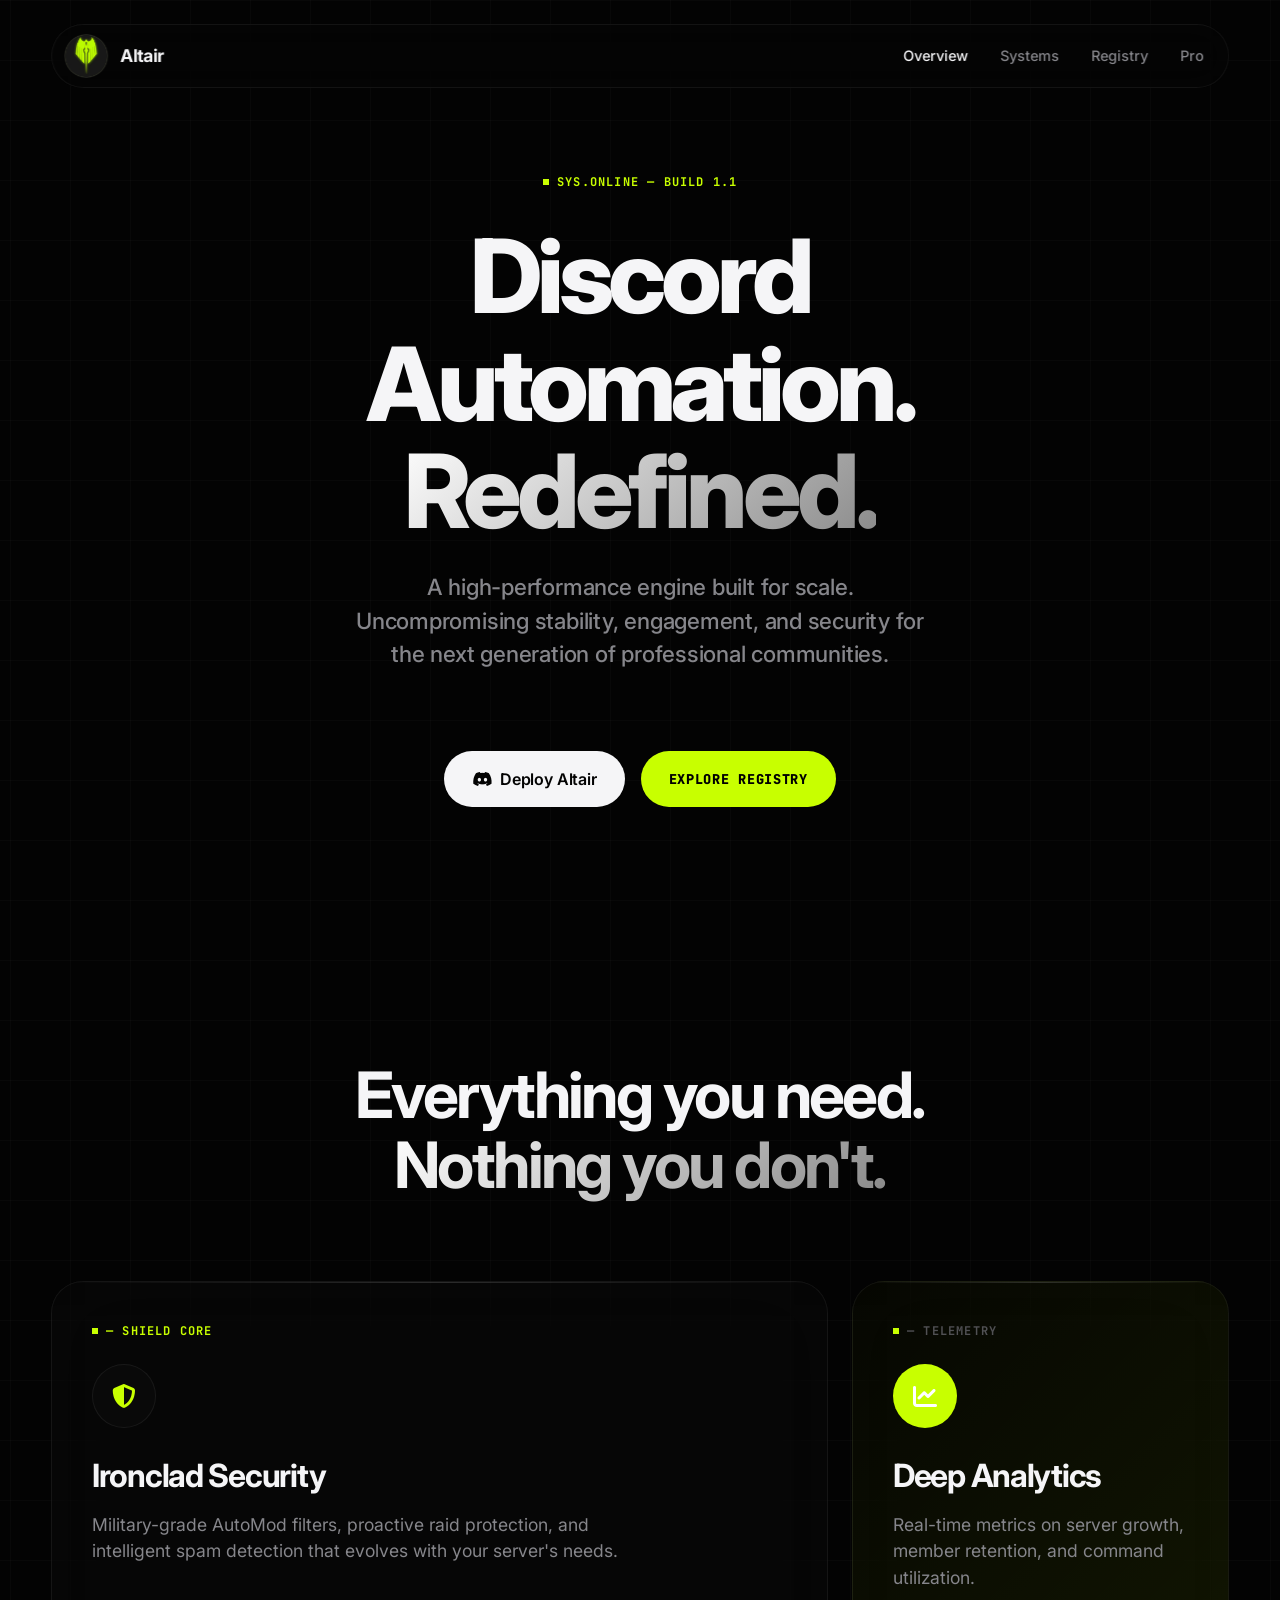
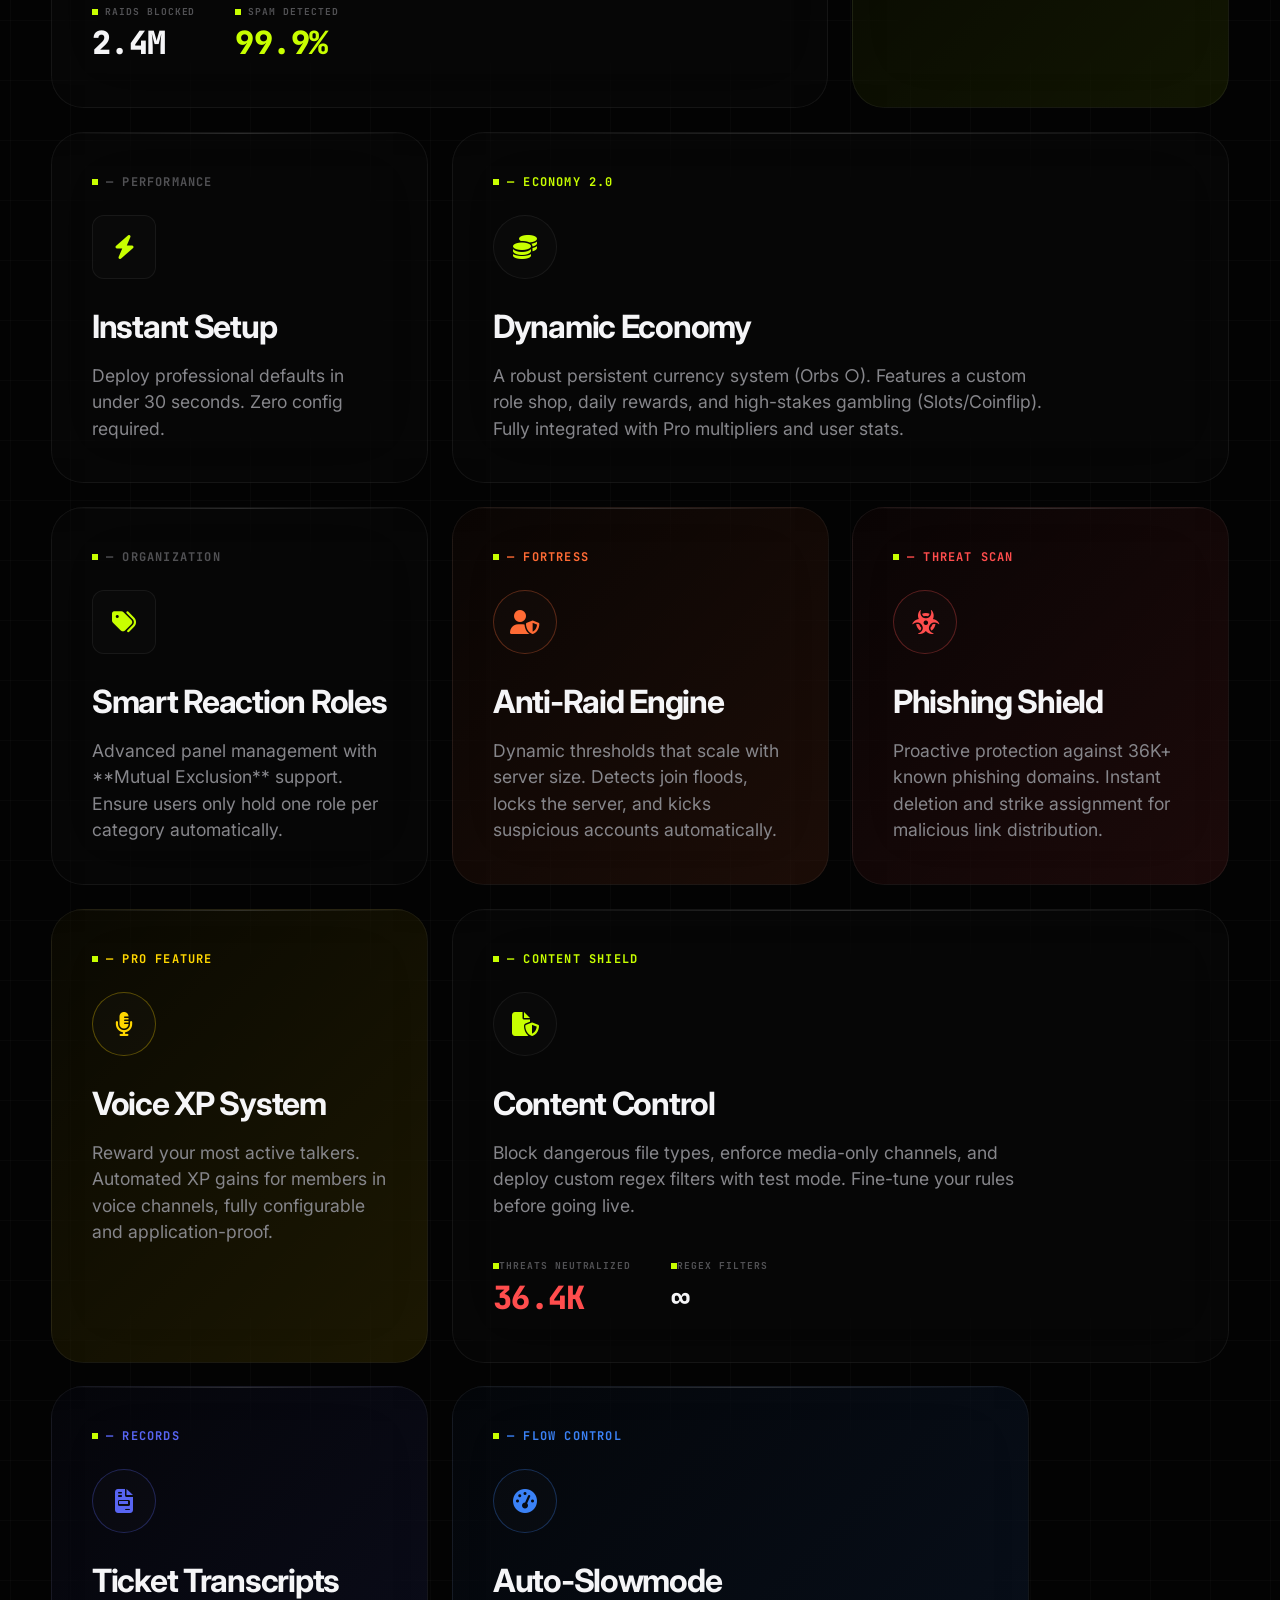
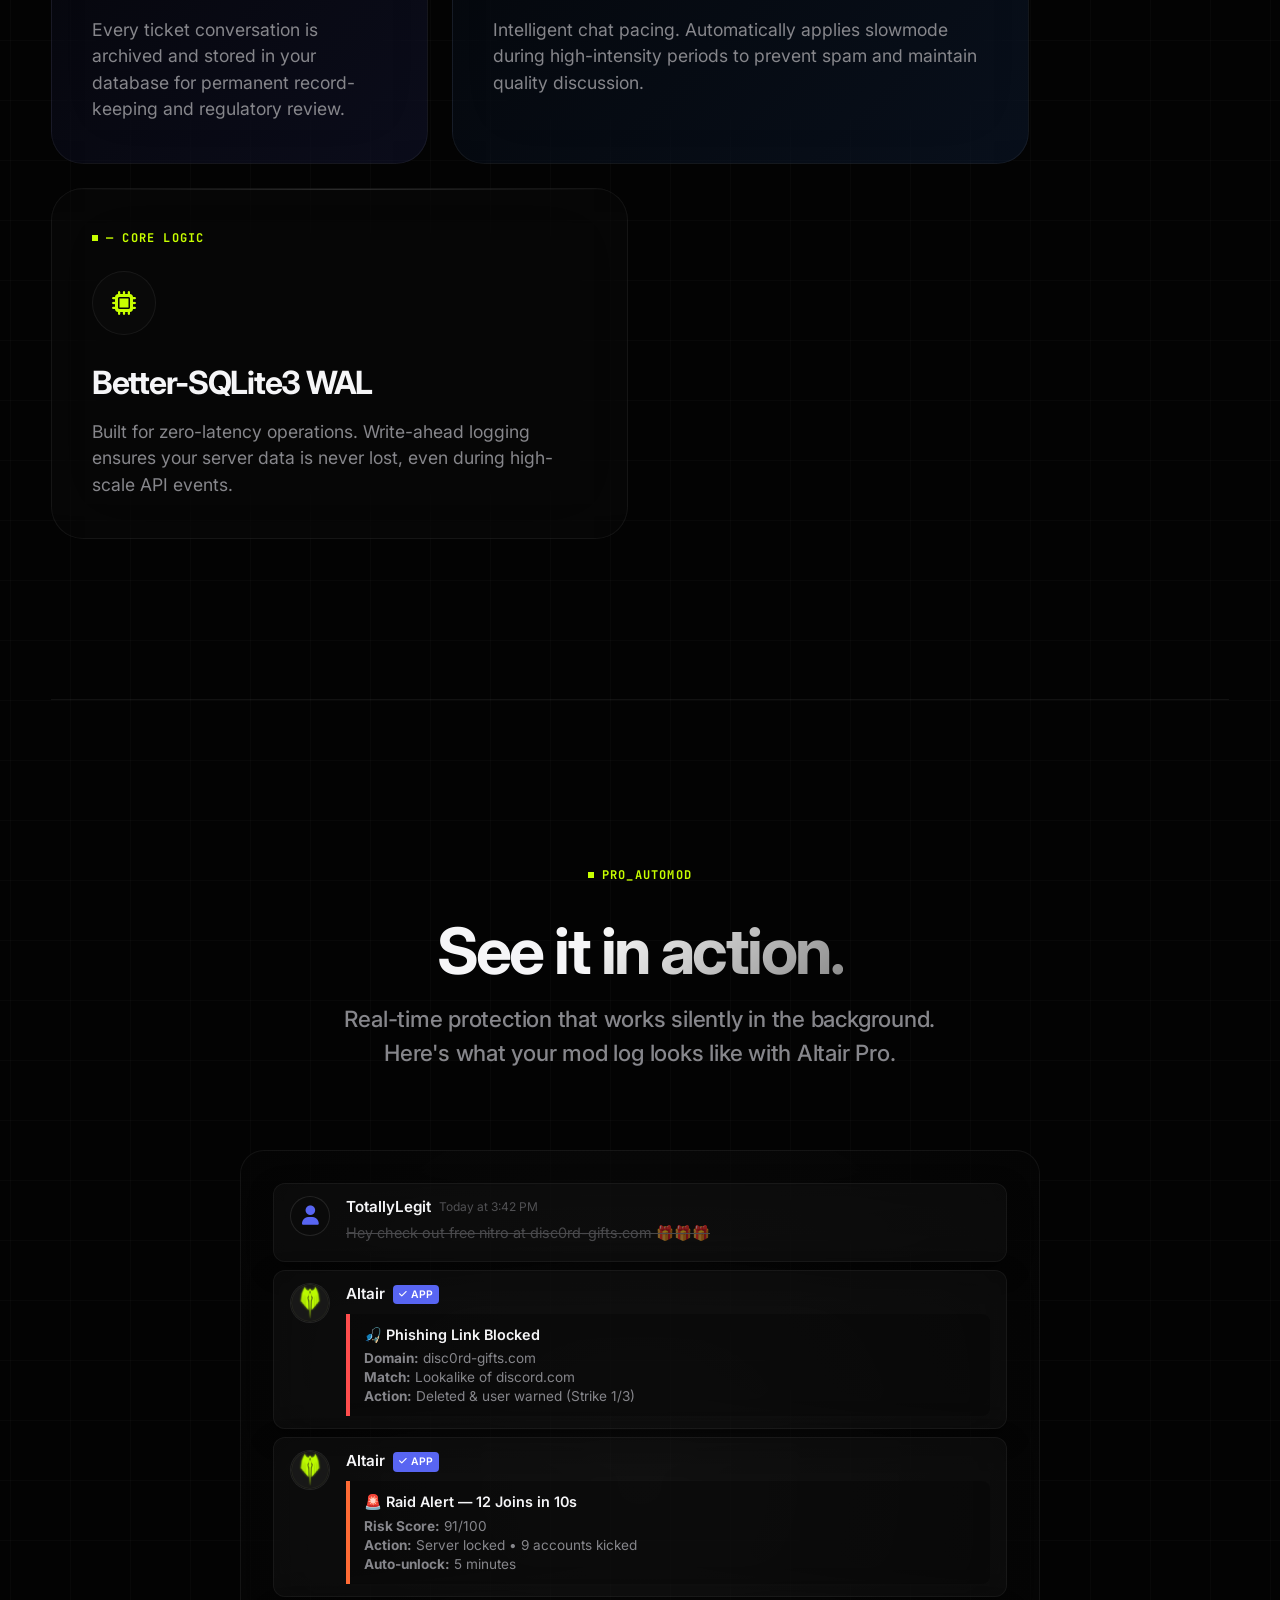
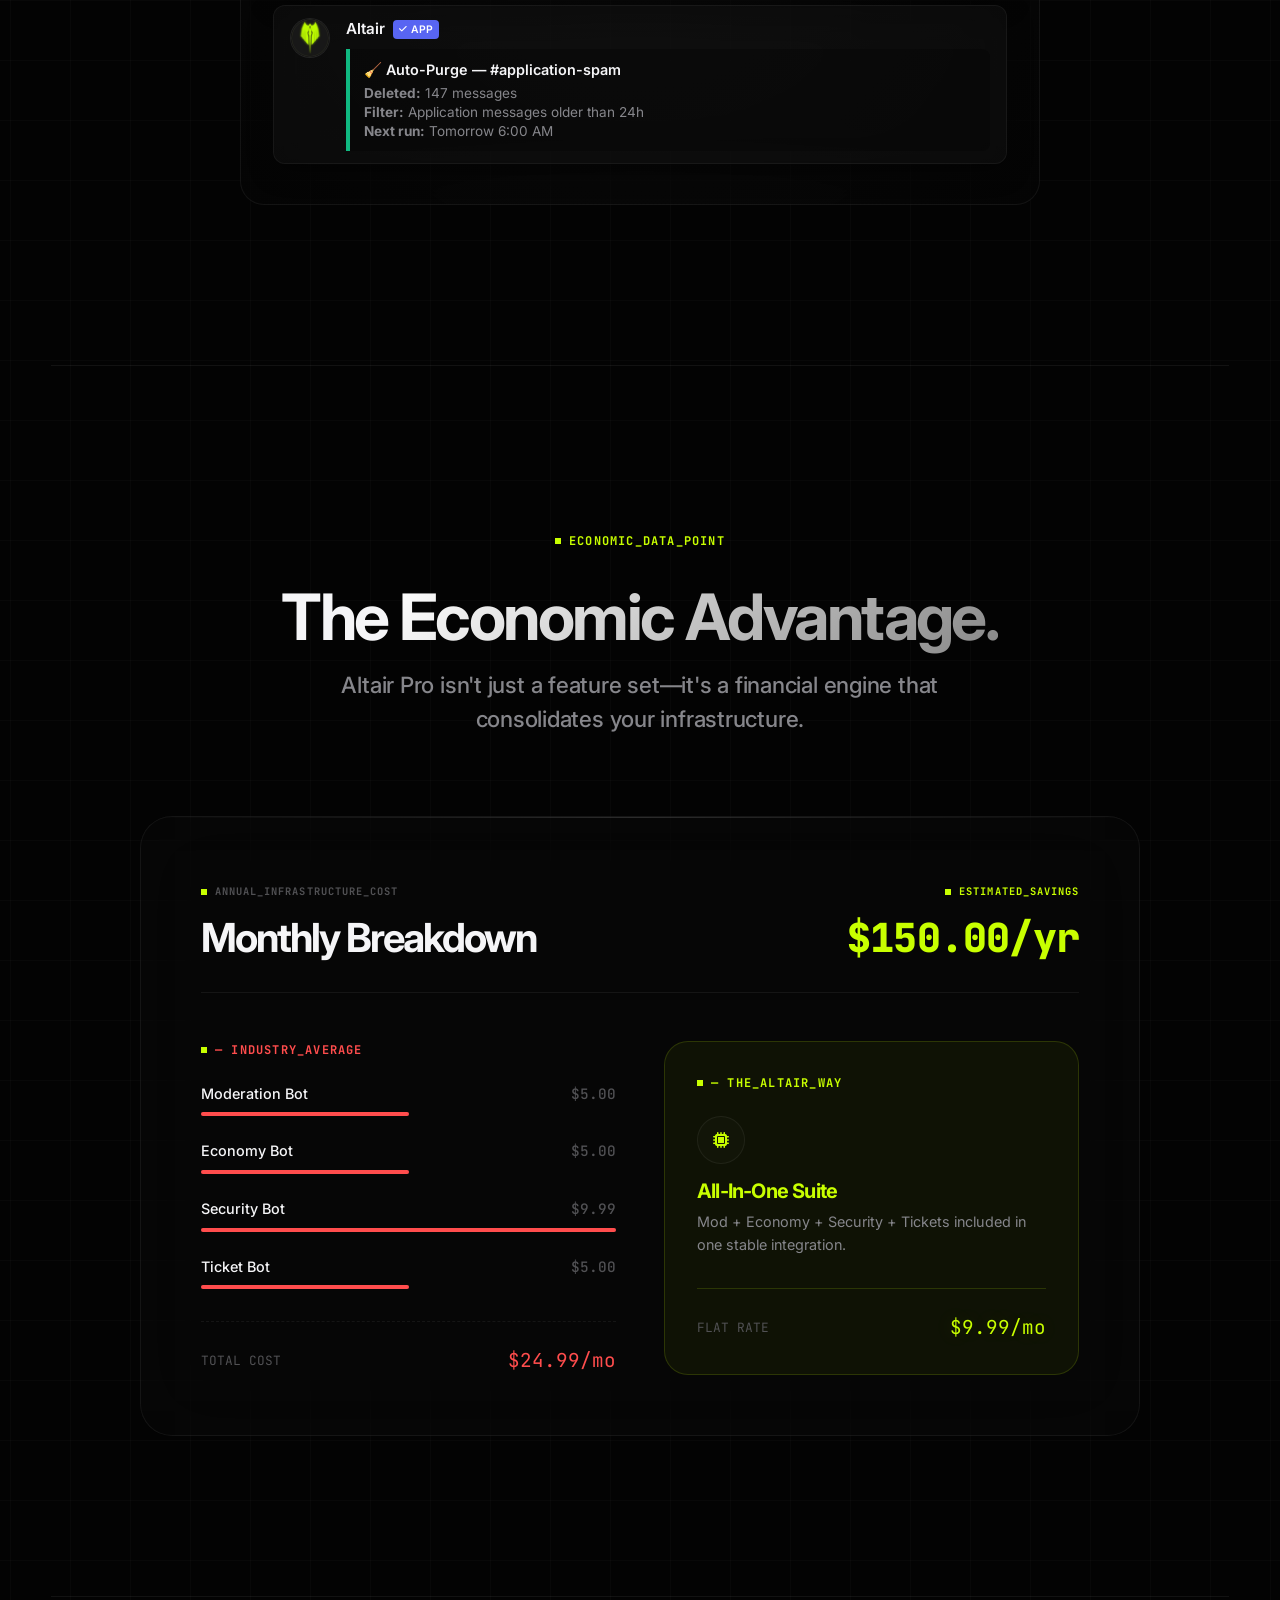
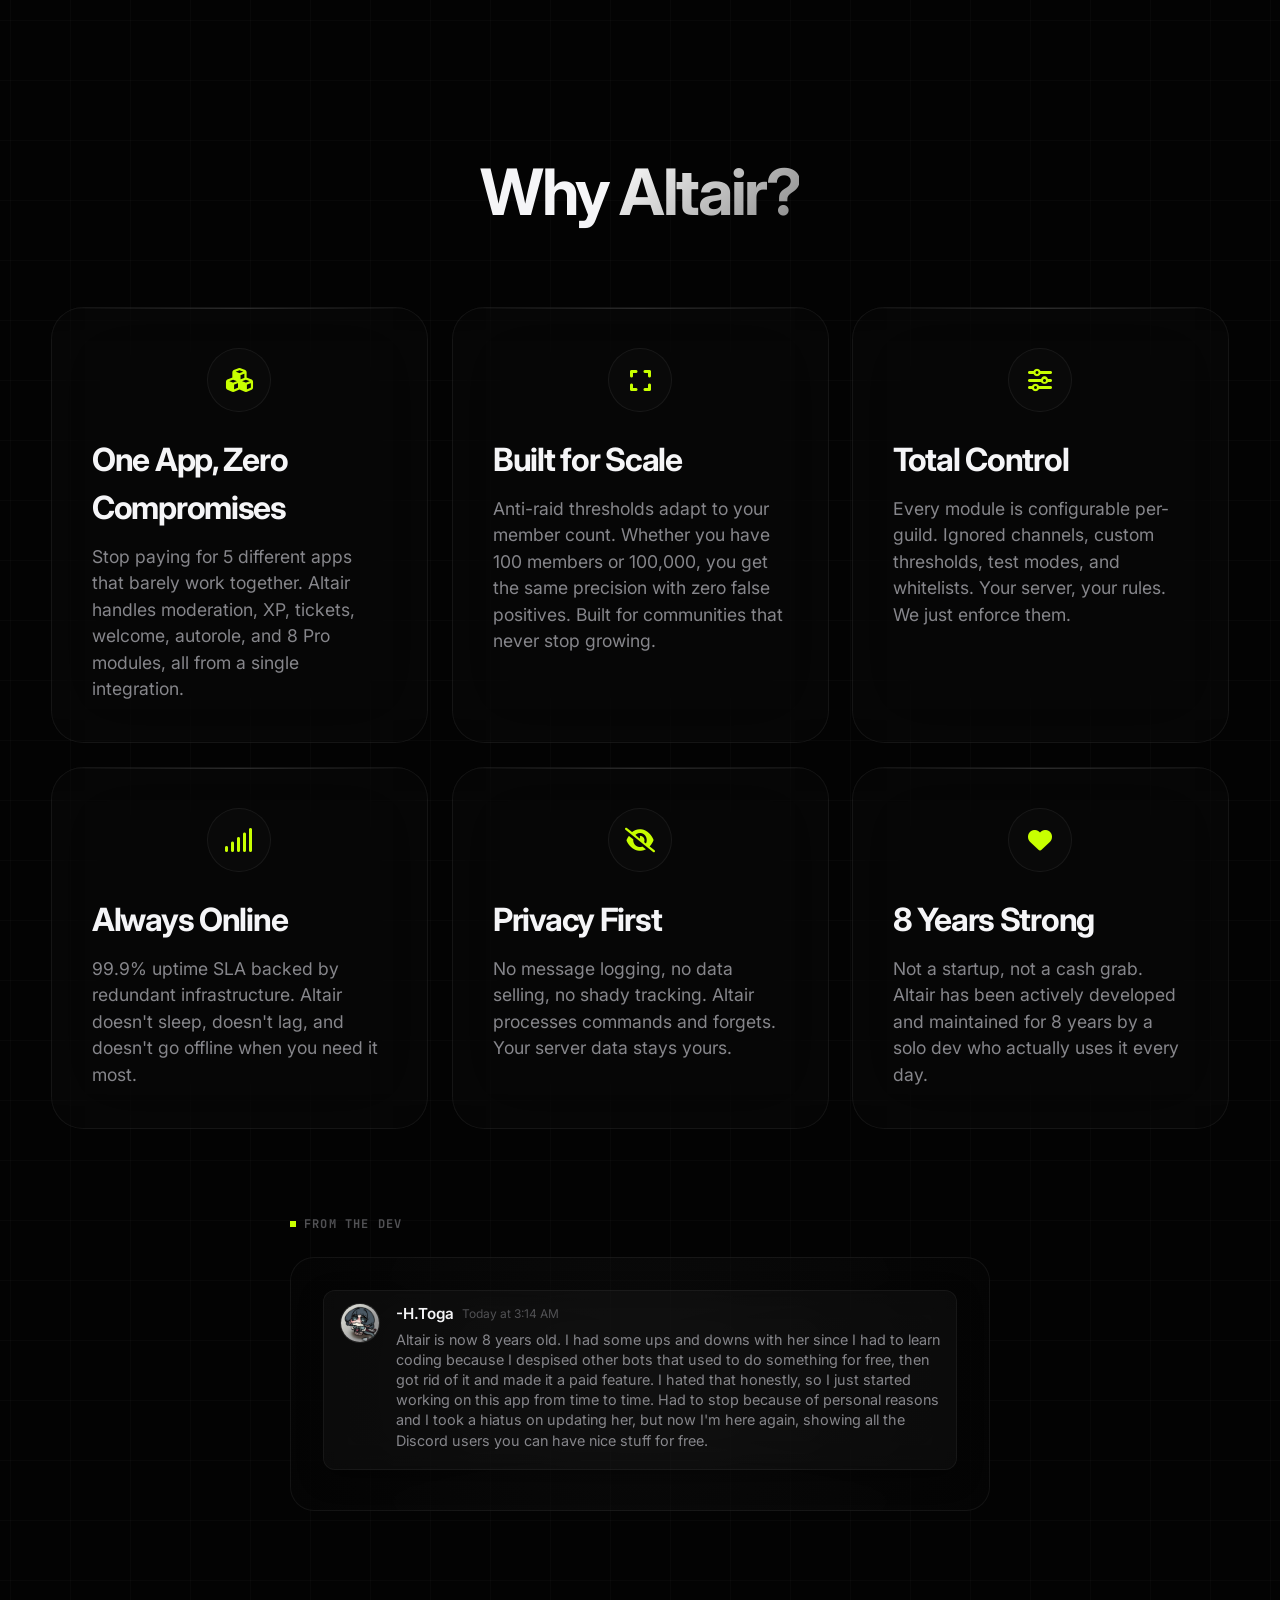
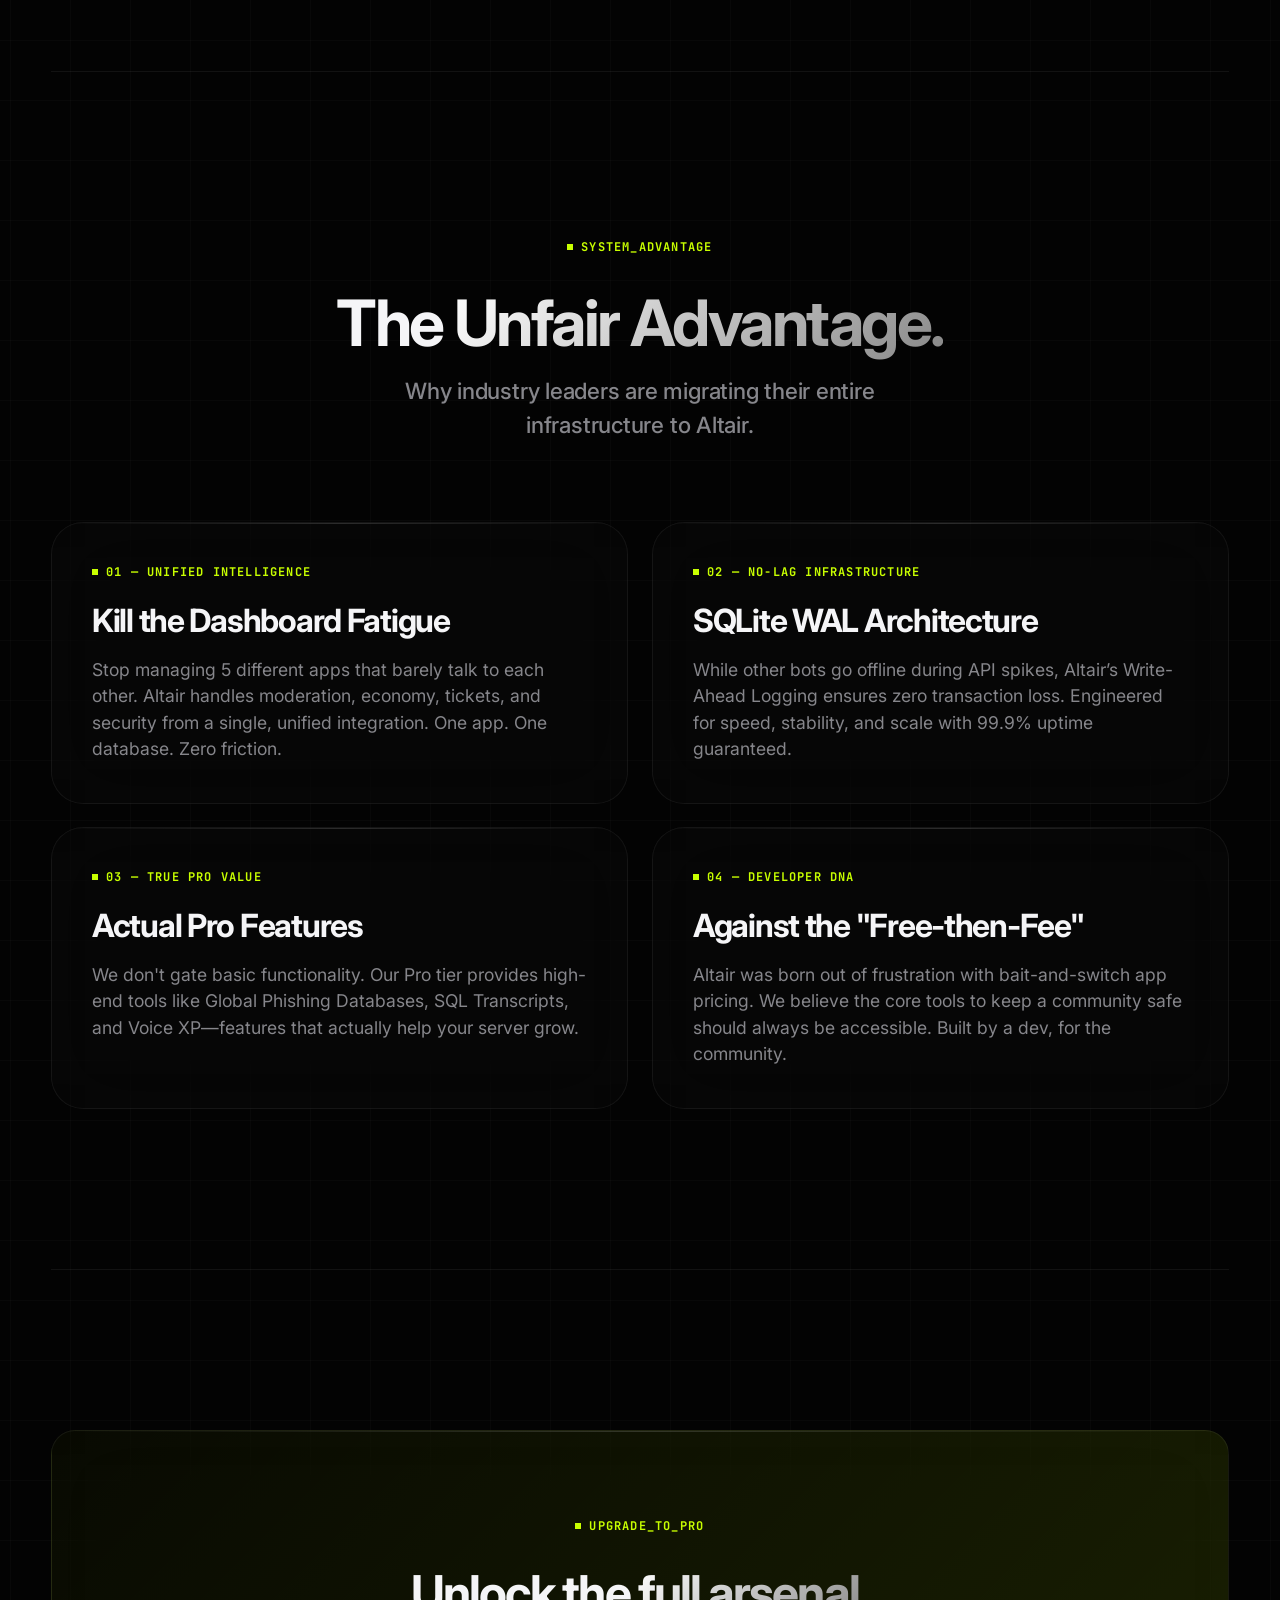
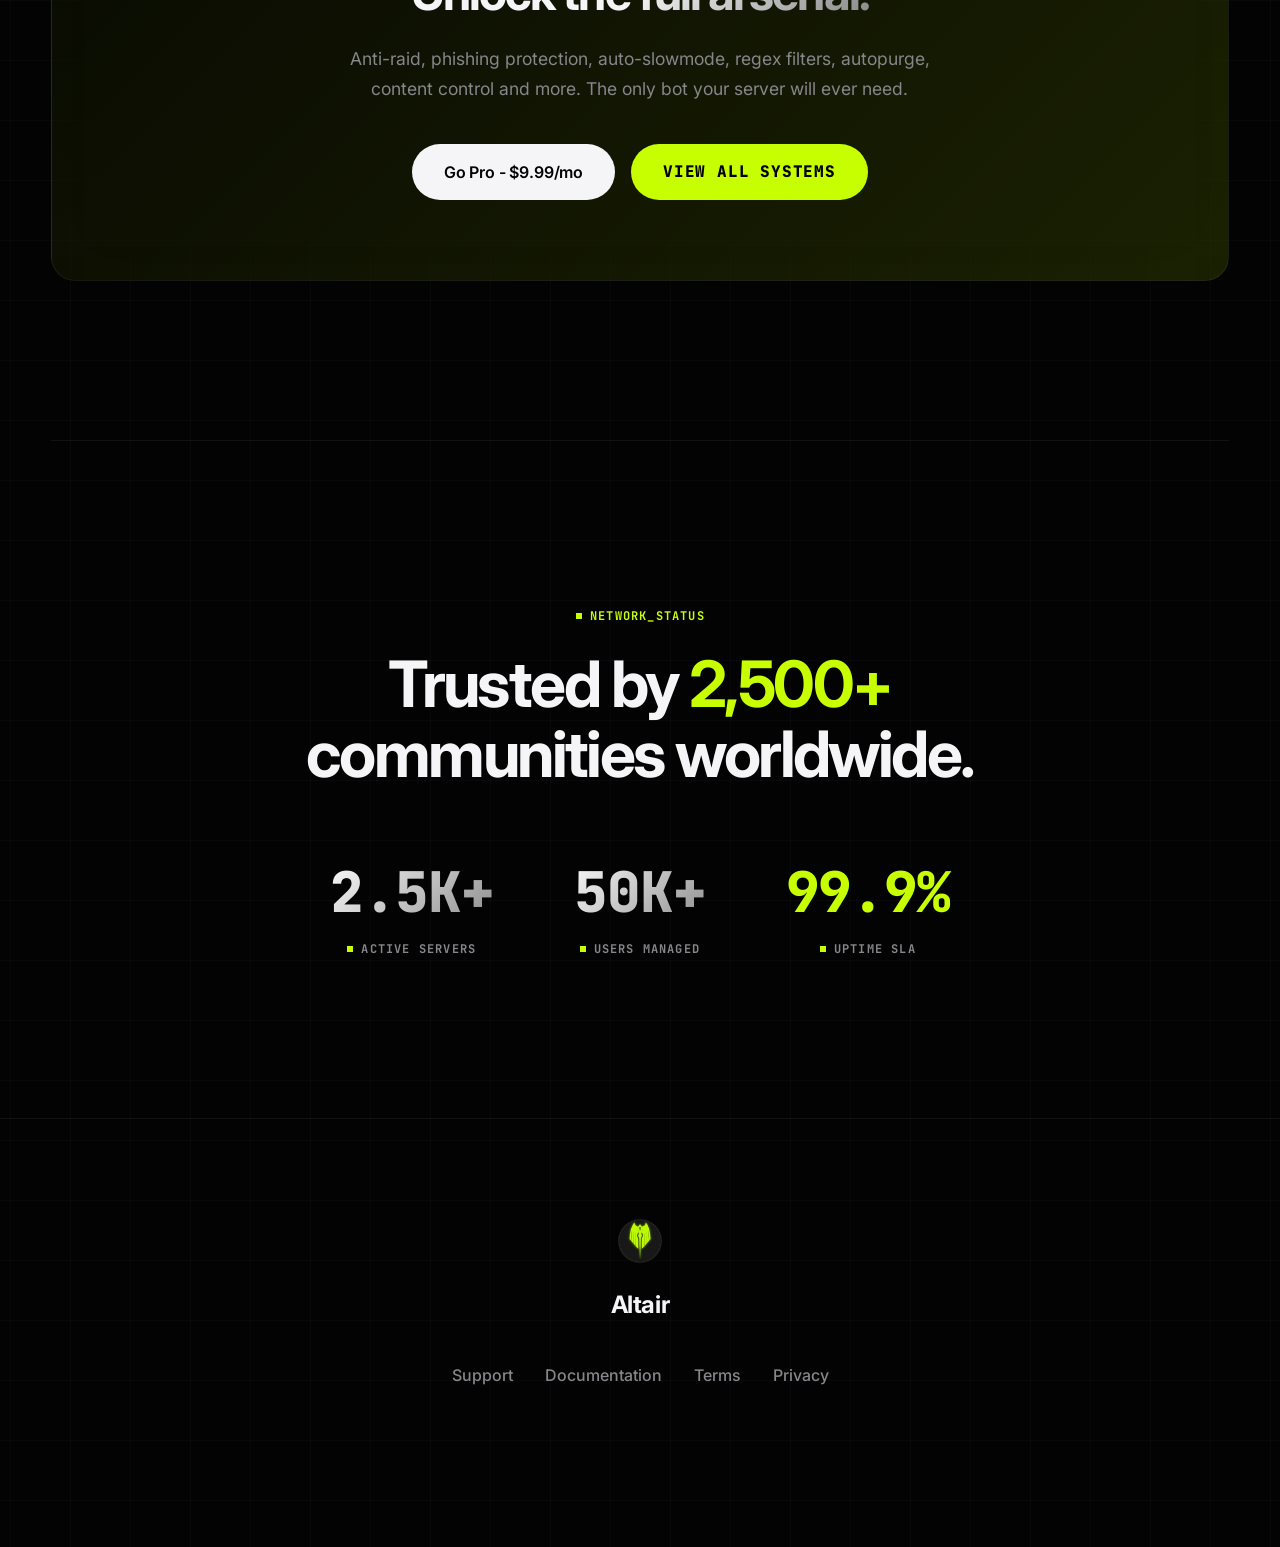
<file: index.html>
<!DOCTYPE html>
<html lang="en">

<head>
    <meta charset="UTF-8">
    <meta name="viewport" content="width=device-width, initial-scale=1.0">
    <title>Altair | The Ultimate Discord Automation Suite</title>
    <link rel="stylesheet" href="css/style.css">
    <link rel="stylesheet" href="css/mobile.css">
    <link rel="stylesheet" href="https://cdnjs.cloudflare.com/ajax/libs/font-awesome/6.4.0/css/all.min.css">
</head>

<body>
    <nav id="navbar">
        <div class="logo">
            <div class="logo-box"><img src="img/altair_logo_v5.png" alt="Altair"
                    style="width:100%;height:100%;object-fit:cover;"></div>
            Altair
        </div>
        <div class="nav-links">
            <a href="index.html" class="active">Overview</a>
            <a href="features.html">Systems</a>
            <a href="commands.html">Registry</a>
            <a href="premium.html">Pro</a>
        </div>
        <div class="menu-toggle" id="mobile-toggle">
            <i class="fas fa-bars"></i>
        </div>
    </nav>

    <header class="hero container">
        <div class="hud-label reveal" style="margin-bottom: 2rem;">SYS.ONLINE &mdash; BUILD 1.1</div>
        <h1 class="hero-title reveal">Discord <br>Automation.<br><span class="text-gradient">Redefined.</span></h1>
        <p class="hero-subtitle reveal">
            A high-performance engine built for scale. Uncompromising stability, engagement, and security for the next
            generation of professional communities.
        </p>
        <div class="hero-btns reveal">
            <a href="https://discord.com/api/oauth2/authorize?client_id=592415939442507776&permissions=8&scope=bot%20applications.commands" class="btn btn-primary"><i class="fab fa-discord"></i> Deploy Altair</a>
            <a href="commands.html" class="btn btn-cyber">Explore Registry</a>
        </div>
    </header>

    <main class="container">
        
        <section class="section-padding">
            <div style="text-align: center; margin-bottom: 80px;" class="reveal">
                <h2 class="section-title">Everything you need.<br><span class="text-gradient">Nothing you don't.</span>
                </h2>
            </div>

            <div class="bento-grid">
                
                <div class="glass bento-item span-8 reveal">
                    <div class="hud-label" style="margin-bottom: 24px;"> &mdash; SHIELD CORE</div>
                    <div class="bento-icon"><i class="fas fa-shield-halved"></i></div>
                    <h3>Ironclad Security</h3>
                    <p style="max-width: 80%;">Military-grade AutoMod filters, proactive raid protection, and
                        intelligent spam detection that evolves with your server's needs.</p>
                    <div style="margin-top: auto; padding-top: 40px; display: flex; gap: 40px;">
                        <div>
                            <div class="hud-label" style="font-size: 0.6rem; color: var(--text-muted); display: block;">
                                RAIDS BLOCKED</div>
                            <div class="hud-value" style="font-size: 2rem; color: var(--text-primary);">2.4M</div>
                        </div>
                        <div>
                            <div class="hud-label" style="font-size: 0.6rem; color: var(--text-muted); display: block;">
                                SPAM DETECTED</div>
                            <div class="hud-value" style="font-size: 2rem; color: var(--green);">99.9%</div>
                        </div>
                    </div>
                </div>

                
                <div class="glass bento-item span-4 reveal"
                    style="background: linear-gradient(135deg, rgba(200,255,0,0.02) 0%, rgba(200,255,0,0.08) 100%);">
                    <div class="hud-label" style="margin-bottom: 24px; color: var(--text-muted);"> &mdash; TELEMETRY
                    </div>
                    <div class="bento-icon" style="color: #fff; background: var(--green); border: none;"><i
                            class="fas fa-chart-line"></i></div>
                    <h3>Deep Analytics</h3>
                    <p>Real-time metrics on server growth, member retention, and command utilization.</p>
                </div>

                
                <div class="glass bento-item span-4 reveal">
                    <div class="hud-label" style="margin-bottom: 24px; color: var(--text-muted);"> &mdash; PERFORMANCE
                    </div>
                    <div class="bento-icon" style="border-radius: 12px;"><i class="fas fa-bolt"></i></div>
                    <h3>Instant Setup</h3>
                    <p>Deploy professional defaults in under 30 seconds. Zero config required.</p>
                </div>

                
                <div class="glass bento-item span-8 reveal">
                    <div class="hud-label" style="margin-bottom: 24px;"> &mdash; ECONOMY 2.0</div>
                    <div class="bento-icon"><i class="fas fa-coins"></i></div>
                    <h3>Dynamic Economy</h3>
                    <p style="max-width: 80%;">A robust persistent currency system (Orbs ○). Features a custom role shop, daily rewards, and high-stakes gambling (Slots/Coinflip). Fully integrated with Pro multipliers and user stats.</p>
                </div>

                
                <div class="glass bento-item span-4 reveal">
                    <div class="hud-label" style="margin-bottom: 24px; color: var(--text-muted);"> &mdash; ORGANIZATION</div>
                    <div class="bento-icon" style="border-radius: 12px;"><i class="fas fa-tags"></i></div>
                    <h3>Smart Reaction Roles</h3>
                    <p>Advanced panel management with **Mutual Exclusion** support. Ensure users only hold one role per category automatically.</p>
                </div>

                
                <div class="glass bento-item span-4 reveal" style="background: linear-gradient(135deg, rgba(255,107,53,0.03) 0%, rgba(255,107,53,0.10) 100%);">
                    <div class="hud-label" style="margin-bottom: 24px; color: #ff6b35;"> &mdash; FORTRESS</div>
                    <div class="bento-icon" style="color: #ff6b35; border-color: rgba(255,107,53,0.3);"><i class="fas fa-user-shield"></i></div>
                    <h3>Anti-Raid Engine</h3>
                    <p>Dynamic thresholds that scale with server size. Detects join floods, locks the server, and kicks suspicious accounts automatically.</p>
                </div>

                <div class="glass bento-item span-4 reveal" style="background: linear-gradient(135deg, rgba(255,77,77,0.03) 0%, rgba(255,77,77,0.10) 100%);">
                    <div class="hud-label" style="margin-bottom: 24px; color: #ff4d4d;"> &mdash; THREAT SCAN</div>
                    <div class="bento-icon" style="color: #ff4d4d; border-color: rgba(255,77,77,0.3);"><i class="fas fa-biohazard"></i></div>
                    <h3>Phishing Shield</h3>
                    <p>Proactive protection against 36K+ known phishing domains. Instant deletion and strike assignment for malicious link distribution.</p>
                </div>

                <div class="glass bento-item span-4 reveal" style="background: linear-gradient(135deg, rgba(255,215,0,0.03) 0%, rgba(255,215,0,0.10) 100%);">
                    <div class="hud-label" style="margin-bottom: 24px; color: #FFD700;"> &mdash; PRO FEATURE</div>
                    <div class="bento-icon" style="color: #FFD700; border-color: rgba(255,215,0,0.3);"><i class="fas fa-microphone-lines"></i></div>
                    <h3>Voice XP System</h3>
                    <p>Reward your most active talkers. Automated XP gains for members in voice channels, fully configurable and application-proof.</p>
                </div>

                
                <div class="glass bento-item span-8 reveal">
                    <div class="hud-label" style="margin-bottom: 24px;"> &mdash; CONTENT SHIELD</div>
                    <div class="bento-icon"><i class="fas fa-file-shield"></i></div>
                    <h3>Content Control</h3>
                    <p style="max-width: 80%;">Block dangerous file types, enforce media-only channels, and deploy custom regex filters with test mode. Fine-tune your rules before going live.</p>
                    <div style="margin-top: auto; padding-top: 40px; display: flex; gap: 40px;">
                        <div>
                            <div class="hud-label" style="font-size: 0.6rem; color: var(--text-muted); display: block;">THREATS NEUTRALIZED</div>
                            <div class="hud-value" style="font-size: 2rem; color: #ff4d4d;">36.4K</div>
                        </div>
                        <div>
                            <div class="hud-label" style="font-size: 0.6rem; color: var(--text-muted); display: block;">REGEX FILTERS</div>
                            <div class="hud-value" style="font-size: 2rem; color: var(--text-primary);">&infin;</div>
                        </div>
                    </div>
                </div>

                <div class="glass bento-item span-4 reveal" style="background: linear-gradient(135deg, rgba(88,101,242,0.03) 0%, rgba(88,101,242,0.1) 100%);">
                    <div class="hud-label" style="margin-bottom: 24px; color: #5865F2;"> &mdash; RECORDS</div>
                    <div class="bento-icon" style="color: #5865F2; border-color: rgba(88,101,242,0.3);"><i class="fas fa-file-invoice"></i></div>
                    <h3>Ticket Transcripts</h3>
                    <p>Every ticket conversation is archived and stored in your database for permanent record-keeping and regulatory review.</p>
                </div>

                
                <div class="glass bento-item span-6 reveal" style="background: linear-gradient(135deg, rgba(59,130,246,0.03) 0%, rgba(59,130,246,0.1) 100%);">
                    <div class="hud-label" style="margin-bottom: 24px; color: #3b82f6;"> &mdash; FLOW CONTROL</div>
                    <div class="bento-icon" style="color: #3b82f6; border-color: rgba(59,130,246,0.3);"><i class="fas fa-gauge-high"></i></div>
                    <h3>Auto-Slowmode</h3>
                    <p>Intelligent chat pacing. Automatically applies slowmode during high-intensity periods to prevent spam and maintain quality discussion.</p>
                </div>

                <div class="glass bento-item span-6 reveal">
                    <div class="hud-label" style="margin-bottom: 24px;"> &mdash; CORE LOGIC</div>
                    <div class="bento-icon"><i class="fas fa-microchip"></i></div>
                    <h3>Better-SQLite3 WAL</h3>
                    <p>Built for zero-latency operations. Write-ahead logging ensures your server data is never lost, even during high-scale API events.</p>
                </div>
            </div>
        </section>

        <!-- PRO AUTOMOD SHOWCASE -->
        <section class="section-padding" style="border-top: 1px solid var(--glass-border);">
            <div style="text-align: center; margin-bottom: 80px;" class="reveal">
                <div class="hud-label" style="margin-bottom: 2rem;">PRO_AUTOMOD</div>
                <h2 class="section-title">See it <span class="text-gradient">in action.</span></h2>
                <p class="hero-subtitle" style="max-width: 600px; margin: 0 auto;">Real-time protection that works
                    silently in the background. Here's what your mod log looks like with Altair Pro.</p>
            </div>
            <div style="max-width: 800px; margin: 0 auto;">
                <div class="bubble-container reveal" style="min-height: auto; padding: 2rem;">
                    <div class="discord-msg">
                        <div class="discord-avatar" style="color: #5865F2;"><i class="fas fa-user"></i></div>
                        <div class="discord-msg-content">
                            <div class="discord-header">
                                <span class="discord-username">TotallyLegit</span>
                                <span class="discord-time">Today at 3:42 PM</span>
                            </div>
                            <div class="discord-text" style="text-decoration: line-through; opacity: 0.5;">Hey check out
                                free nitro at disc0rd-gifts.com &#127873;&#127873;&#127873;</div>
                        </div>
                    </div>
                    <div class="discord-msg">
                        <div class="discord-avatar" style="padding: 0; overflow: hidden;">
                            <img src="img/altair_logo_v5.png" alt="Altair"
                                style="width:100%;height:100%;object-fit:cover;">
                        </div>
                        <div class="discord-msg-content">
                            <div class="discord-header">
                                <span class="discord-username">Altair</span>
                                <span class="discord-bot-tag"><i class="fas fa-check"></i> APP</span>
                            </div>
                            <div class="discord-embed" style="border-left-color: #ff4d4d;">
                                <div class="discord-embed-title">&#127907; Phishing Link Blocked</div>
                                <div class="discord-embed-desc"><strong>Domain:</strong>
                                    disc0rd-gifts.com<br><strong>Match:</strong> Lookalike of
                                    discord.com<br><strong>Action:</strong> Deleted &amp; user warned (Strike 1/3)</div>
                            </div>
                        </div>
                    </div>
                    <div class="discord-msg">
                        <div class="discord-avatar" style="padding: 0; overflow: hidden;">
                            <img src="img/altair_logo_v5.png" alt="Altair"
                                style="width:100%;height:100%;object-fit:cover;">
                        </div>
                        <div class="discord-msg-content">
                            <div class="discord-header">
                                <span class="discord-username">Altair</span>
                                <span class="discord-bot-tag"><i class="fas fa-check"></i> APP</span>
                            </div>
                            <div class="discord-embed" style="border-left-color: #ff6b35;">
                                <div class="discord-embed-title">&#128680; Raid Alert &mdash; 12 Joins in 10s</div>
                                <div class="discord-embed-desc"><strong>Risk Score:</strong>
                                    91/100<br><strong>Action:</strong> Server locked &bull; 9 accounts
                                    kicked<br><strong>Auto-unlock:</strong> 5 minutes</div>
                            </div>
                        </div>
                    </div>
                    <div class="discord-msg">
                        <div class="discord-avatar" style="padding: 0; overflow: hidden;">
                            <img src="img/altair_logo_v5.png" alt="Altair"
                                style="width:100%;height:100%;object-fit:cover;">
                        </div>
                        <div class="discord-msg-content">
                            <div class="discord-header">
                                <span class="discord-username">Altair</span>
                                <span class="discord-bot-tag"><i class="fas fa-check"></i> APP</span>
                            </div>
                            <div class="discord-embed" style="border-left-color: #10b981;">
                                <div class="discord-embed-title">&#129529; Auto-Purge &mdash; #application-spam</div>
                                <div class="discord-embed-desc"><strong>Deleted:</strong> 147
                                    messages<br><strong>Filter:</strong> Application messages older than 24h<br><strong>Next
                                        run:</strong> Tomorrow 6:00 AM</div>
                            </div>
                        </div>
                    </div>
                </div>
            </div>
        </section>

        <!-- PRICE COMPARISON CHART -->
        <section class="section-padding" style="border-top: 1px solid var(--glass-border);">
            <div style="text-align: center; margin-bottom: 80px;" class="reveal">
                <div class="hud-label" style="margin-bottom: 2rem; color: var(--green);">ECONOMIC_DATA_POINT</div>
                <h2 class="section-title">The <span class="text-gradient">Economic Advantage.</span></h2>
                <p class="hero-subtitle">Altair Pro isn't just a feature set—it's a financial engine that consolidates your infrastructure.</p>
            </div>

            <div class="glass reveal" style="max-width: 1000px; margin: 0 auto; padding: 60px;">
                <div class="comparison-header" style="display: flex; justify-content: space-between; align-items: flex-end; margin-bottom: 48px; border-bottom: 1px solid var(--glass-border); padding-bottom: 24px;">
                    <div>
                        <div class="hud-label" style="font-size: 0.65rem; color: var(--text-muted); margin-bottom: 8px;">ANNUAL_INFRASTRUCTURE_COST</div>
                        <h3 style="font-size: 2.5rem; letter-spacing: -0.05em;">Monthly Breakdown</h3>
                    </div>
                    <div style="text-align: right;">
                        <div class="hud-label" style="font-size: 0.65rem; color: var(--green); margin-bottom: 8px;">ESTIMATED_SAVINGS</div>
                        <div class="hud-value text-green" style="font-size: 2.5rem;">$150.00/yr</div>
                    </div>
                </div>

                <div class="comparison-grid">
                    <!-- Other Bots Stack -->
                    <div class="comparison-column stack-column">
                        <div class="hud-label" style="margin-bottom: 24px; color: #ff4d4d;"> &mdash; INDUSTRY_AVERAGE</div>
                        <div class="stack-item">
                            <div class="stack-info">
                                <span class="stack-name">Moderation Bot</span>
                                <span class="stack-price">$5.00</span>
                            </div>
                            <div class="stack-bar" style="width: 50%;"></div>
                        </div>
                        <div class="stack-item">
                            <div class="stack-info">
                                <span class="stack-name">Economy Bot</span>
                                <span class="stack-price">$5.00</span>
                            </div>
                            <div class="stack-bar" style="width: 50%;"></div>
                        </div>
                        <div class="stack-item">
                            <div class="stack-info">
                                <span class="stack-name">Security Bot</span>
                                <span class="stack-price">$9.99</span>
                            </div>
                            <div class="stack-bar" style="width: 100%;"></div>
                        </div>
                        <div class="stack-item" style="margin-bottom: 0;">
                            <div class="stack-info">
                                <span class="stack-name">Ticket Bot</span>
                                <span class="stack-price">$5.00</span>
                            </div>
                            <div class="stack-bar" style="width: 50%;"></div>
                        </div>
                        <div class="total-row" style="margin-top: 32px; padding-top: 24px; border-top: 1px dashed var(--glass-border);">
                            <span style="color: var(--text-muted); font-family: var(--font-mono); font-size: 0.8rem;">TOTAL COST</span>
                            <span style="font-family: var(--font-mono); font-size: 1.2rem; color: #ff4d4d;">$24.99/mo</span>
                        </div>
                    </div>

                    <!-- Altair Pro -->
                    <div class="comparison-column altair-column" style="background: var(--green-dim); border: 1px solid var(--green-glow); border-radius: var(--radius-md); padding: 32px;">
                        <div class="hud-label" style="margin-bottom: 24px; color: var(--green);"> &mdash; THE_ALTAIR_WAY</div>
                        <div class="altair-item active">
                            <div class="bento-icon" style="width: 48px; height: 48px; font-size: 1rem; margin-bottom: 12px;"><i class="fas fa-microchip"></i></div>
                            <h4>All-In-One Suite</h4>
                            <p style="font-size: 0.9rem; margin-top: 4px;">Mod + Economy + Security + Tickets included in one stable integration.</p>
                        </div>
                        <div class="total-row" style="margin-top: auto; padding-top: 24px; border-top: 1px solid var(--green-glow);">
                            <span style="color: var(--text-muted); font-family: var(--font-mono); font-size: 0.8rem;">FLAT RATE</span>
                            <span style="font-family: var(--font-mono); font-size: 1.2rem; color: var(--green);">$9.99/mo</span>
                        </div>
                    </div>
                </div>
            </div>
        </section>

        <!-- WHY ALTAIR SECTION -->
        <section class="section-padding" style="border-top: 1px solid var(--glass-border);">
            <div style="text-align: center; margin-bottom: 80px;" class="reveal">
                <h2 class="section-title">Why <span class="text-gradient">Altair?</span></h2>
            </div>
            <div class="bento-grid">
                <div class="glass bento-item reveal span-4">
                    <div class="bento-icon" style="margin: 0 auto 24px;"><i class="fas fa-cubes"></i></div>
                    <h3>One App, Zero Compromises</h3>
                    <p>Stop paying for 5 different apps that barely work together. Altair handles moderation, XP, tickets, welcome, autorole, and 8 Pro modules, all from a single integration.</p>
                </div>
                <div class="glass bento-item reveal span-4">
                    <div class="bento-icon" style="margin: 0 auto 24px;"><i class="fas fa-expand"></i></div>
                    <h3>Built for Scale</h3>
                    <p>Anti-raid thresholds adapt to your member count. Whether you have 100 members or 100,000, you get the same precision with zero false positives. Built for communities that never stop growing.</p>
                </div>
                <div class="glass bento-item reveal span-4">
                    <div class="bento-icon" style="margin: 0 auto 24px;"><i class="fas fa-sliders"></i></div>
                    <h3>Total Control</h3>
                    <p>Every module is configurable per-guild. Ignored channels, custom thresholds, test modes, and whitelists. Your server, your rules. We just enforce them.</p>
                </div>
                <div class="glass bento-item reveal span-4">
                    <div class="bento-icon" style="margin: 0 auto 24px;"><i class="fas fa-signal"></i></div>
                    <h3>Always Online</h3>
                    <p>99.9% uptime SLA backed by redundant infrastructure. Altair doesn't sleep, doesn't lag, and doesn't go offline when you need it most.</p>
                </div>
                <div class="glass bento-item reveal span-4">
                    <div class="bento-icon" style="margin: 0 auto 24px;"><i class="fas fa-eye-slash"></i></div>
                    <h3>Privacy First</h3>
                    <p>No message logging, no data selling, no shady tracking. Altair processes commands and forgets. Your server data stays yours.</p>
                </div>
                <div class="glass bento-item reveal span-4">
                    <div class="bento-icon" style="margin: 0 auto 24px;"><i class="fas fa-heart"></i></div>
                    <h3>8 Years Strong</h3>
                    <p>Not a startup, not a cash grab. Altair has been actively developed and maintained for 8 years by a solo dev who actually uses it every day.</p>
                </div>
            </div>

            <!-- Developer Quote -->
            <div class="reveal" style="max-width: 700px; margin: 80px auto 0;">
                <div class="hud-label" style="text-align: center; margin-bottom: 24px; color: var(--text-muted);">FROM
                    THE DEV</div>
                <div class="bubble-container" style="min-height: auto; padding: 2rem;">
                    <div class="discord-msg">
                        <div class="discord-avatar" style="padding: 0; overflow: hidden;">
                            <img src="img/dev_pic.jpg" alt="-H.Toga" style="width:100%;height:100%;object-fit:cover;">
                        </div>
                        <div class="discord-msg-content">
                            <div class="discord-header">
                                <span class="discord-username">-H.Toga</span>
                                <span class="discord-time">Today at 3:14 AM</span>
                            </div>
                            <div class="discord-text">Altair is now 8 years old. I had some ups and downs with her since
                                I had to learn coding because I despised other bots that used to do something for free,
                                then got rid of it and made it a paid feature. I hated that honestly, so I just started
                                working on this app from time to time. Had to stop because of personal reasons and I
                                took a hiatus on updating her, but now I'm here again, showing all the Discord users you
                                can have nice stuff for free.</div>
                        </div>
                    </div>
                </div>
            </div>
        </section>

        <!-- THE QUOTIENT SECTION -->
        <section class="section-padding" style="border-top: 1px solid var(--glass-border);">
            <div style="text-align: center; margin-bottom: 80px;" class="reveal">
                <div class="hud-label" style="margin-bottom: 2rem; color: var(--green);">SYSTEM_ADVANTAGE</div>
                <h2 class="section-title">The <span class="text-gradient">Unfair Advantage.</span></h2>
                <p class="hero-subtitle">Why industry leaders are migrating their entire infrastructure to Altair.</p>
            </div>
            
            <div class="bento-grid">
                <div class="glass bento-item reveal span-6">
                    <div class="hud-label" style="margin-bottom: 16px;">01 &mdash; UNIFIED INTELLIGENCE</div>
                    <h3>Kill the Dashboard Fatigue</h3>
                    <p>Stop managing 5 different apps that barely talk to each other. Altair handles moderation, economy, tickets, and security from a single, unified integration. One app. One database. Zero friction.</p>
                </div>
                
                <div class="glass bento-item reveal span-6">
                    <div class="hud-label" style="margin-bottom: 16px;">02 &mdash; NO-LAG INFRASTRUCTURE</div>
                    <h3>SQLite WAL Architecture</h3>
                    <p>While other bots go offline during API spikes, Altair’s Write-Ahead Logging ensures zero transaction loss. Engineered for speed, stability, and scale with 99.9% uptime guaranteed.</p>
                </div>
                
                <div class="glass bento-item reveal span-6">
                    <div class="hud-label" style="margin-bottom: 16px;">03 &mdash; TRUE PRO VALUE</div>
                    <h3>Actual Pro Features</h3>
                    <p>We don't gate basic functionality. Our Pro tier provides high-end tools like Global Phishing Databases, SQL Transcripts, and Voice XP—features that actually help your server grow.</p>
                </div>
                
                <div class="glass bento-item reveal span-6">
                    <div class="hud-label" style="margin-bottom: 16px;">04 &mdash; DEVELOPER DNA</div>
                    <h3>Against the "Free-then-Fee"</h3>
                    <p>Altair was born out of frustration with bait-and-switch app pricing. We believe the core tools to keep a community safe should always be accessible. Built by a dev, for the community.</p>
                </div>
            </div>
        </section>

        <!-- PRO CTA BANNER -->
        <section class="section-padding" style="border-top: 1px solid var(--glass-border);">
            <div class="glass reveal"
                style="padding: 80px 60px; border-radius: var(--radius-md); text-align: center; background: linear-gradient(135deg, rgba(200,255,0,0.03) 0%, rgba(200,255,0,0.12) 100%); border: 1px solid rgba(200,255,0,0.15);">
                <div class="hud-label" style="margin-bottom: 2rem; color: var(--green);">UPGRADE_TO_PRO</div>
                <h2 class="section-title" style="font-size: clamp(2rem, 4vw, 3rem);">Unlock the <span
                        class="text-gradient">full arsenal.</span></h2>
                <p
                    style="max-width: 600px; margin: 24px auto 40px; color: var(--text-secondary); font-size: 1.1rem; line-height: 1.7;">
                    Anti-raid, phishing protection, auto-slowmode, regex filters, autopurge, content control and more.
                    The only bot your server will ever need.</p>
                <div style="display: flex; justify-content: center; gap: 16px;">
                    <a href="premium.html" class="btn btn-primary" style="font-size: 1rem; padding: 14px 32px;">Go Pro
                        - $9.99/mo</a>
                    <a href="features.html" class="btn btn-cyber" style="font-size: 1rem; padding: 14px 32px;">View All
                        Systems</a>
                </div>
            </div>
        </section>

        <!-- STATS SECTION -->
        <section class="section-padding" style="border-top: 1px solid var(--glass-border); text-align: center;">
            <p class="hud-label reveal">NETWORK_STATUS</p>
            <h2 class="section-title reveal" style="margin-top: 24px;">Trusted by <span
                    class="text-green">2,500+</span><br>communities worldwide.</h2>

            <div style="display: flex; justify-content: center; gap: 80px; margin-top: 60px;" class="reveal">
                <div>
                    <div class="hud-value text-gradient" style="font-size: 3.5rem;">2.5K+</div>
                    <div class="hud-label" style="color: var(--text-secondary);">ACTIVE SERVERS</div>
                </div>
                <div>
                    <div class="hud-value text-gradient" style="font-size: 3.5rem;">50K+</div>
                    <div class="hud-label" style="color: var(--text-secondary);">USERS MANAGED</div>
                </div>
                <div>
                    <div class="hud-value text-green" style="font-size: 3.5rem;">99.9%</div>
                    <div class="hud-label" style="color: var(--text-secondary);">UPTIME SLA</div>
                </div>
            </div>
        </section>
    </main>

    <footer style="padding: 100px 4vw 160px; border-top: 1px solid var(--glass-border); text-align: center;">
        <div class="logo-box" style="margin: 0 auto 24px;"><img src="img/altair_logo_v5.png" alt="Altair"
                style="width:100%;height:100%;object-fit:cover;"></div>
        <h2 style="font-size: 1.5rem; letter-spacing: -0.02em; margin-bottom: 40px;">Altair</h2>
        <div style="display: flex; justify-content: center; gap: 32px; font-weight: 500;">
            <a href="support.html" style="color: var(--text-secondary); transition: color 0.3s;">Support</a>
            <a href="docs.html" style="color: var(--text-secondary); transition: color 0.3s;">Documentation</a>
            <a href="tos.html" style="color: var(--text-secondary); transition: color 0.3s;">Terms</a>
            <a href="privacy.html" style="color: var(--text-secondary); transition: color 0.3s;">Privacy</a>
        </div>
    </footer>

    
    </div>

    
    <button id="back-to-top" class="glass">
        <i class="fas fa-arrow-up"></i>
    </button>

    <script src="js/auth.js"></script>
    <script>
        
        const nav = document.getElementById('navbar');
        if (nav) {
            window.addEventListener('scroll', () => {
                const scrollY = window.scrollY;
                const threshold = 100;
                const progress = Math.min(scrollY / threshold, 1);

                const currentVW = window.innerWidth;
                const dynamicMaxW = 1200 + (progress * (currentVW - 1200));

                nav.style.setProperty('--nav-top', `${24 - (progress * 24)}px`);
                nav.style.setProperty('--nav-w', `${92 + (progress * 8)}%`);
                nav.style.setProperty('--nav-radius', `${100 - (progress * 100)}px`);
                nav.style.setProperty('--nav-bg', `rgba(5, 5, 5, ${0.6 + (progress * 0.3)})`);
                nav.style.setProperty('--nav-max-w', `${dynamicMaxW}px`);

                if (progress > 0) {
                    nav.style.setProperty('--nav-border', 'rgba(255, 255, 255, 0.08)');
                    nav.style.borderBottom = '1px solid rgba(255, 255, 255, 0.1)';
                } else {
                    nav.style.setProperty('--nav-border', 'var(--glass-border)');
                    nav.style.borderBottom = '1px solid var(--glass-border)';
                }
            });
        }

        // Ready
    </script>
</body>

</html>
</file>
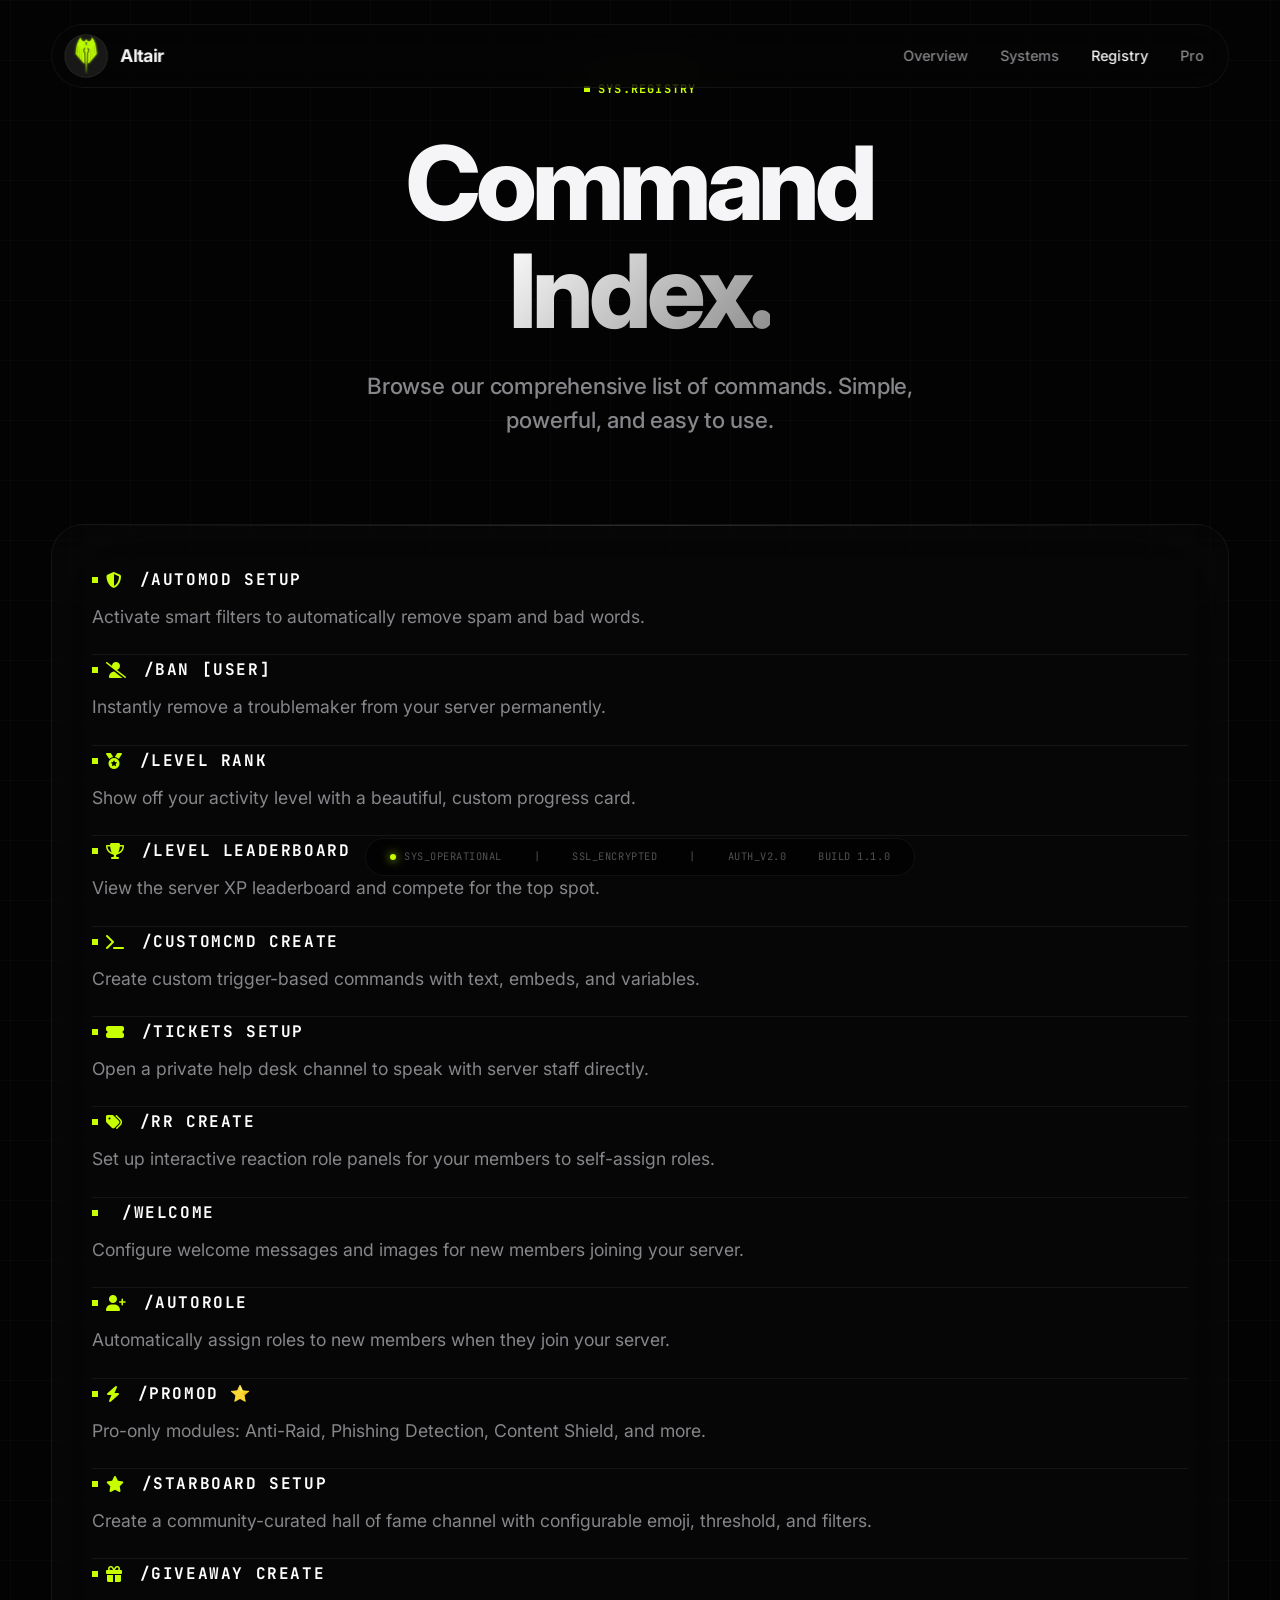
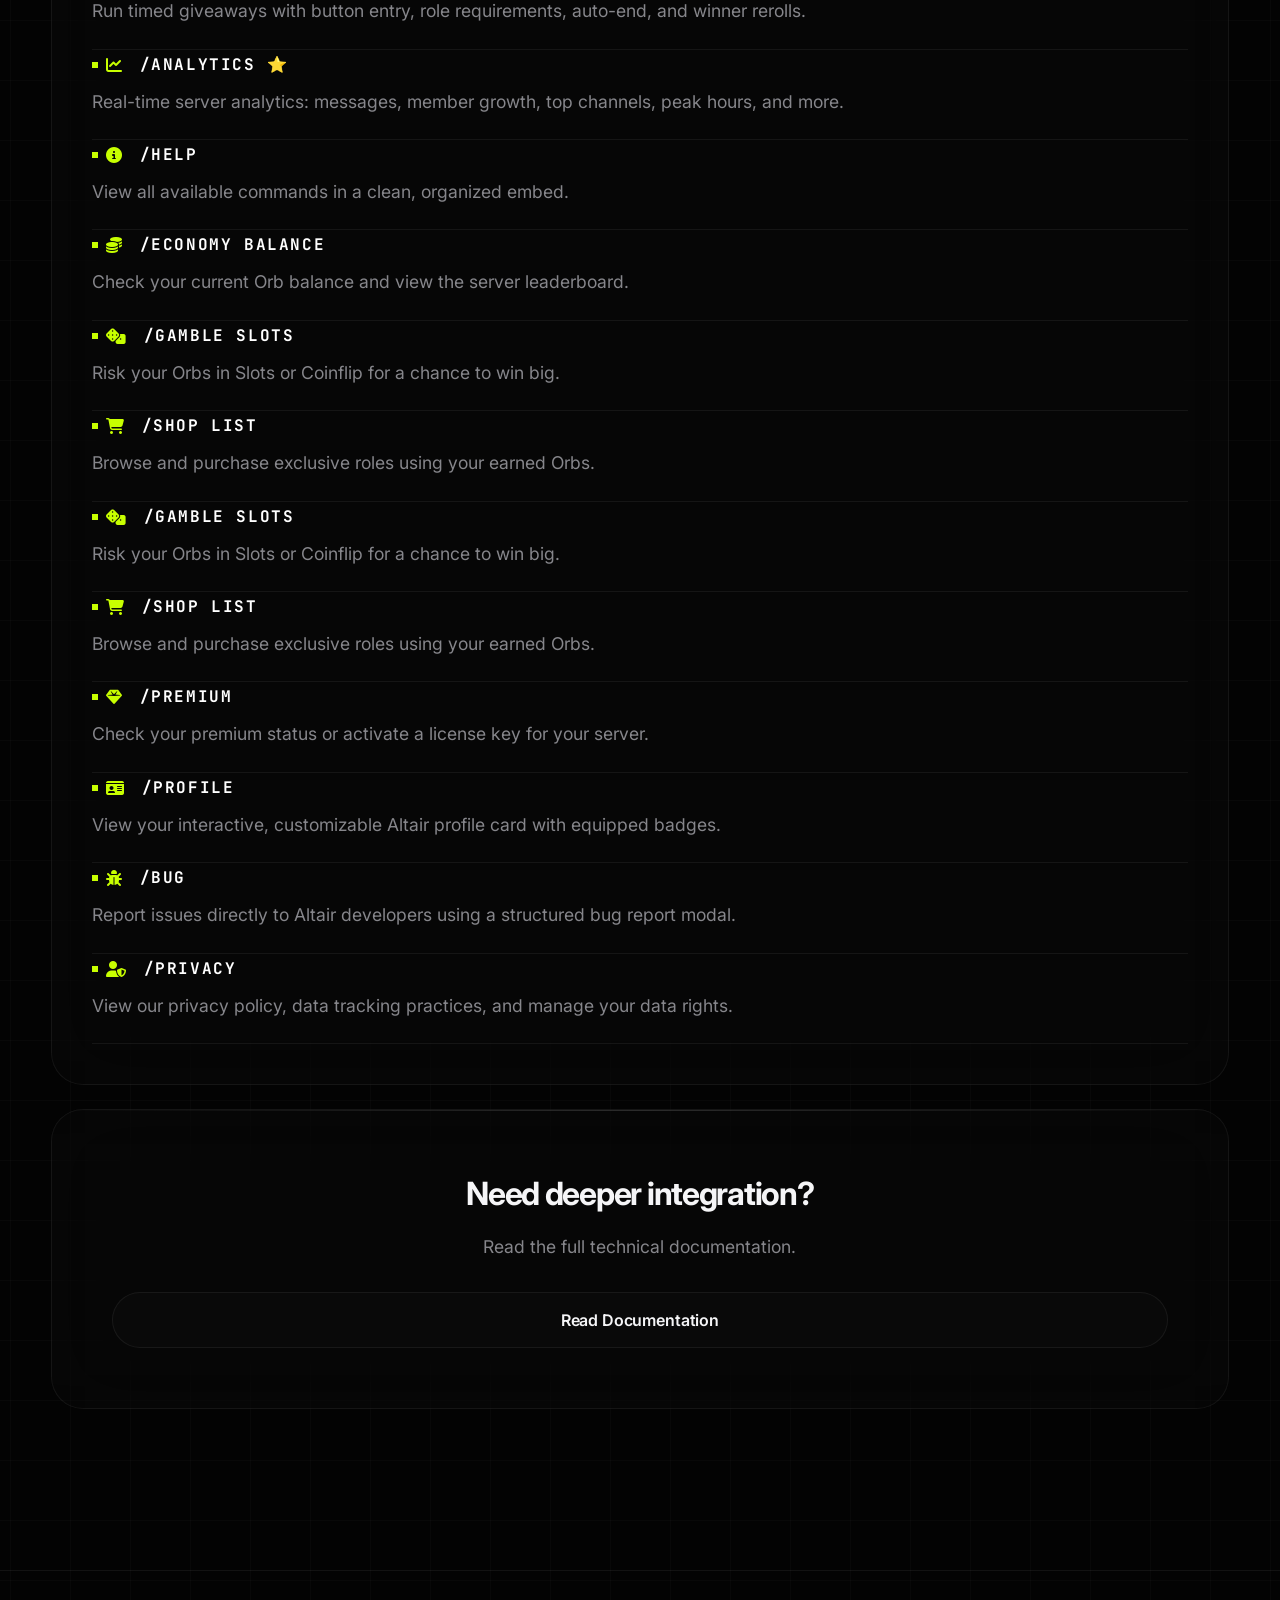
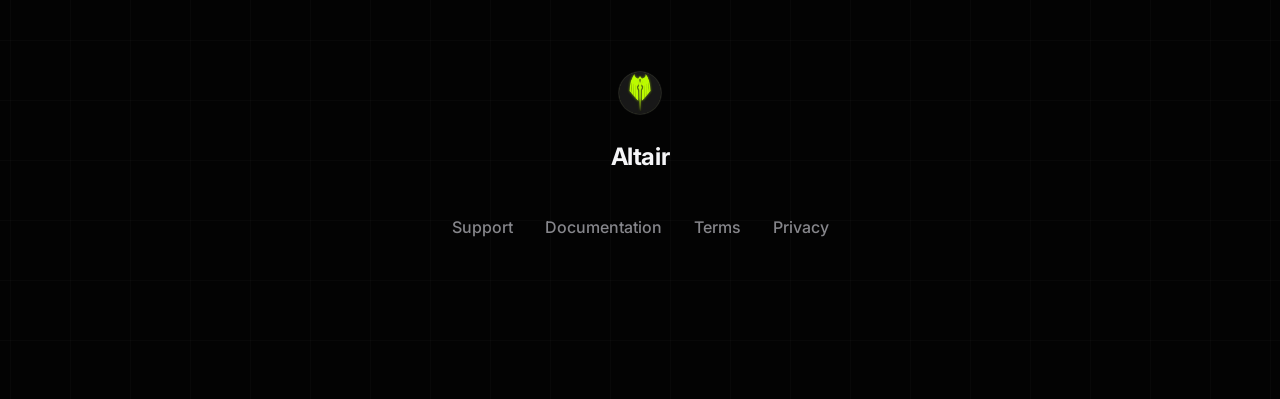
<file: commands.html>
<!DOCTYPE html>
<html lang="en">

<head>
    <meta charset="UTF-8">
    <meta name="viewport" content="width=device-width, initial-scale=1.0">
    <title>Commands | Altair</title>
    <link rel="stylesheet" href="css/style.css">
    <link rel="stylesheet" href="css/mobile.css">
    <link rel="stylesheet" href="https://cdnjs.cloudflare.com/ajax/libs/font-awesome/6.4.0/css/all.min.css">
</head>

<body>
    <nav id="navbar">
        <div class="logo">
            <div class="logo-box"><img src="img/altair_logo_v5.png" alt="Altair"
                    style="width:100%;height:100%;object-fit:cover;"></div>
            Altair
        </div>
        <div class="nav-links">
            <a href="index.html">Overview</a>
            <a href="features.html">Systems</a>
            <a href="commands.html" class="active">Registry</a>
            <a href="premium.html">Pro</a>
        </div>
        <div class="menu-toggle" id="mobile-toggle">
            <i class="fas fa-bars"></i>
        </div>
    </nav>

    <header class="hero container" style="min-height: 50vh;">
        <div class="hud-label reveal" style="margin-bottom: 2rem;">SYS.REGISTRY</div>
        <h1 class="hero-title reveal">Command <br><span class="text-gradient">Index.</span></h1>
        <p class="hero-subtitle reveal">Browse our comprehensive list of commands. Simple, powerful, and easy to use.
        </p>
    </header>

    <main class="container">
        <section class="section-padding" style="padding-top: 40px;">
            <div class="bento-grid">

                
                <div class="glass bento-item span-12 reveal">
                    <div class="command-inner-grid">

                        <div style="padding-bottom: 24px; border-bottom: 1px solid var(--glass-border);">
                            <div class="hud-label" style="font-size: 1rem; color: #fff; margin-bottom: 12px;"><i
                                    class="fas fa-shield-alt text-green" style="margin-right: 8px;"></i> /automod setup
                            </div>
                            <p style="color: var(--text-secondary);">Activate smart filters to automatically remove spam
                                and bad words.</p>
                        </div>

                        <div style="padding-bottom: 24px; border-bottom: 1px solid var(--glass-border);">
                            <div class="hud-label" style="font-size: 1rem; color: #fff; margin-bottom: 12px;"><i
                                    class="fas fa-user-slash text-green" style="margin-right: 8px;"></i> /ban [user]
                            </div>
                            <p style="color: var(--text-secondary);">Instantly remove a troublemaker from your server
                                permanently.</p>
                        </div>

                        <div style="padding-bottom: 24px; border-bottom: 1px solid var(--glass-border);">
                            <div class="hud-label" style="font-size: 1rem; color: #fff; margin-bottom: 12px;"><i
                                    class="fas fa-medal text-green" style="margin-right: 8px;"></i> /level rank</div>
                            <p style="color: var(--text-secondary);">Show off your activity level with a beautiful,
                                custom progress card.</p>
                        </div>

                        <div style="padding-bottom: 24px; border-bottom: 1px solid var(--glass-border);">
                            <div class="hud-label" style="font-size: 1rem; color: #fff; margin-bottom: 12px;"><i
                                    class="fas fa-trophy text-green" style="margin-right: 8px;"></i> /level leaderboard
                            </div>
                            <p style="color: var(--text-secondary);">View the server XP leaderboard and compete for the
                                top spot.</p>
                        </div>

                        <div style="padding-bottom: 24px; border-bottom: 1px solid var(--glass-border);">
                            <div class="hud-label" style="font-size: 1rem; color: #fff; margin-bottom: 12px;"><i
                                    class="fas fa-terminal text-green" style="margin-right: 8px;"></i> /customcmd create
                            </div>
                            <p style="color: var(--text-secondary);">Create custom trigger-based commands with text,
                                embeds, and variables.</p>
                        </div>

                        <div style="padding-bottom: 24px; border-bottom: 1px solid var(--glass-border);">
                            <div class="hud-label" style="font-size: 1rem; color: #fff; margin-bottom: 12px;"><i
                                    class="fas fa-ticket-alt text-green" style="margin-right: 8px;"></i> /tickets setup
                            </div>
                            <p style="color: var(--text-secondary);">Open a private help desk channel to speak with
                                server staff directly.</p>
                        </div>

                        <div style="padding-bottom: 24px; border-bottom: 1px solid var(--glass-border);">
                            <div class="hud-label" style="font-size: 1rem; color: #fff; margin-bottom: 12px;"><i
                                    class="fas fa-tags text-green" style="margin-right: 8px;"></i> /rr create</div>
                            <p style="color: var(--text-secondary);">Set up interactive reaction role panels for your
                                members to self-assign roles.</p>
                        </div>

                        <div style="padding-bottom: 24px; border-bottom: 1px solid var(--glass-border);">
                            <div class="hud-label" style="font-size: 1rem; color: #fff; margin-bottom: 12px;"><i
                                    class="fas fa-hand-wave text-green" style="margin-right: 8px;"></i> /welcome</div>
                            <p style="color: var(--text-secondary);">Configure welcome messages and images for new
                                members joining your server.</p>
                        </div>

                        <div style="padding-bottom: 24px; border-bottom: 1px solid var(--glass-border);">
                            <div class="hud-label" style="font-size: 1rem; color: #fff; margin-bottom: 12px;"><i
                                    class="fas fa-user-plus text-green" style="margin-right: 8px;"></i> /autorole</div>
                            <p style="color: var(--text-secondary);">Automatically assign roles to new members when they
                                join your server.</p>
                        </div>

                        <div style="padding-bottom: 24px; border-bottom: 1px solid var(--glass-border);">
                            <div class="hud-label" style="font-size: 1rem; color: #fff; margin-bottom: 12px;"><i
                                    class="fas fa-bolt text-green" style="margin-right: 8px;"></i> /promod ⭐</div>
                            <p style="color: var(--text-secondary);">Pro-only modules: Anti-Raid, Phishing Detection,
                                Content Shield, and more.</p>
                        </div>

                        <div style="padding-bottom: 24px; border-bottom: 1px solid var(--glass-border);">
                            <div class="hud-label" style="font-size: 1rem; color: #fff; margin-bottom: 12px;"><i
                                    class="fas fa-star text-green" style="margin-right: 8px;"></i> /starboard setup
                            </div>
                            <p style="color: var(--text-secondary);">Create a community-curated hall of fame channel
                                with configurable emoji, threshold, and filters.</p>
                        </div>

                        <div style="padding-bottom: 24px; border-bottom: 1px solid var(--glass-border);">
                            <div class="hud-label" style="font-size: 1rem; color: #fff; margin-bottom: 12px;"><i
                                    class="fas fa-gift text-green" style="margin-right: 8px;"></i> /giveaway create
                            </div>
                            <p style="color: var(--text-secondary);">Run timed giveaways with button entry, role
                                requirements, auto-end, and winner rerolls.</p>
                        </div>

                        <div style="padding-bottom: 24px; border-bottom: 1px solid var(--glass-border);">
                            <div class="hud-label" style="font-size: 1rem; color: #fff; margin-bottom: 12px;"><i
                                    class="fas fa-chart-line text-green" style="margin-right: 8px;"></i> /analytics ⭐
                            </div>
                            <p style="color: var(--text-secondary);">Real-time server analytics: messages, member
                                growth, top channels, peak hours, and more.</p>
                        </div>

                        <div style="padding-bottom: 24px; border-bottom: 1px solid var(--glass-border);">
                            <div class="hud-label" style="font-size: 1rem; color: #fff; margin-bottom: 12px;"><i
                                    class="fas fa-circle-info text-green" style="margin-right: 8px;"></i> /help</div>
                            <p style="color: var(--text-secondary);">View all available commands in a clean, organized
                                embed.</p>
                        </div>

                        <div style="padding-bottom: 24px; border-bottom: 1px solid var(--glass-border);">
                            <div class="hud-label" style="font-size: 1rem; color: #fff; margin-bottom: 12px;"><i
                                    class="fas fa-coins text-green" style="margin-right: 8px;"></i> /economy balance
                            </div>
                            <p style="color: var(--text-secondary);">Check your current Orb balance and view the server
                                leaderboard.</p>
                        </div>
                        <div style="padding-bottom: 24px; border-bottom: 1px solid var(--glass-border);">
                            <div class="hud-label" style="font-size: 1rem; color: #fff; margin-bottom: 12px;"><i
                                    class="fas fa-dice text-green" style="margin-right: 8px;"></i> /gamble slots
                            </div>
                            <p style="color: var(--text-secondary);">Risk your Orbs in Slots or Coinflip for a chance to
                                win big.</p>
                        </div>

                        <div style="padding-bottom: 24px; border-bottom: 1px solid var(--glass-border);">
                            <div class="hud-label" style="font-size: 1rem; color: #fff; margin-bottom: 12px;"><i
                                    class="fas fa-shopping-cart text-green" style="margin-right: 8px;"></i> /shop list
                            </div>
                            <p style="color: var(--text-secondary);">Browse and purchase exclusive roles using your
                                earned Orbs.</p>
                        </div>

                        <div style="padding-bottom: 24px; border-bottom: 1px solid var(--glass-border);">
                            <div class="hud-label" style="font-size: 1rem; color: #fff; margin-bottom: 12px;"><i
                                    class="fas fa-dice text-green" style="margin-right: 8px;"></i> /gamble slots
                            </div>
                            <p style="color: var(--text-secondary);">Risk your Orbs in Slots or Coinflip for a chance to
                                win big.</p>
                        </div>

                        <div style="padding-bottom: 24px; border-bottom: 1px solid var(--glass-border);">
                            <div class="hud-label" style="font-size: 1rem; color: #fff; margin-bottom: 12px;"><i
                                    class="fas fa-shopping-cart text-green" style="margin-right: 8px;"></i> /shop list
                            </div>
                            <p style="color: var(--text-secondary);">Browse and purchase exclusive roles using your
                                earned Orbs.</p>
                        </div>

                        <div style="padding-bottom: 24px; border-bottom: 1px solid var(--glass-border);">
                            <div class="hud-label" style="font-size: 1rem; color: #fff; margin-bottom: 12px;"><i
                                    class="fas fa-gem text-green" style="margin-right: 8px;"></i> /premium</div>
                            <p style="color: var(--text-secondary);">Check your premium status or activate a license key
                                for your server.</p>
                        </div>

                        <div style="padding-bottom: 24px; border-bottom: 1px solid var(--glass-border);">
                            <div class="hud-label" style="font-size: 1rem; color: #fff; margin-bottom: 12px;"><i
                                    class="fas fa-id-card text-green" style="margin-right: 8px;"></i> /profile</div>
                            <p style="color: var(--text-secondary);">View your interactive, customizable Altair profile card with equipped badges.</p>
                        </div>

                        <div style="padding-bottom: 24px; border-bottom: 1px solid var(--glass-border);">
                            <div class="hud-label" style="font-size: 1rem; color: #fff; margin-bottom: 12px;"><i
                                    class="fas fa-bug text-green" style="margin-right: 8px;"></i> /bug</div>
                            <p style="color: var(--text-secondary);">Report issues directly to Altair developers using a structured bug report modal.</p>
                        </div>

                        <div style="padding-bottom: 24px; border-bottom: 1px solid var(--glass-border);">
                            <div class="hud-label" style="font-size: 1rem; color: #fff; margin-bottom: 12px;"><i
                                    class="fas fa-user-shield text-green" style="margin-right: 8px;"></i> /privacy</div>
                            <p style="color: var(--text-secondary);">View our privacy policy, data tracking practices, and manage your data rights.</p>
                        </div>

                    </div>
                </div>

                <div class="glass bento-item span-12 reveal" style="text-align: center; padding: 60px;">
                    <h3 style="font-size: 2rem; margin-bottom: 16px;">Need deeper integration?</h3>
                    <p style="color: var(--text-secondary); margin-bottom: 32px;">Read the full technical documentation.
                    </p>
                    <a href="docs.html" class="btn btn-secondary">Read Documentation</a>
                </div>

            </div>
        </section>
    </main>

    <footer style="padding: 100px 4vw 160px; border-top: 1px solid var(--glass-border); text-align: center;">
        <div class="logo-box" style="margin: 0 auto 24px;"><img src="img/altair_logo_v5.png" alt="Altair"
                style="width:100%;height:100%;object-fit:cover;"></div>
        <h2 style="font-size: 1.5rem; letter-spacing: -0.02em; margin-bottom: 40px;">Altair</h2>
        <div style="display: flex; justify-content: center; gap: 32px; font-weight: 500;">
            <a href="support.html" style="color: var(--text-secondary); transition: color 0.3s;">Support</a>
            <a href="docs.html" style="color: var(--text-secondary); transition: color 0.3s;">Documentation</a>
            <a href="tos.html" style="color: var(--text-secondary); transition: color 0.3s;">Terms</a>
            <a href="privacy.html" style="color: var(--text-secondary); transition: color 0.3s;">Privacy</a>
        </div>
    </footer>

    
    <div class="status-strip">
        <span style="display: flex; align-items: center;"><span class="status-dot"></span>SYS_OPERATIONAL</span>
        <span class="status-optional">|</span>
        <span class="status-optional">SSL_ENCRYPTED</span>
        <span class="status-optional">|</span>
        <span class="status-optional">AUTH_V2.0</span>
        <span>BUILD 1.1.0</span>
    </div>

    
    <script src="js/auth.js"></script>
    <script>
        // Progressive Nav Scroll Logic
        const nav = document.getElementById('navbar');
        if (nav) {
            window.addEventListener('scroll', () => {
                const scrollY = window.scrollY;
                const threshold = 100;
                const progress = Math.min(scrollY / threshold, 1);

                const currentVW = window.innerWidth;
                const dynamicMaxW = 1200 + (progress * (currentVW - 1200));

                nav.style.setProperty('--nav-top', `${24 - (progress * 24)}px`);
                nav.style.setProperty('--nav-w', `${92 + (progress * 8)}%`);
                nav.style.setProperty('--nav-radius', `${100 - (progress * 100)}px`);
                nav.style.setProperty('--nav-bg', `rgba(5, 5, 5, ${0.6 + (progress * 0.3)})`);
                nav.style.setProperty('--nav-max-w', `${dynamicMaxW}px`);

                if (progress > 0) {
                    nav.style.setProperty('--nav-border', 'rgba(255, 255, 255, 0.08)');
                    nav.style.borderBottom = '1px solid rgba(255, 255, 255, 0.1)';
                } else {
                    nav.style.setProperty('--nav-border', 'var(--glass-border)');
                    nav.style.borderBottom = '1px solid var(--glass-border)';
                }
            });
        }

        
    </script>
    
    <button id="back-to-top" class="glass">
        <i class="fas fa-arrow-up"></i>
    </button>
</body>

</html>
</file>
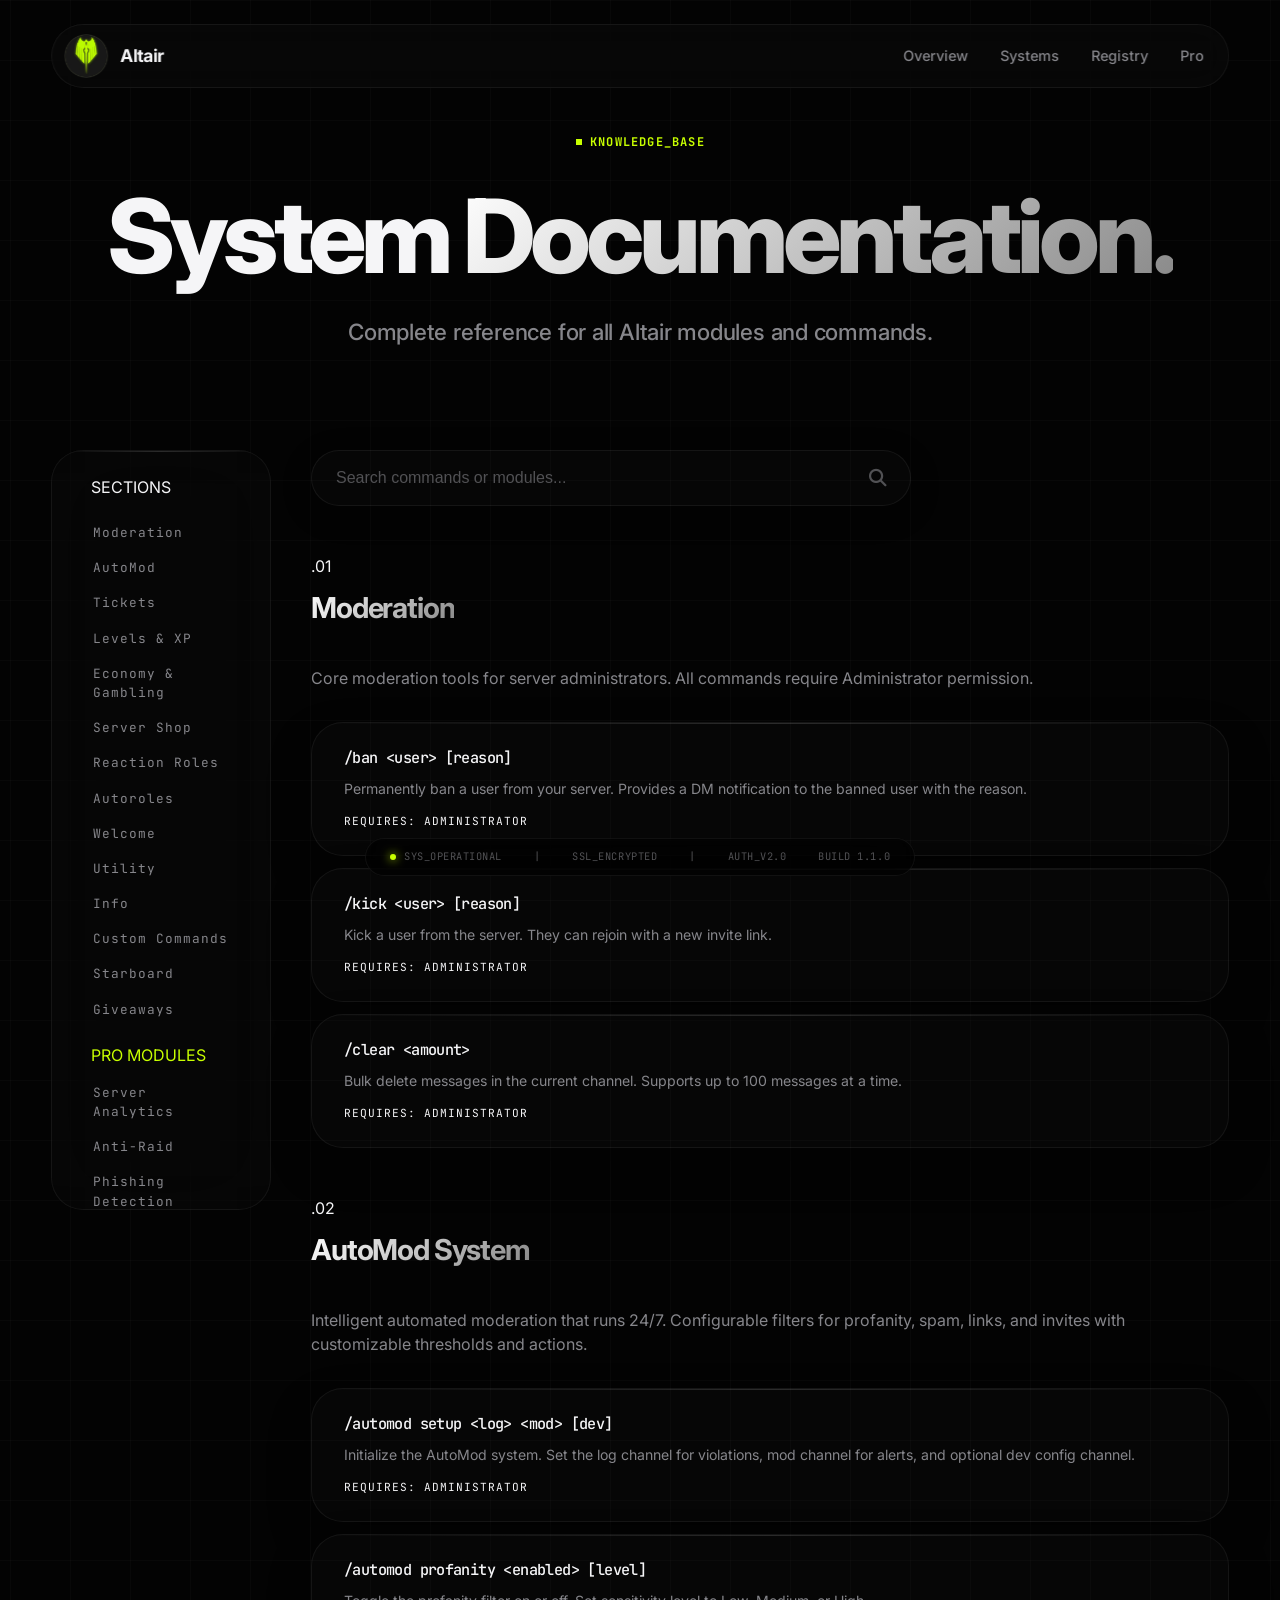
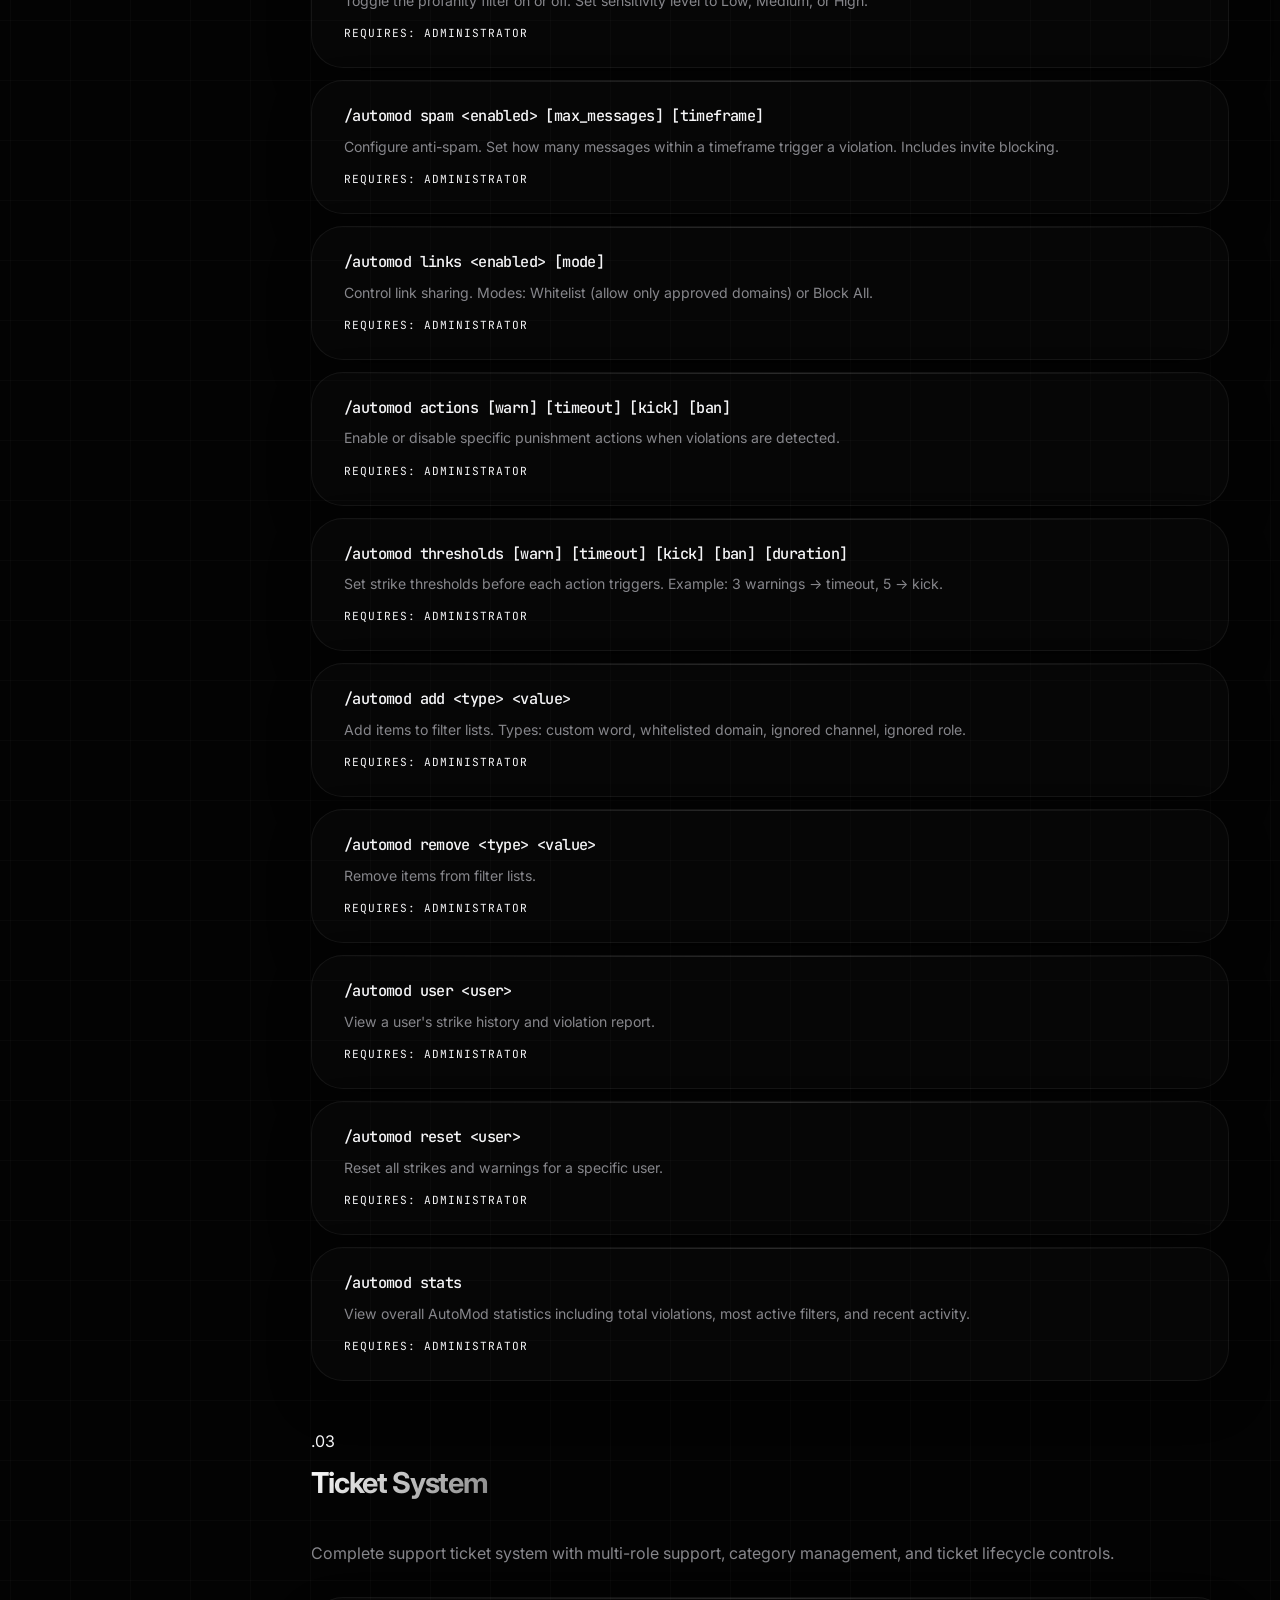
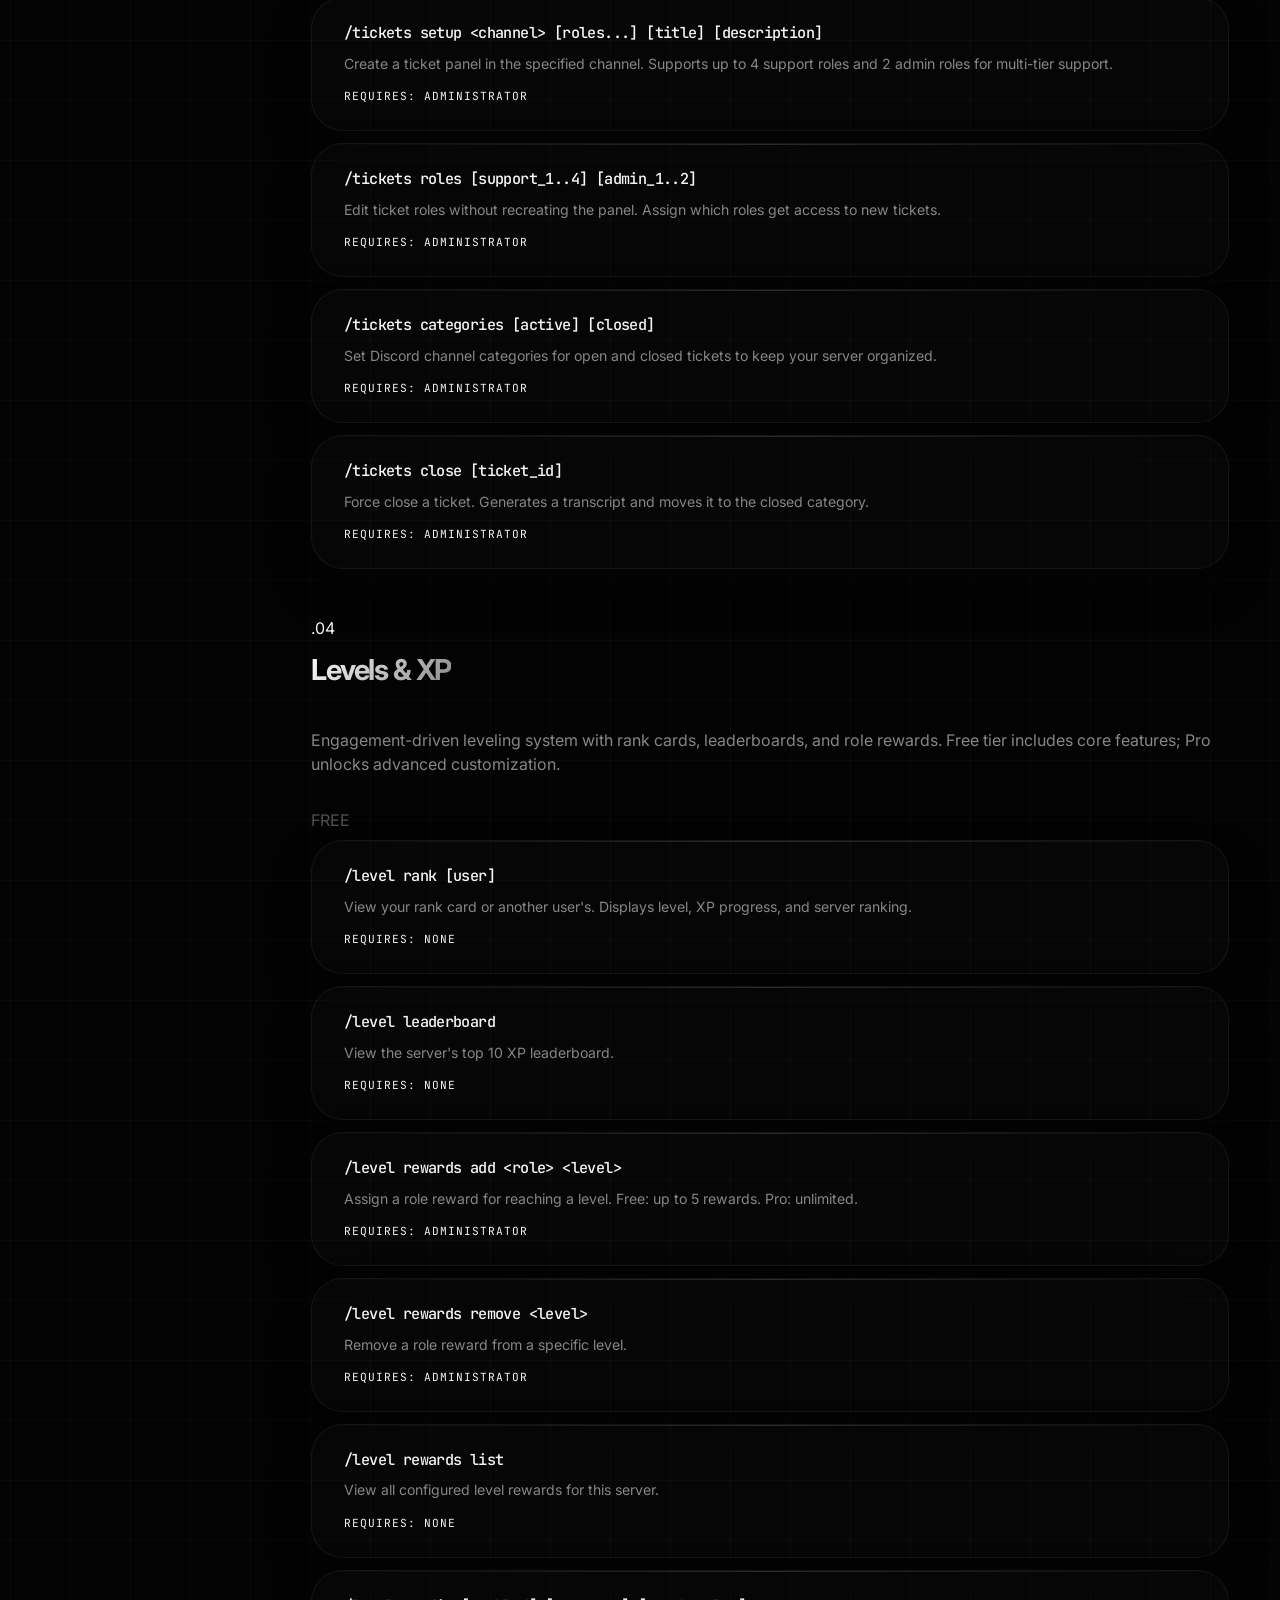
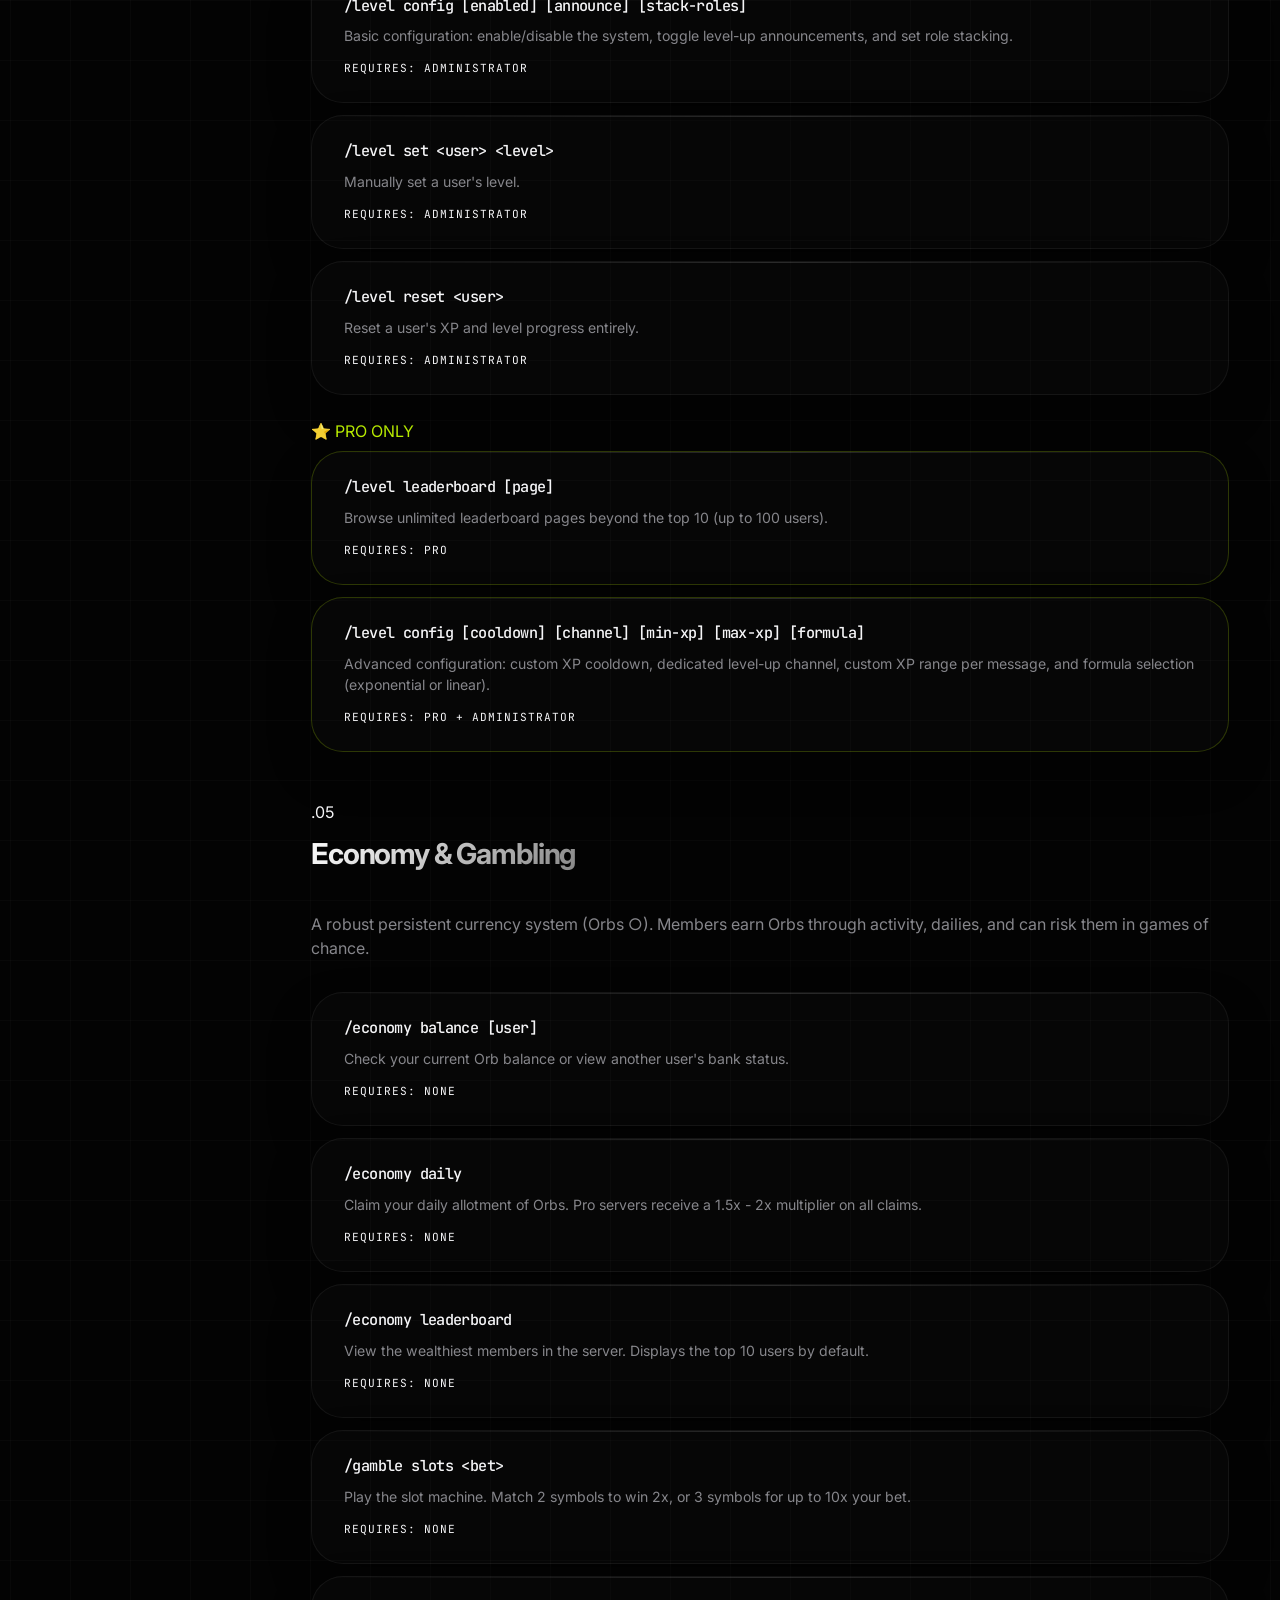
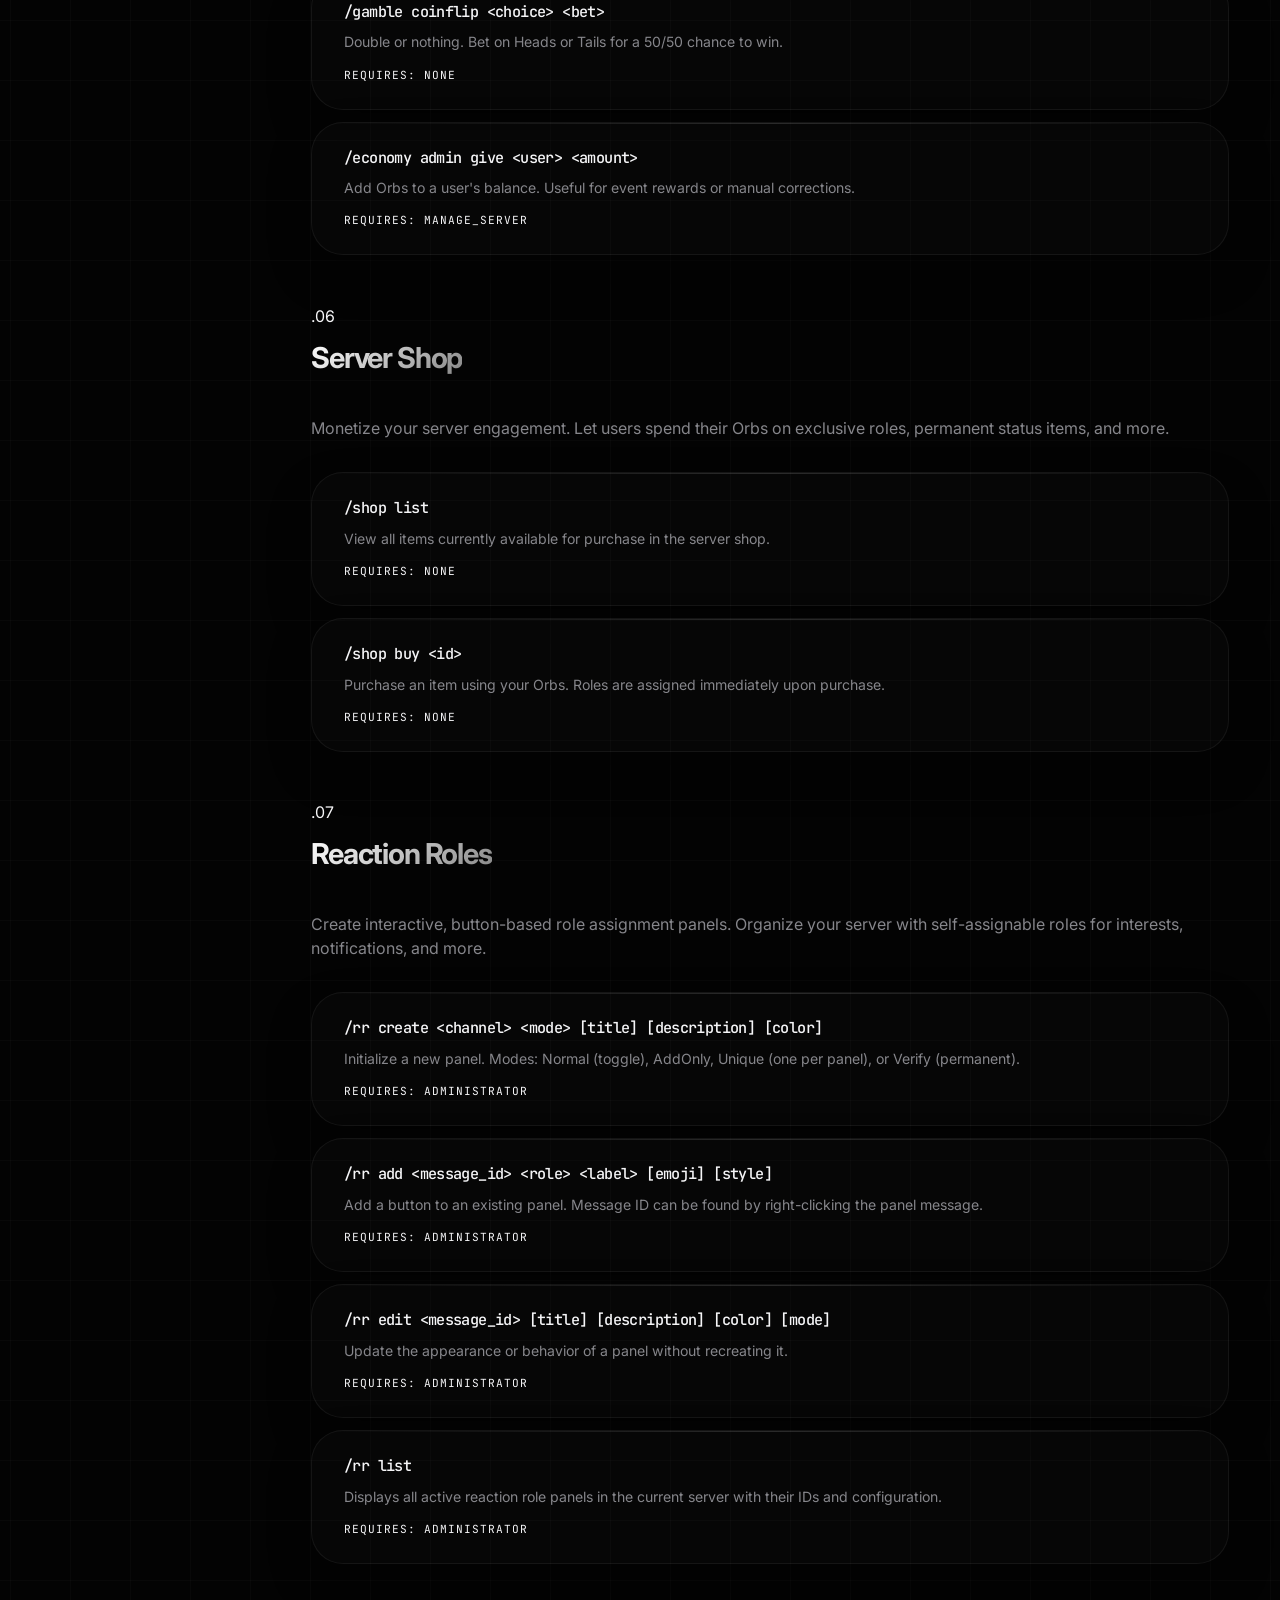
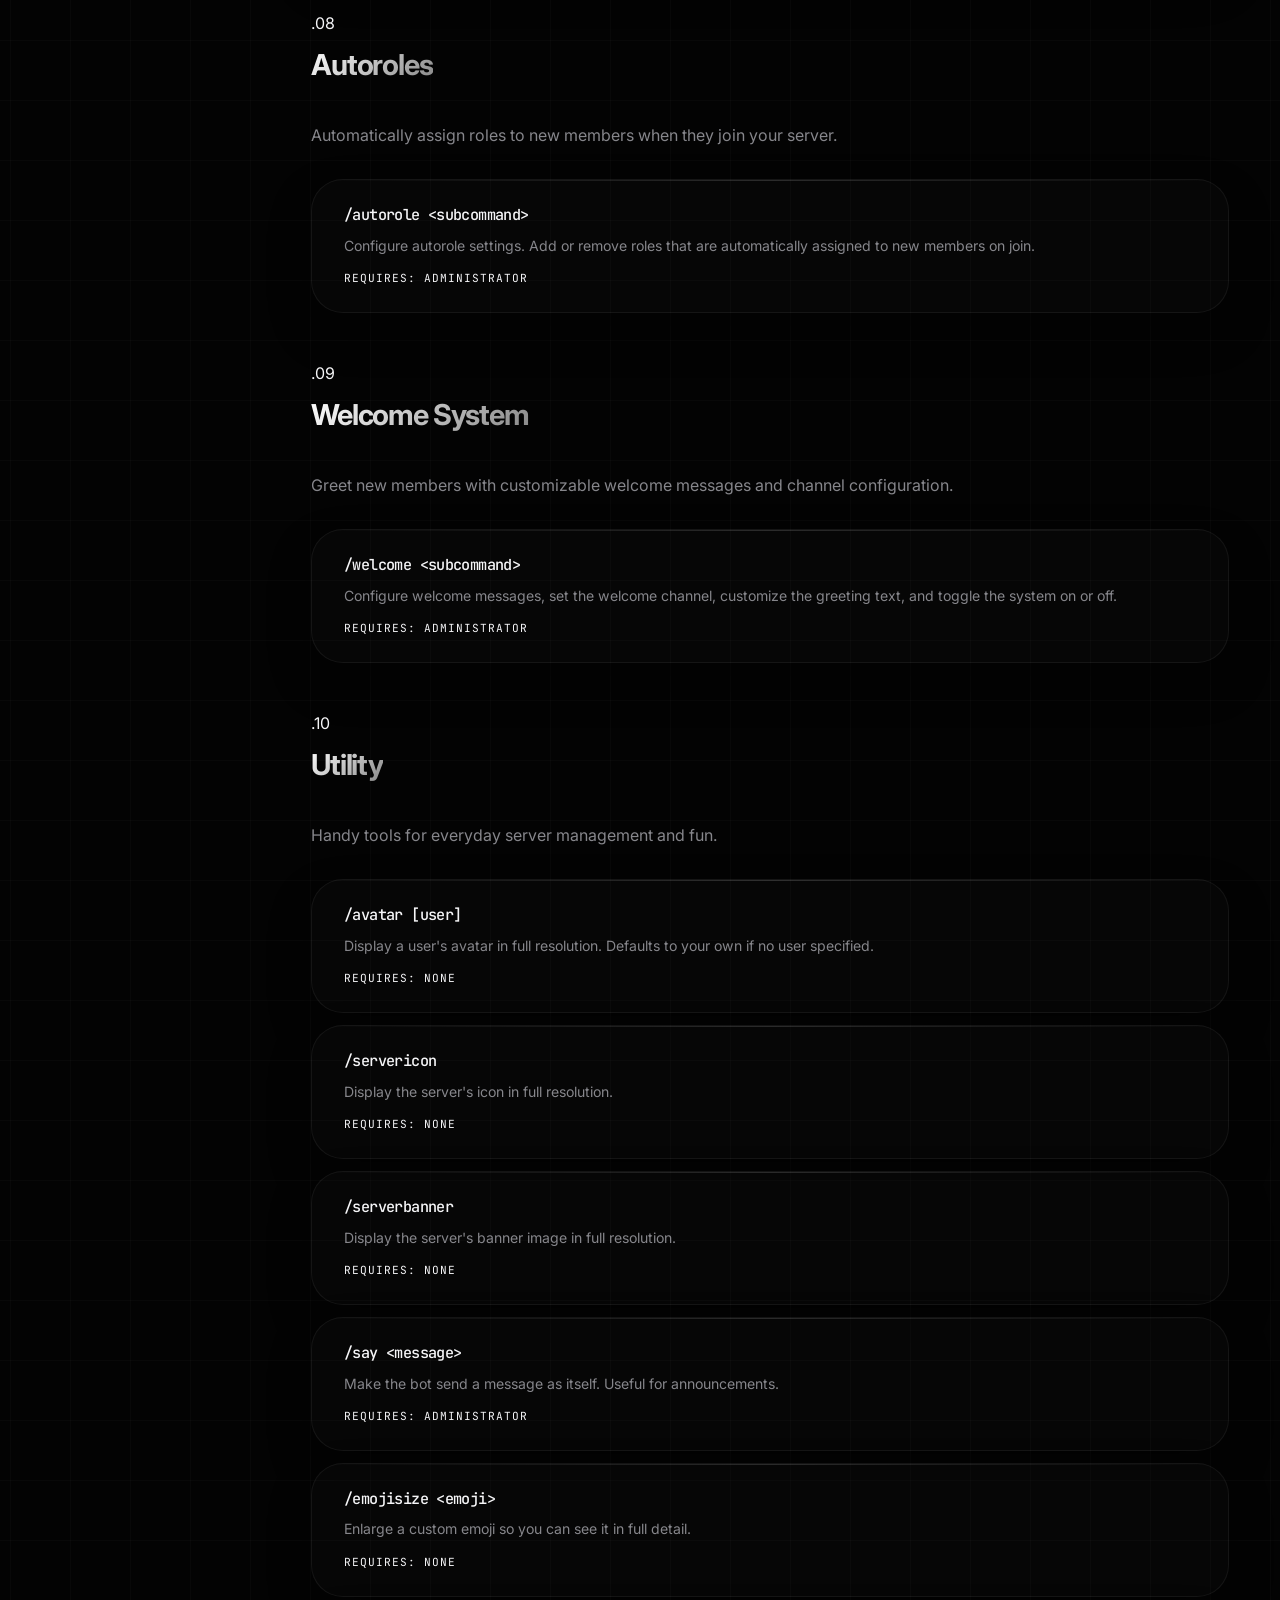
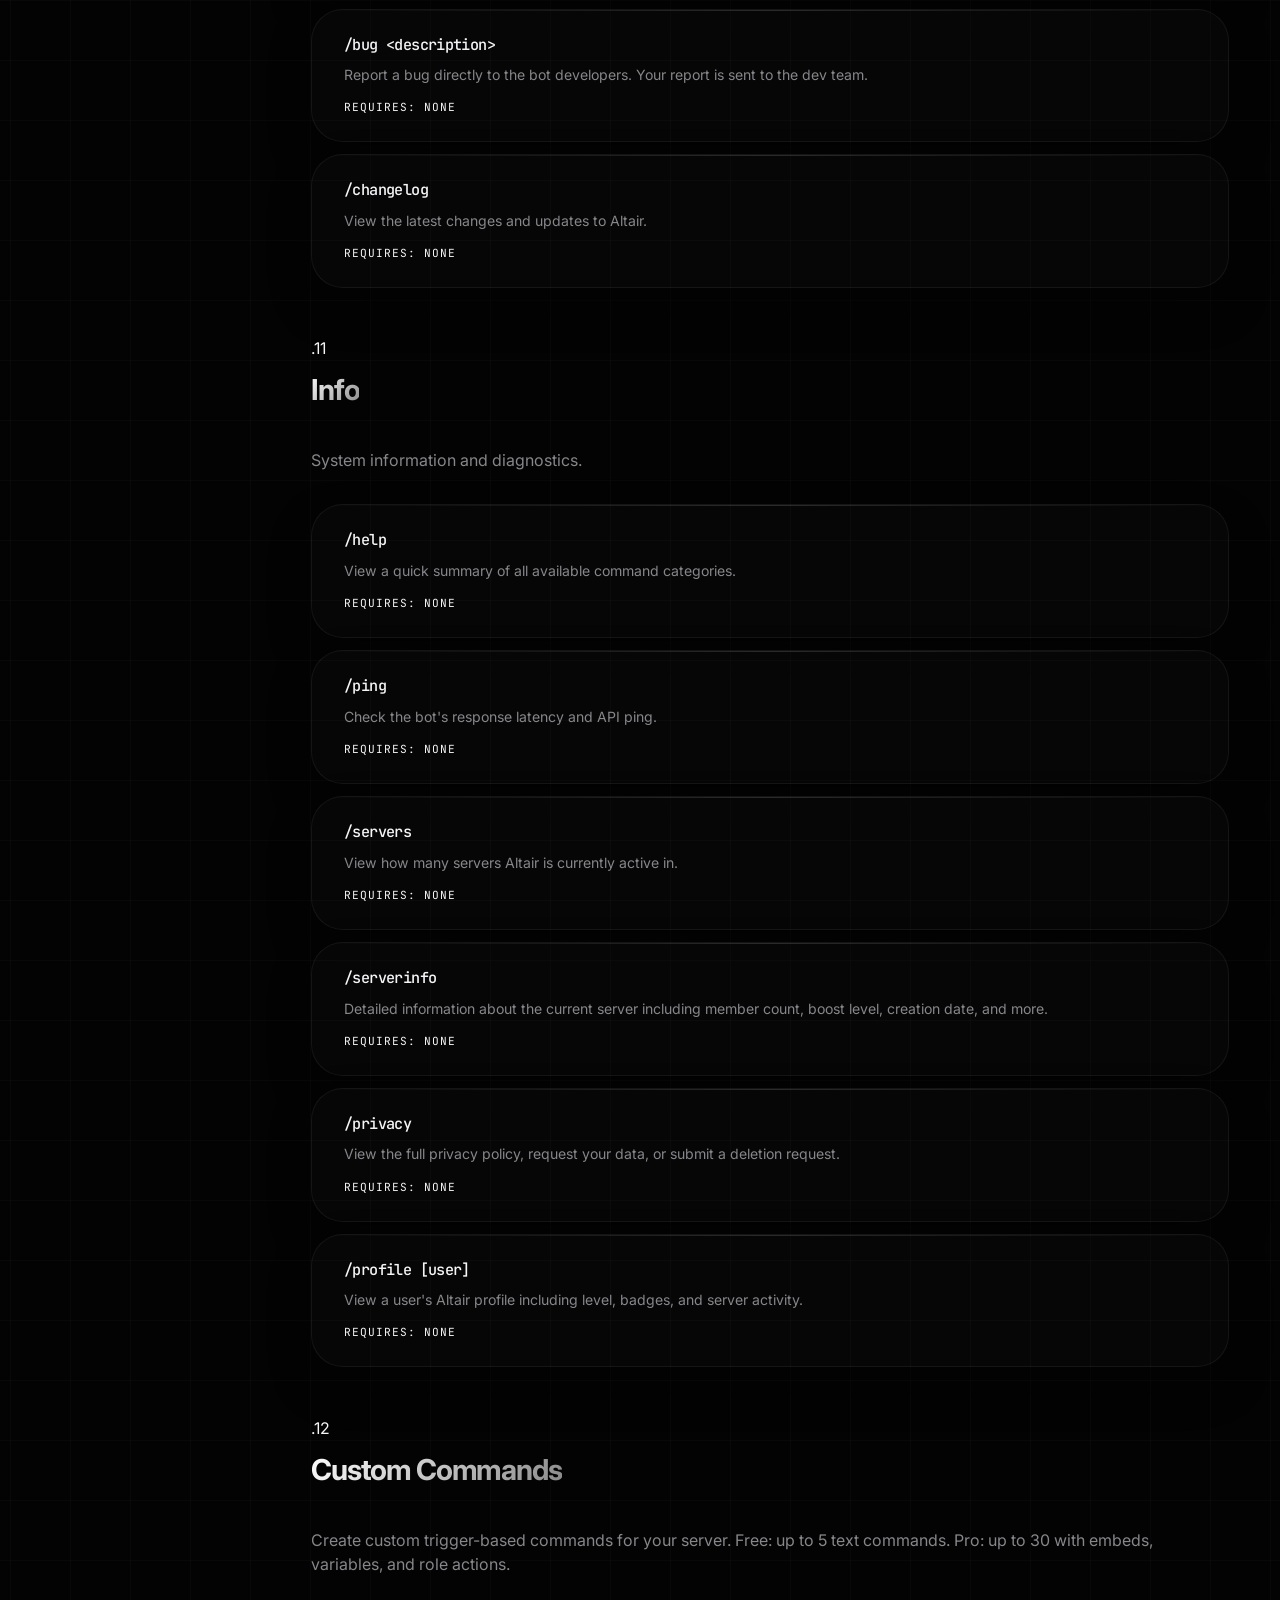
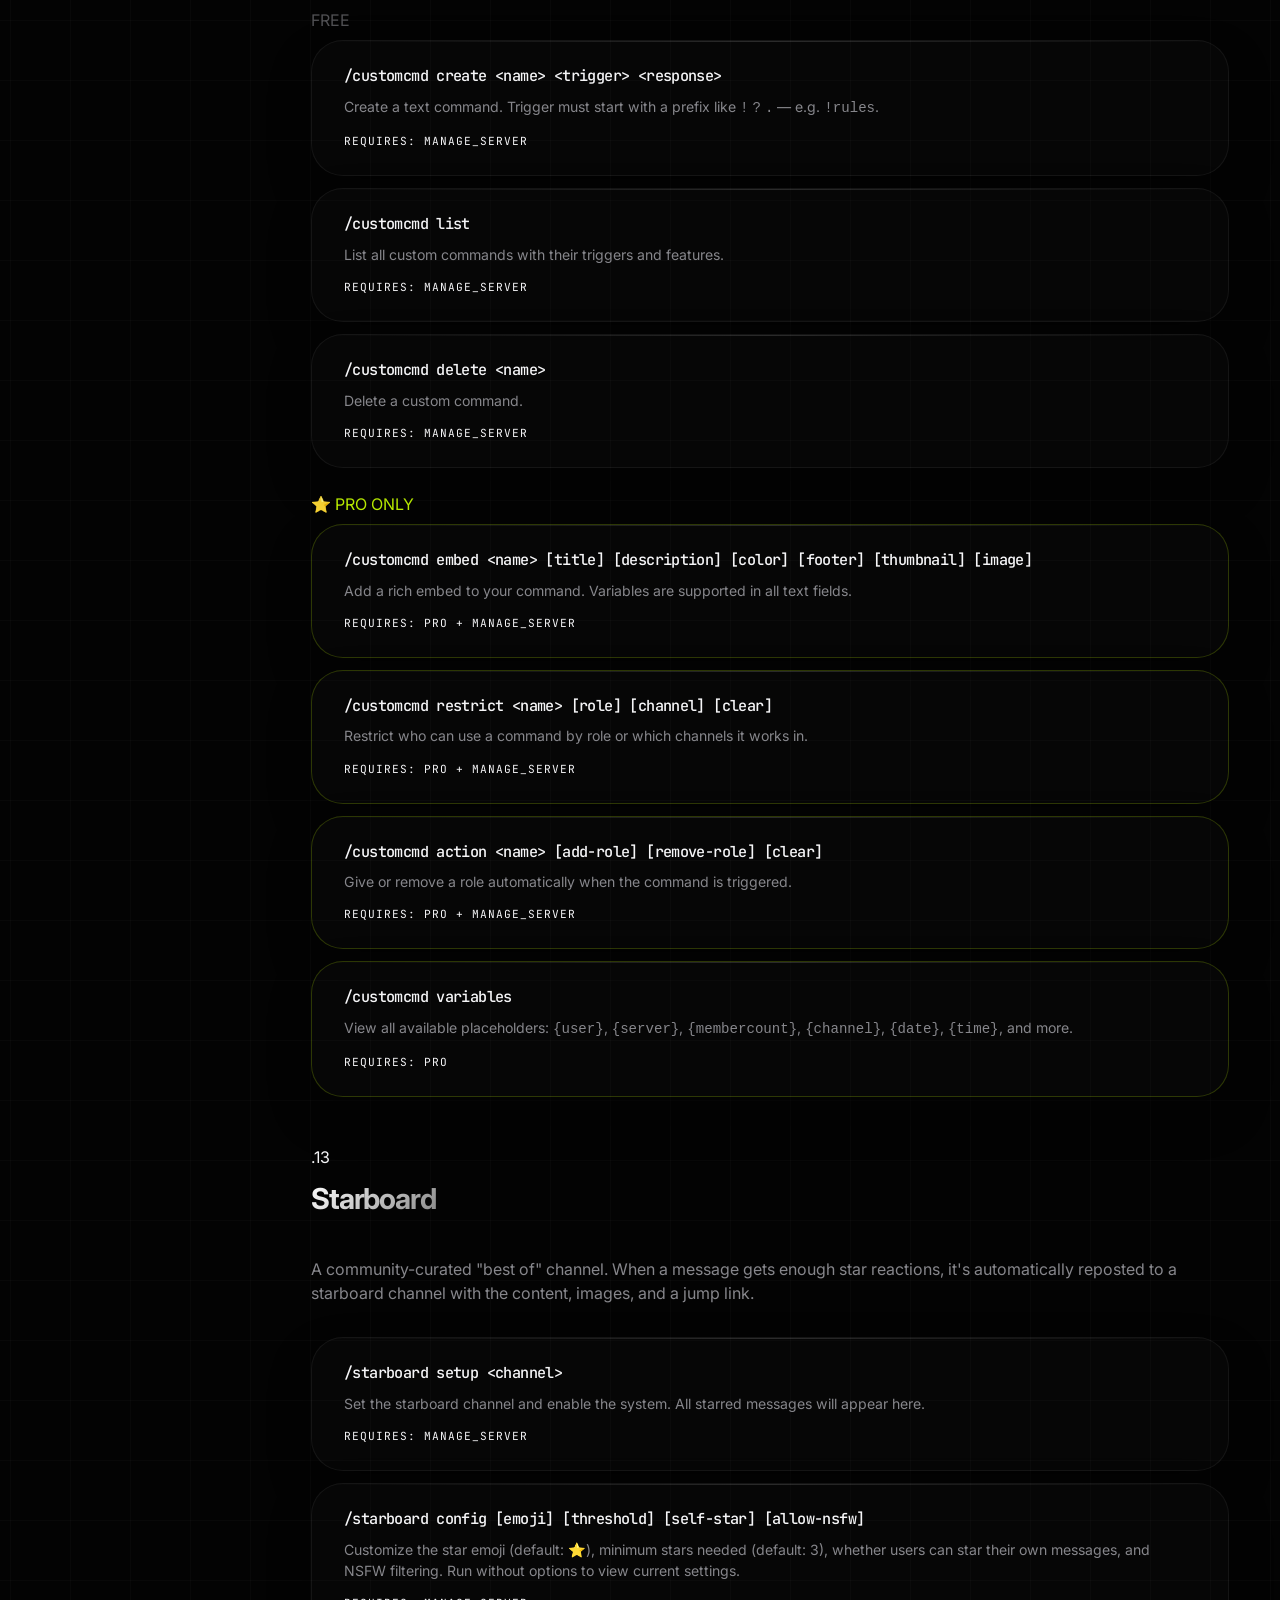
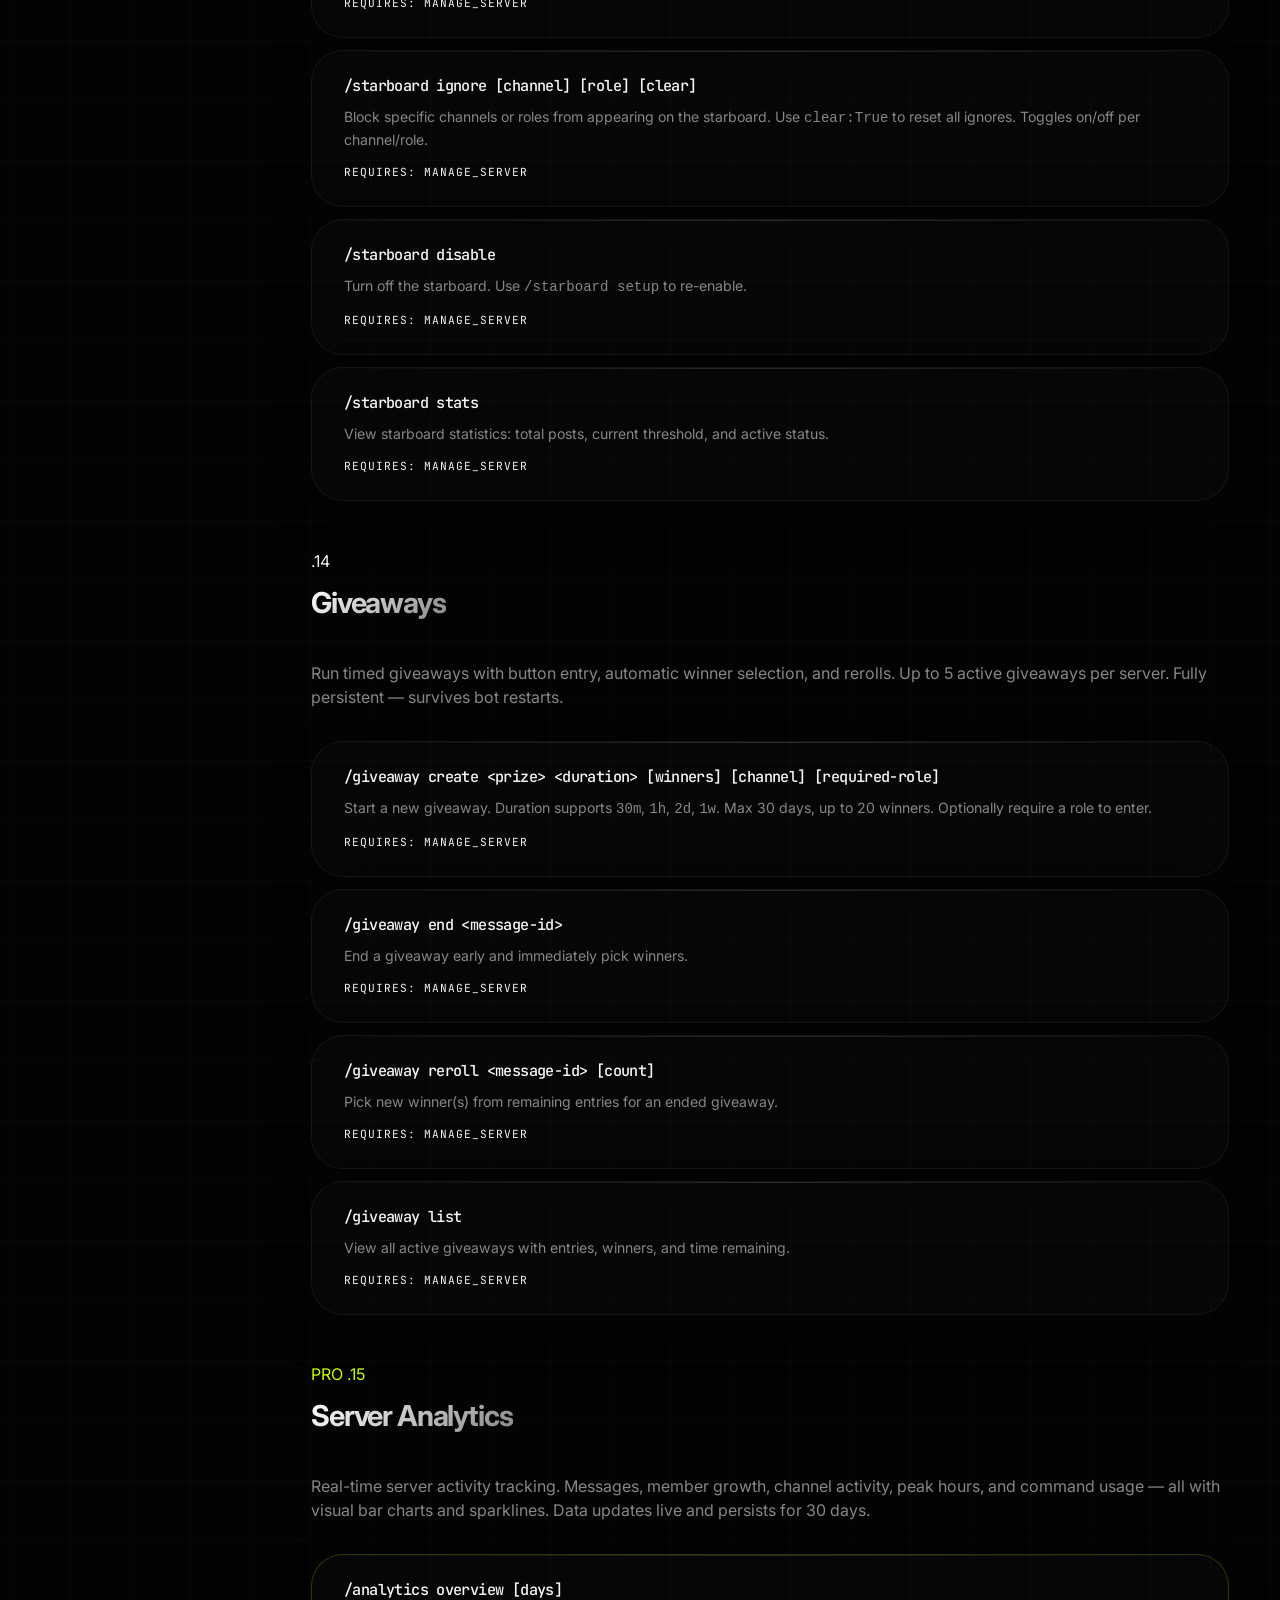
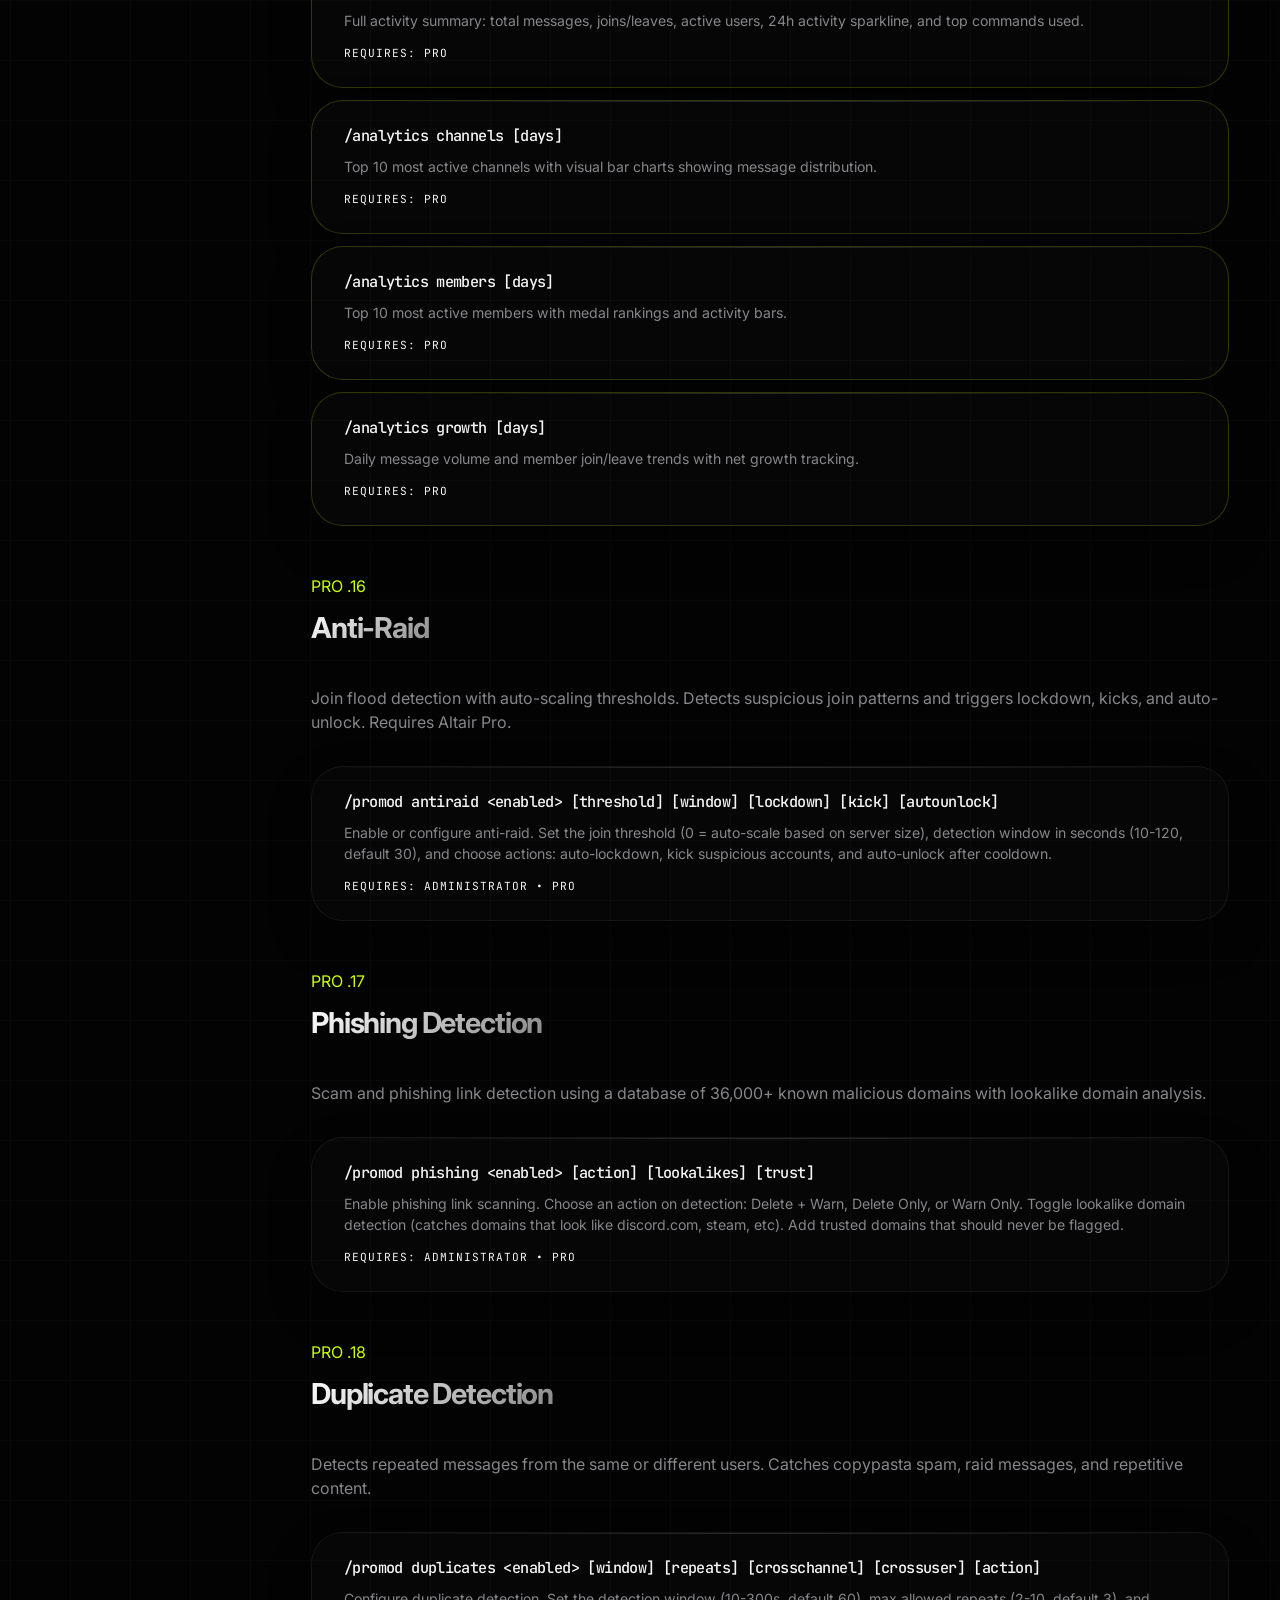
<file: docs.html>
<!DOCTYPE html>
<html lang="en">

<head>
    <meta charset="UTF-8">
    <meta name="viewport" content="width=device-width, initial-scale=1.0">
    <title>Documentation | Altair</title>
    <link rel="stylesheet" href="css/style.css">
    <link rel="stylesheet" href="css/mobile.css">
    <link rel="stylesheet" href="https://cdnjs.cloudflare.com/ajax/libs/font-awesome/6.4.0/css/all.min.css">
    <style>
        .doc-section {
            margin-bottom: 3rem;
        }

        .doc-section h2 {
            font-size: 1.8rem;
            margin-bottom: 1.5rem;
            padding-bottom: 0.8rem;
            border-bottom: 1px solid var(--card-border);
        }

        .doc-cmd {
            padding: 1.5rem 2rem;
            margin-bottom: 12px;
        }

        .doc-cmd h4 {
            font-family: var(--font-mono);
            color: var(--accent-primary);
            font-size: 0.95rem;
            margin-bottom: 0.5rem;
            font-weight: 500;
        }

        .doc-cmd p {
            color: var(--text-secondary);
            font-size: 0.88rem;
            margin-bottom: 0.5rem;
        }

        .doc-cmd .doc-perm {
            font-size: 0.7rem;
            font-family: var(--font-mono);
            color: var(--accent-secondary);
            letter-spacing: 1px;
            text-transform: uppercase;
        }

        .doc-nav {
            position: sticky;
            top: 100px;
            max-height: calc(100vh - 140px);
            overflow-y: auto;
            /* Use padding to keep content away from the edge */
            padding-right: 5px;
        }

        /* Prevent scrollbar from clipping through rounded corners */
        .doc-nav::-webkit-scrollbar {
            width: 8px;
        }

        .doc-nav::-webkit-scrollbar-track {
            background: transparent;
            /* Add margin to track to respect rounded corners */
            margin: 10px 0;
        }

        .doc-nav::-webkit-scrollbar-thumb {
            background: rgba(255, 255, 255, 0.1);
            border-radius: 10px;
            /* Add a transparent border and use background-clip to create "padding" around the thumb */
            border: 2px solid transparent;
            background-clip: content-box;
        }

        .doc-nav::-webkit-scrollbar-thumb:hover {
            background: var(--accent-primary);
            background-clip: content-box;
        }

        .doc-nav a {
            display: block;
            padding: 8px 15px;
            color: var(--text-secondary);
            text-decoration: none;
            font-size: 0.8rem;
            font-family: var(--font-mono);
            letter-spacing: 1px;
            transition: var(--transition);
            border-left: 2px solid transparent;
        }

        .doc-nav a:hover {
            color: var(--accent-primary);
            border-left-color: var(--accent-primary);
            padding-left: 20px;
        }
    </style>
</head>

<body>
    <nav id="navbar">
        <div class="logo">
            <div class="logo-box"><img src="img/altair_logo_v5.png" alt="Altair"
                    style="width:100%;height:100%;object-fit:cover;"></div>
            Altair
        </div>
        <div class="nav-links">
            <a href="index.html">Overview</a>
            <a href="features.html">Systems</a>
            <a href="commands.html">Registry</a>
            <a href="premium.html">Pro</a>
        </div>
        <div class="menu-toggle" id="mobile-toggle">
            <i class="fas fa-bars"></i>
        </div>
    </nav>

    <header class="hero container" style="min-height: 50vh;">
        <div class="hud-label reveal" style="margin-bottom: 2rem;">KNOWLEDGE_BASE</div>
        <h1 class="hero-title reveal">System <span class="text-gradient">Documentation.</span></h1>
        <p class="hero-subtitle reveal">Complete reference for all Altair modules and commands.</p>
    </header>

    <main class="container" style="padding-bottom: 100px;">
        <div class="doc-grid-container" style="display: grid; grid-template-columns: 220px 1fr; gap: 40px; align-items: start;">
            
            <aside class="doc-nav glass reveal" style="padding: 1.5rem;">
                <p class="cyber-tag" style="margin-bottom: 1rem; padding-left: 15px;">SECTIONS</p>
                <a href="#moderation">Moderation</a>
                <a href="#automod">AutoMod</a>
                <a href="#tickets">Tickets</a>
                <a href="#levels">Levels & XP</a>
                <a href="#economy">Economy & Gambling</a>
                <a href="#shop">Server Shop</a>
                <a href="#reactionroles">Reaction Roles</a>
                <a href="#autoroles">Autoroles</a>
                <a href="#welcome">Welcome</a>
                <a href="#utility">Utility</a>
                <a href="#info">Info</a>
                <a href="#customcmds">Custom Commands</a>
                <a href="#starboard">Starboard</a>
                <a href="#giveaways">Giveaways</a>
                <p class="cyber-tag" style="margin: 1rem 0 0.5rem; padding-left: 15px; color: var(--green);">PRO MODULES
                </p>
                <a href="#analytics">Server Analytics</a>
                <a href="#promod-antiraid">Anti-Raid</a>
                <a href="#promod-phishing">Phishing Detection</a>
                <a href="#promod-duplicates">Duplicate Detection</a>
                <a href="#promod-accountgate">Account Gating</a>
                <a href="#promod-slowmode">Auto-Slowmode</a>
                <a href="#promod-attachments">Attachment Filtering</a>
                <a href="#promod-regex">Regex Filters</a>
                <a href="#promod-autopurge">Auto-Purge</a>
                <a href="#premium">Premium Management</a>
            </aside>

            
            <div>
                <div class="search-container reveal">
                    <input type="text" id="doc-search" class="search-bar" placeholder="Search commands or modules...">
                    <i class="fas fa-search search-icon"></i>
                </div>
                <!-- MODERATION -->
                <section class="doc-section reveal" id="moderation">
                    <p class="cyber-tag" style="margin-bottom: 0.5rem;">.01</p>
                    <h2><span class="text-gradient">Moderation</span></h2>
                    <p style="color: var(--text-secondary); margin-bottom: 2rem;">Core moderation tools for server
                        administrators. All commands require Administrator permission.</p>

                    <div class="doc-cmd glass">
                        <h4>/ban &lt;user&gt; [reason]</h4>
                        <p>Permanently ban a user from your server. Provides a DM notification to the banned user with
                            the reason.</p>
                        <span class="doc-perm">REQUIRES: ADMINISTRATOR</span>
                    </div>
                    <div class="doc-cmd glass">
                        <h4>/kick &lt;user&gt; [reason]</h4>
                        <p>Kick a user from the server. They can rejoin with a new invite link.</p>
                        <span class="doc-perm">REQUIRES: ADMINISTRATOR</span>
                    </div>
                    <div class="doc-cmd glass">
                        <h4>/clear &lt;amount&gt;</h4>
                        <p>Bulk delete messages in the current channel. Supports up to 100 messages at a time.</p>
                        <span class="doc-perm">REQUIRES: ADMINISTRATOR</span>
                    </div>
                </section>

                <!-- AUTOMOD -->
                <section class="doc-section reveal" id="automod">
                    <p class="cyber-tag" style="margin-bottom: 0.5rem;">.02</p>
                    <h2><span class="text-gradient">AutoMod System</span></h2>
                    <p style="color: var(--text-secondary); margin-bottom: 2rem;">Intelligent automated moderation that
                        runs 24/7. Configurable filters for profanity, spam, links, and invites with customizable
                        thresholds and actions.</p>

                    <div class="doc-cmd glass">
                        <h4>/automod setup &lt;log&gt; &lt;mod&gt; [dev]</h4>
                        <p>Initialize the AutoMod system. Set the log channel for violations, mod channel for alerts,
                            and optional dev config channel.</p>
                        <span class="doc-perm">REQUIRES: ADMINISTRATOR</span>
                    </div>
                    <div class="doc-cmd glass">
                        <h4>/automod profanity &lt;enabled&gt; [level]</h4>
                        <p>Toggle the profanity filter on or off. Set sensitivity level to Low, Medium, or High.</p>
                        <span class="doc-perm">REQUIRES: ADMINISTRATOR</span>
                    </div>
                    <div class="doc-cmd glass">
                        <h4>/automod spam &lt;enabled&gt; [max_messages] [timeframe]</h4>
                        <p>Configure anti-spam. Set how many messages within a timeframe trigger a violation. Includes
                            invite blocking.</p>
                        <span class="doc-perm">REQUIRES: ADMINISTRATOR</span>
                    </div>
                    <div class="doc-cmd glass">
                        <h4>/automod links &lt;enabled&gt; [mode]</h4>
                        <p>Control link sharing. Modes: Whitelist (allow only approved domains) or Block All.</p>
                        <span class="doc-perm">REQUIRES: ADMINISTRATOR</span>
                    </div>
                    <div class="doc-cmd glass">
                        <h4>/automod actions [warn] [timeout] [kick] [ban]</h4>
                        <p>Enable or disable specific punishment actions when violations are detected.</p>
                        <span class="doc-perm">REQUIRES: ADMINISTRATOR</span>
                    </div>
                    <div class="doc-cmd glass">
                        <h4>/automod thresholds [warn] [timeout] [kick] [ban] [duration]</h4>
                        <p>Set strike thresholds before each action triggers. Example: 3 warnings → timeout, 5 → kick.
                        </p>
                        <span class="doc-perm">REQUIRES: ADMINISTRATOR</span>
                    </div>
                    <div class="doc-cmd glass">
                        <h4>/automod add &lt;type&gt; &lt;value&gt;</h4>
                        <p>Add items to filter lists. Types: custom word, whitelisted domain, ignored channel, ignored
                            role.</p>
                        <span class="doc-perm">REQUIRES: ADMINISTRATOR</span>
                    </div>
                    <div class="doc-cmd glass">
                        <h4>/automod remove &lt;type&gt; &lt;value&gt;</h4>
                        <p>Remove items from filter lists.</p>
                        <span class="doc-perm">REQUIRES: ADMINISTRATOR</span>
                    </div>
                    <div class="doc-cmd glass">
                        <h4>/automod user &lt;user&gt;</h4>
                        <p>View a user's strike history and violation report.</p>
                        <span class="doc-perm">REQUIRES: ADMINISTRATOR</span>
                    </div>
                    <div class="doc-cmd glass">
                        <h4>/automod reset &lt;user&gt;</h4>
                        <p>Reset all strikes and warnings for a specific user.</p>
                        <span class="doc-perm">REQUIRES: ADMINISTRATOR</span>
                    </div>
                    <div class="doc-cmd glass">
                        <h4>/automod stats</h4>
                        <p>View overall AutoMod statistics including total violations, most active filters, and recent
                            activity.</p>
                        <span class="doc-perm">REQUIRES: ADMINISTRATOR</span>
                    </div>
                </section>

                <!-- TICKETS -->
                <section class="doc-section reveal" id="tickets">
                    <p class="cyber-tag" style="margin-bottom: 0.5rem;">.03</p>
                    <h2><span class="text-gradient">Ticket System</span></h2>
                    <p style="color: var(--text-secondary); margin-bottom: 2rem;">Complete support ticket system with
                        multi-role support, category management, and ticket lifecycle controls.</p>

                    <div class="doc-cmd glass">
                        <h4>/tickets setup &lt;channel&gt; [roles...] [title] [description]</h4>
                        <p>Create a ticket panel in the specified channel. Supports up to 4 support roles and 2 admin
                            roles for multi-tier support.</p>
                        <span class="doc-perm">REQUIRES: ADMINISTRATOR</span>
                    </div>
                    <div class="doc-cmd glass">
                        <h4>/tickets roles [support_1..4] [admin_1..2]</h4>
                        <p>Edit ticket roles without recreating the panel. Assign which roles get access to new tickets.
                        </p>
                        <span class="doc-perm">REQUIRES: ADMINISTRATOR</span>
                    </div>
                    <div class="doc-cmd glass">
                        <h4>/tickets categories [active] [closed]</h4>
                        <p>Set Discord channel categories for open and closed tickets to keep your server organized.</p>
                        <span class="doc-perm">REQUIRES: ADMINISTRATOR</span>
                    </div>
                    <div class="doc-cmd glass">
                        <h4>/tickets close [ticket_id]</h4>
                        <p>Force close a ticket. Generates a transcript and moves it to the closed category.</p>
                        <span class="doc-perm">REQUIRES: ADMINISTRATOR</span>
                    </div>
                </section>

                <!-- LEVELS -->
                <section class="doc-section reveal" id="levels">
                    <p class="cyber-tag" style="margin-bottom: 0.5rem;">.04</p>
                    <h2><span class="text-gradient">Levels & XP</span></h2>
                    <p style="color: var(--text-secondary); margin-bottom: 2rem;">Engagement-driven leveling system with
                        rank cards, leaderboards, and role rewards. Free tier includes core features; Pro unlocks
                        advanced customization.</p>

                    <p class="cyber-tag" style="margin-bottom: 0.5rem; color: var(--text-muted);">FREE</p>
                    <div class="doc-cmd glass">
                        <h4>/level rank [user]</h4>
                        <p>View your rank card or another user's. Displays level, XP progress, and server ranking.</p>
                        <span class="doc-perm">REQUIRES: NONE</span>
                    </div>
                    <div class="doc-cmd glass">
                        <h4>/level leaderboard</h4>
                        <p>View the server's top 10 XP leaderboard.</p>
                        <span class="doc-perm">REQUIRES: NONE</span>
                    </div>
                    <div class="doc-cmd glass">
                        <h4>/level rewards add &lt;role&gt; &lt;level&gt;</h4>
                        <p>Assign a role reward for reaching a level. Free: up to 5 rewards. Pro: unlimited.</p>
                        <span class="doc-perm">REQUIRES: ADMINISTRATOR</span>
                    </div>
                    <div class="doc-cmd glass">
                        <h4>/level rewards remove &lt;level&gt;</h4>
                        <p>Remove a role reward from a specific level.</p>
                        <span class="doc-perm">REQUIRES: ADMINISTRATOR</span>
                    </div>
                    <div class="doc-cmd glass">
                        <h4>/level rewards list</h4>
                        <p>View all configured level rewards for this server.</p>
                        <span class="doc-perm">REQUIRES: NONE</span>
                    </div>
                    <div class="doc-cmd glass">
                        <h4>/level config [enabled] [announce] [stack-roles]</h4>
                        <p>Basic configuration: enable/disable the system, toggle level-up announcements, and set role
                            stacking.</p>
                        <span class="doc-perm">REQUIRES: ADMINISTRATOR</span>
                    </div>
                    <div class="doc-cmd glass">
                        <h4>/level set &lt;user&gt; &lt;level&gt;</h4>
                        <p>Manually set a user's level.</p>
                        <span class="doc-perm">REQUIRES: ADMINISTRATOR</span>
                    </div>
                    <div class="doc-cmd glass">
                        <h4>/level reset &lt;user&gt;</h4>
                        <p>Reset a user's XP and level progress entirely.</p>
                        <span class="doc-perm">REQUIRES: ADMINISTRATOR</span>
                    </div>

                    <p class="cyber-tag" style="margin: 1.5rem 0 0.5rem; color: var(--green);">⭐ PRO ONLY</p>
                    <div class="doc-cmd glass" style="border-color: rgba(200,255,0,0.2);">
                        <h4>/level leaderboard [page]</h4>
                        <p>Browse unlimited leaderboard pages beyond the top 10 (up to 100 users).</p>
                        <span class="doc-perm">REQUIRES: PRO</span>
                    </div>
                    <div class="doc-cmd glass" style="border-color: rgba(200,255,0,0.2);">
                        <h4>/level config [cooldown] [channel] [min-xp] [max-xp] [formula]</h4>
                        <p>Advanced configuration: custom XP cooldown, dedicated level-up channel, custom XP range per
                            message, and formula selection (exponential or linear).</p>
                        <span class="doc-perm">REQUIRES: PRO + ADMINISTRATOR</span>
                    </div>
                </section>

                <!-- ECONOMY -->
                <section class="doc-section reveal" id="economy">
                    <p class="cyber-tag" style="margin-bottom: 0.5rem;">.05</p>
                    <h2><span class="text-gradient">Economy & Gambling</span></h2>
                    <p style="color: var(--text-secondary); margin-bottom: 2rem;">A robust persistent currency system (Orbs ○). Members earn Orbs through activity, dailies, and can risk them in games of chance.</p>

                    <div class="doc-cmd glass">
                        <h4>/economy balance [user]</h4>
                        <p>Check your current Orb balance or view another user's bank status.</p>
                        <span class="doc-perm">REQUIRES: NONE</span>
                    </div>
                    <div class="doc-cmd glass">
                        <h4>/economy daily</h4>
                        <p>Claim your daily allotment of Orbs. Pro servers receive a 1.5x - 2x multiplier on all claims.</p>
                        <span class="doc-perm">REQUIRES: NONE</span>
                    </div>
                    <div class="doc-cmd glass">
                        <h4>/economy leaderboard</h4>
                        <p>View the wealthiest members in the server. Displays the top 10 users by default.</p>
                        <span class="doc-perm">REQUIRES: NONE</span>
                    </div>
                    <div class="doc-cmd glass">
                        <h4>/gamble slots &lt;bet&gt;</h4>
                        <p>Play the slot machine. Match 2 symbols to win 2x, or 3 symbols for up to 10x your bet.</p>
                        <span class="doc-perm">REQUIRES: NONE</span>
                    </div>
                    <div class="doc-cmd glass">
                        <h4>/gamble coinflip &lt;choice&gt; &lt;bet&gt;</h4>
                        <p>Double or nothing. Bet on Heads or Tails for a 50/50 chance to win.</p>
                        <span class="doc-perm">REQUIRES: NONE</span>
                    </div>
                    <div class="doc-cmd glass">
                        <h4>/economy admin give &lt;user&gt; &lt;amount&gt;</h4>
                        <p>Add Orbs to a user's balance. Useful for event rewards or manual corrections.</p>
                        <span class="doc-perm">REQUIRES: MANAGE_SERVER</span>
                    </div>
                </section>

                <!-- SHOP -->
                <section class="doc-section reveal" id="shop">
                    <p class="cyber-tag" style="margin-bottom: 0.5rem;">.06</p>
                    <h2><span class="text-gradient">Server Shop</span></h2>
                    <p style="color: var(--text-secondary); margin-bottom: 2rem;">Monetize your server engagement. Let users spend their Orbs on exclusive roles, permanent status items, and more.</p>

                    <div class="doc-cmd glass">
                        <h4>/shop list</h4>
                        <p>View all items currently available for purchase in the server shop.</p>
                        <span class="doc-perm">REQUIRES: NONE</span>
                    </div>
                    <div class="doc-cmd glass">
                        <h4>/shop buy &lt;id&gt;</h4>
                        <p>Purchase an item using your Orbs. Roles are assigned immediately upon purchase.</p>
                        <span class="doc-perm">REQUIRES: NONE</span>
                    </div>
                </section>

                <!-- REACTION ROLES -->
                <section class="doc-section reveal" id="reactionroles">
                    <p class="cyber-tag" style="margin-bottom: 0.5rem;">.07</p>
                    <h2><span class="text-gradient">Reaction Roles</span></h2>
                    <p style="color: var(--text-secondary); margin-bottom: 2rem;">Create interactive, button-based role assignment panels. Organize your server with self-assignable roles for interests, notifications, and more.</p>

                    <div class="doc-cmd glass">
                        <h4>/rr create &lt;channel&gt; &lt;mode&gt; [title] [description] [color]</h4>
                        <p>Initialize a new panel. Modes: Normal (toggle), AddOnly, Unique (one per panel), or Verify (permanent).</p>
                        <span class="doc-perm">REQUIRES: ADMINISTRATOR</span>
                    </div>
                    <div class="doc-cmd glass">
                        <h4>/rr add &lt;message_id&gt; &lt;role&gt; &lt;label&gt; [emoji] [style]</h4>
                        <p>Add a button to an existing panel. Message ID can be found by right-clicking the panel message.</p>
                        <span class="doc-perm">REQUIRES: ADMINISTRATOR</span>
                    </div>
                    <div class="doc-cmd glass">
                        <h4>/rr edit &lt;message_id&gt; [title] [description] [color] [mode]</h4>
                        <p>Update the appearance or behavior of a panel without recreating it.</p>
                        <span class="doc-perm">REQUIRES: ADMINISTRATOR</span>
                    </div>
                    <div class="doc-cmd glass">
                        <h4>/rr list</h4>
                        <p>Displays all active reaction role panels in the current server with their IDs and configuration.</p>
                        <span class="doc-perm">REQUIRES: ADMINISTRATOR</span>
                    </div>
                </section>

                <!-- AUTOROLES -->
                <section class="doc-section reveal" id="autoroles">
                    <p class="cyber-tag" style="margin-bottom: 0.5rem;">.08</p>
                    <h2><span class="text-gradient">Autoroles</span></h2>
                    <p style="color: var(--text-secondary); margin-bottom: 2rem;">Automatically assign roles to new
                        members when they join your server.</p>

                    <div class="doc-cmd glass">
                        <h4>/autorole &lt;subcommand&gt;</h4>
                        <p>Configure autorole settings. Add or remove roles that are automatically assigned to new
                            members on join.</p>
                        <span class="doc-perm">REQUIRES: ADMINISTRATOR</span>
                    </div>
                </section>

                <!-- WELCOME -->
                <section class="doc-section reveal" id="welcome">
                    <p class="cyber-tag" style="margin-bottom: 0.5rem;">.09</p>
                    <h2><span class="text-gradient">Welcome System</span></h2>
                    <p style="color: var(--text-secondary); margin-bottom: 2rem;">Greet new members with customizable
                        welcome messages and channel configuration.</p>

                    <div class="doc-cmd glass">
                        <h4>/welcome &lt;subcommand&gt;</h4>
                        <p>Configure welcome messages, set the welcome channel, customize the greeting text, and toggle
                            the system on or off.</p>
                        <span class="doc-perm">REQUIRES: ADMINISTRATOR</span>
                    </div>
                </section>

                <!-- UTILITY -->
                <section class="doc-section reveal" id="utility">
                    <p class="cyber-tag" style="margin-bottom: 0.5rem;">.10</p>
                    <h2><span class="text-gradient">Utility</span></h2>
                    <p style="color: var(--text-secondary); margin-bottom: 2rem;">Handy tools for everyday server
                        management and fun.</p>

                    <div class="doc-cmd glass">
                        <h4>/avatar [user]</h4>
                        <p>Display a user's avatar in full resolution. Defaults to your own if no user specified.</p>
                        <span class="doc-perm">REQUIRES: NONE</span>
                    </div>
                    <div class="doc-cmd glass">
                        <h4>/servericon</h4>
                        <p>Display the server's icon in full resolution.</p>
                        <span class="doc-perm">REQUIRES: NONE</span>
                    </div>
                    <div class="doc-cmd glass">
                        <h4>/serverbanner</h4>
                        <p>Display the server's banner image in full resolution.</p>
                        <span class="doc-perm">REQUIRES: NONE</span>
                    </div>
                    <div class="doc-cmd glass">
                        <h4>/say &lt;message&gt;</h4>
                        <p>Make the bot send a message as itself. Useful for announcements.</p>
                        <span class="doc-perm">REQUIRES: ADMINISTRATOR</span>
                    </div>
                    <div class="doc-cmd glass">
                        <h4>/emojisize &lt;emoji&gt;</h4>
                        <p>Enlarge a custom emoji so you can see it in full detail.</p>
                        <span class="doc-perm">REQUIRES: NONE</span>
                    </div>
                    <div class="doc-cmd glass">
                        <h4>/bug &lt;description&gt;</h4>
                        <p>Report a bug directly to the bot developers. Your report is sent to the dev team.</p>
                        <span class="doc-perm">REQUIRES: NONE</span>
                    </div>
                    <div class="doc-cmd glass">
                        <h4>/changelog</h4>
                        <p>View the latest changes and updates to Altair.</p>
                        <span class="doc-perm">REQUIRES: NONE</span>
                    </div>
                </section>

                <!-- INFO -->
                <section class="doc-section reveal" id="info">
                    <p class="cyber-tag" style="margin-bottom: 0.5rem;">.11</p>
                    <h2><span class="text-gradient">Info</span></h2>
                    <p style="color: var(--text-secondary); margin-bottom: 2rem;">System information and diagnostics.
                    </p>

                    <div class="doc-cmd glass">
                        <h4>/help</h4>
                        <p>View a quick summary of all available command categories.</p>
                        <span class="doc-perm">REQUIRES: NONE</span>
                    </div>
                    <div class="doc-cmd glass">
                        <h4>/ping</h4>
                        <p>Check the bot's response latency and API ping.</p>
                        <span class="doc-perm">REQUIRES: NONE</span>
                    </div>
                    <div class="doc-cmd glass">
                        <h4>/servers</h4>
                        <p>View how many servers Altair is currently active in.</p>
                        <span class="doc-perm">REQUIRES: NONE</span>
                    </div>
                    <div class="doc-cmd glass">
                        <h4>/serverinfo</h4>
                        <p>Detailed information about the current server including member count, boost level, creation
                            date, and more.</p>
                        <span class="doc-perm">REQUIRES: NONE</span>
                    </div>
                    <div class="doc-cmd glass">
                        <h4>/privacy</h4>
                        <p>View the full privacy policy, request your data, or submit a deletion request.</p>
                        <span class="doc-perm">REQUIRES: NONE</span>
                    </div>
                    <div class="doc-cmd glass">
                        <h4>/profile [user]</h4>
                        <p>View a user's Altair profile including level, badges, and server activity.</p>
                        <span class="doc-perm">REQUIRES: NONE</span>
                    </div>
                </section>

                <!-- CUSTOM COMMANDS -->
                <section class="doc-section reveal" id="customcmds">
                    <p class="cyber-tag" style="margin-bottom: 0.5rem;">.12</p>
                    <h2><span class="text-gradient">Custom Commands</span></h2>
                    <p style="color: var(--text-secondary); margin-bottom: 2rem;">Create custom trigger-based commands
                        for your server. Free: up to 5 text commands. Pro: up to 30 with embeds, variables, and
                        role actions.</p>

                    <p class="cyber-tag" style="margin-bottom: 0.5rem; color: var(--text-muted);">FREE</p>
                    <div class="doc-cmd glass">
                        <h4>/customcmd create &lt;name&gt; &lt;trigger&gt; &lt;response&gt;</h4>
                        <p>Create a text command. Trigger must start with a prefix like <code>!</code> <code>?</code>
                            <code>.</code> — e.g. <code>!rules</code>.
                        </p>
                        <span class="doc-perm">REQUIRES: MANAGE_SERVER</span>
                    </div>
                    <div class="doc-cmd glass">
                        <h4>/customcmd list</h4>
                        <p>List all custom commands with their triggers and features.</p>
                        <span class="doc-perm">REQUIRES: MANAGE_SERVER</span>
                    </div>
                    <div class="doc-cmd glass">
                        <h4>/customcmd delete &lt;name&gt;</h4>
                        <p>Delete a custom command.</p>
                        <span class="doc-perm">REQUIRES: MANAGE_SERVER</span>
                    </div>

                    <p class="cyber-tag" style="margin: 1.5rem 0 0.5rem; color: var(--green);">⭐ PRO ONLY</p>
                    <div class="doc-cmd glass" style="border-color: rgba(200,255,0,0.2);">
                        <h4>/customcmd embed &lt;name&gt; [title] [description] [color] [footer] [thumbnail] [image]
                        </h4>
                        <p>Add a rich embed to your command. Variables are supported in all text fields.</p>
                        <span class="doc-perm">REQUIRES: PRO + MANAGE_SERVER</span>
                    </div>
                    <div class="doc-cmd glass" style="border-color: rgba(200,255,0,0.2);">
                        <h4>/customcmd restrict &lt;name&gt; [role] [channel] [clear]</h4>
                        <p>Restrict who can use a command by role or which channels it works in.</p>
                        <span class="doc-perm">REQUIRES: PRO + MANAGE_SERVER</span>
                    </div>
                    <div class="doc-cmd glass" style="border-color: rgba(200,255,0,0.2);">
                        <h4>/customcmd action &lt;name&gt; [add-role] [remove-role] [clear]</h4>
                        <p>Give or remove a role automatically when the command is triggered.</p>
                        <span class="doc-perm">REQUIRES: PRO + MANAGE_SERVER</span>
                    </div>
                    <div class="doc-cmd glass" style="border-color: rgba(200,255,0,0.2);">
                        <h4>/customcmd variables</h4>
                        <p>View all available placeholders: <code>{user}</code>, <code>{server}</code>,
                            <code>{membercount}</code>, <code>{channel}</code>, <code>{date}</code>,
                            <code>{time}</code>, and more.
                        </p>
                        <span class="doc-perm">REQUIRES: PRO</span>
                    </div>
                </section>

                <!-- STARBOARD -->
                <section class="doc-section reveal" id="starboard">
                    <p class="cyber-tag" style="margin-bottom: 0.5rem;">.13</p>
                    <h2><span class="text-gradient">Starboard</span></h2>
                    <p style="color: var(--text-secondary); margin-bottom: 2rem;">A community-curated "best of"
                        channel. When a message gets enough star reactions, it's automatically reposted to a starboard
                        channel with the content, images, and a jump link.</p>

                    <div class="doc-cmd glass">
                        <h4>/starboard setup &lt;channel&gt;</h4>
                        <p>Set the starboard channel and enable the system. All starred messages will appear here.</p>
                        <span class="doc-perm">REQUIRES: MANAGE_SERVER</span>
                    </div>
                    <div class="doc-cmd glass">
                        <h4>/starboard config [emoji] [threshold] [self-star] [allow-nsfw]</h4>
                        <p>Customize the star emoji (default: ⭐), minimum stars needed (default: 3), whether users
                            can star their own messages, and NSFW filtering. Run without options to view current
                            settings.</p>
                        <span class="doc-perm">REQUIRES: MANAGE_SERVER</span>
                    </div>
                    <div class="doc-cmd glass">
                        <h4>/starboard ignore [channel] [role] [clear]</h4>
                        <p>Block specific channels or roles from appearing on the starboard. Use <code>clear:True</code>
                            to reset all ignores. Toggles on/off per channel/role.</p>
                        <span class="doc-perm">REQUIRES: MANAGE_SERVER</span>
                    </div>
                    <div class="doc-cmd glass">
                        <h4>/starboard disable</h4>
                        <p>Turn off the starboard. Use <code>/starboard setup</code> to re-enable.</p>
                        <span class="doc-perm">REQUIRES: MANAGE_SERVER</span>
                    </div>
                    <div class="doc-cmd glass">
                        <h4>/starboard stats</h4>
                        <p>View starboard statistics: total posts, current threshold, and active status.</p>
                        <span class="doc-perm">REQUIRES: MANAGE_SERVER</span>
                    </div>
                </section>

                <!-- GIVEAWAYS -->
                <section class="doc-section reveal" id="giveaways">
                    <p class="cyber-tag" style="margin-bottom: 0.5rem;">.14</p>
                    <h2><span class="text-gradient">Giveaways</span></h2>
                    <p style="color: var(--text-secondary); margin-bottom: 2rem;">Run timed giveaways with button
                        entry, automatic winner selection, and rerolls. Up to 5 active giveaways per server. Fully
                        persistent — survives bot restarts.</p>

                    <div class="doc-cmd glass">
                        <h4>/giveaway create &lt;prize&gt; &lt;duration&gt; [winners] [channel] [required-role]</h4>
                        <p>Start a new giveaway. Duration supports <code>30m</code>, <code>1h</code>,
                            <code>2d</code>, <code>1w</code>. Max 30 days, up to 20 winners. Optionally require a
                            role to enter.
                        </p>
                        <span class="doc-perm">REQUIRES: MANAGE_SERVER</span>
                    </div>
                    <div class="doc-cmd glass">
                        <h4>/giveaway end &lt;message-id&gt;</h4>
                        <p>End a giveaway early and immediately pick winners.</p>
                        <span class="doc-perm">REQUIRES: MANAGE_SERVER</span>
                    </div>
                    <div class="doc-cmd glass">
                        <h4>/giveaway reroll &lt;message-id&gt; [count]</h4>
                        <p>Pick new winner(s) from remaining entries for an ended giveaway.</p>
                        <span class="doc-perm">REQUIRES: MANAGE_SERVER</span>
                    </div>
                    <div class="doc-cmd glass">
                        <h4>/giveaway list</h4>
                        <p>View all active giveaways with entries, winners, and time remaining.</p>
                        <span class="doc-perm">REQUIRES: MANAGE_SERVER</span>
                    </div>
                </section>

                <!-- PRO: SERVER ANALYTICS -->
                <section class="doc-section reveal" id="analytics">
                    <p class="cyber-tag" style="margin-bottom: 0.5rem; color: var(--green);">PRO .15</p>
                    <h2><span class="text-gradient">Server Analytics</span></h2>
                    <p style="color: var(--text-secondary); margin-bottom: 2rem;">Real-time server activity tracking.
                        Messages, member growth, channel activity, peak hours, and command usage — all with visual bar
                        charts and sparklines. Data updates live and persists for 30 days.</p>

                    <div class="doc-cmd glass" style="border-color: rgba(200,255,0,0.2);">
                        <h4>/analytics overview [days]</h4>
                        <p>Full activity summary: total messages, joins/leaves, active users, 24h activity sparkline,
                            and top commands used.</p>
                        <span class="doc-perm">REQUIRES: PRO</span>
                    </div>
                    <div class="doc-cmd glass" style="border-color: rgba(200,255,0,0.2);">
                        <h4>/analytics channels [days]</h4>
                        <p>Top 10 most active channels with visual bar charts showing message distribution.</p>
                        <span class="doc-perm">REQUIRES: PRO</span>
                    </div>
                    <div class="doc-cmd glass" style="border-color: rgba(200,255,0,0.2);">
                        <h4>/analytics members [days]</h4>
                        <p>Top 10 most active members with medal rankings and activity bars.</p>
                        <span class="doc-perm">REQUIRES: PRO</span>
                    </div>
                    <div class="doc-cmd glass" style="border-color: rgba(200,255,0,0.2);">
                        <h4>/analytics growth [days]</h4>
                        <p>Daily message volume and member join/leave trends with net growth tracking.</p>
                        <span class="doc-perm">REQUIRES: PRO</span>
                    </div>
                </section>

                <!-- PRO AUTOMOD - ANTI-RAID -->
                <section class="doc-section reveal" id="promod-antiraid">
                    <p class="cyber-tag" style="margin-bottom: 0.5rem; color: var(--green);">PRO .16</p>
                    <h2><span class="text-gradient">Anti-Raid</span></h2>
                    <p style="color: var(--text-secondary); margin-bottom: 2rem;">Join flood detection with auto-scaling
                        thresholds. Detects suspicious join patterns and triggers lockdown, kicks, and auto-unlock.
                        Requires Altair Pro.</p>

                    <div class="doc-cmd glass">
                        <h4>/promod antiraid &lt;enabled&gt; [threshold] [window] [lockdown] [kick] [autounlock]</h4>
                        <p>Enable or configure anti-raid. Set the join threshold (0 = auto-scale based on server size),
                            detection window in seconds (10-120, default 30), and choose actions: auto-lockdown, kick
                            suspicious accounts, and auto-unlock after cooldown.</p>
                        <span class="doc-perm">REQUIRES: ADMINISTRATOR • PRO</span>
                    </div>
                </section>

                <!-- PRO AUTOMOD - PHISHING -->
                <section class="doc-section reveal" id="promod-phishing">
                    <p class="cyber-tag" style="margin-bottom: 0.5rem; color: var(--green);">PRO .17</p>
                    <h2><span class="text-gradient">Phishing Detection</span></h2>
                    <p style="color: var(--text-secondary); margin-bottom: 2rem;">Scam and phishing link detection using
                        a database of 36,000+ known malicious domains with lookalike domain analysis.</p>

                    <div class="doc-cmd glass">
                        <h4>/promod phishing &lt;enabled&gt; [action] [lookalikes] [trust]</h4>
                        <p>Enable phishing link scanning. Choose an action on detection: Delete + Warn, Delete Only, or
                            Warn Only. Toggle lookalike domain detection (catches domains that look like discord.com,
                            steam, etc). Add trusted domains that should never be flagged.</p>
                        <span class="doc-perm">REQUIRES: ADMINISTRATOR • PRO</span>
                    </div>
                </section>

                <!-- PRO AUTOMOD - DUPLICATES -->
                <section class="doc-section reveal" id="promod-duplicates">
                    <p class="cyber-tag" style="margin-bottom: 0.5rem; color: var(--green);">PRO .18</p>
                    <h2><span class="text-gradient">Duplicate Detection</span></h2>
                    <p style="color: var(--text-secondary); margin-bottom: 2rem;">Detects repeated messages from the
                        same or different users. Catches copypasta spam, raid messages, and repetitive content.</p>

                    <div class="doc-cmd glass">
                        <h4>/promod duplicates &lt;enabled&gt; [window] [repeats] [crosschannel] [crossuser] [action]
                        </h4>
                        <p>Configure duplicate detection. Set the detection window (10-300s, default 60), max allowed
                            repeats (2-10, default 3), and whether to detect across channels or users. Action choices:
                            Delete + Warn, Warn Only, or Delete Only.</p>
                        <span class="doc-perm">REQUIRES: ADMINISTRATOR • PRO</span>
                    </div>
                </section>

                <!-- PRO AUTOMOD - ACCOUNT GATING -->
                <section class="doc-section reveal" id="promod-accountgate">
                    <p class="cyber-tag" style="margin-bottom: 0.5rem; color: var(--green);">PRO .19</p>
                    <h2><span class="text-gradient">Account Gating</span></h2>
                    <p style="color: var(--text-secondary); margin-bottom: 2rem;">New account filtering. Flag or
                        restrict accounts that are too new, have no avatar, or look suspicious. Useful for preventing
                        alt abuse.</p>

                    <div class="doc-cmd glass">
                        <h4>/promod accountgate &lt;enabled&gt; [minage] [role] [action] [avatar]</h4>
                        <p>Configure account gating. Set the minimum account age in days (1-365, default 7). Assign a
                            quarantine role to restrict new accounts. Actions: Quarantine (restrict channels), Kick, or
                            Alert Only. Optionally require an avatar.</p>
                        <span class="doc-perm">REQUIRES: ADMINISTRATOR • PRO</span>
                    </div>
                </section>

                <!-- PRO AUTOMOD - AUTO-SLOWMODE -->
                <section class="doc-section reveal" id="promod-slowmode">
                    <p class="cyber-tag" style="margin-bottom: 0.5rem; color: var(--green);">PRO .20</p>
                    <h2><span class="text-gradient">Auto-Slowmode</span></h2>
                    <p style="color: var(--text-secondary); margin-bottom: 2rem;">Dynamic slowmode that activates
                        automatically when chat activity spikes. Adapts in real-time with tiered thresholds (moderate,
                        high, extreme) and lifts when things calm down.</p>

                    <div class="doc-cmd glass">
                        <h4>/promod slowmode &lt;enabled&gt; [window] [cooldown] [ignore] [log]</h4>
                        <p>Enable auto-slowmode. Set the monitoring window (5-60s, default 10), cooldown before removing
                            slowmode (10-300s, default 30), add channels to the ignore list (like bot-command channels),
                            and toggle logging of slowmode changes.</p>
                        <span class="doc-perm">REQUIRES: ADMINISTRATOR • PRO</span>
                    </div>
                </section>

                <!-- PRO AUTOMOD - ATTACHMENTS -->
                <section class="doc-section reveal" id="promod-attachments">
                    <p class="cyber-tag" style="margin-bottom: 0.5rem; color: var(--green);">PRO .21</p>
                    <h2><span class="text-gradient">Attachment Filtering</span></h2>
                    <p style="color: var(--text-secondary); margin-bottom: 2rem;">Control file uploads in your server.
                        Block dangerous file types, set up media-only channels, and enforce file size limits.</p>

                    <div class="doc-cmd glass">
                        <h4>/promod attachments &lt;enabled&gt; [mediaonly] [block] [unblock] [action]</h4>
                        <p>Configure attachment filtering. Add media-only channels (only images/videos allowed). Block
                            specific file extensions (like exe, bat, scr) or unblock them. Action choices: Delete +
                            Warn, Delete Only, or Warn Only.</p>
                        <span class="doc-perm">REQUIRES: ADMINISTRATOR • PRO</span>
                    </div>
                </section>

                <!-- PRO AUTOMOD - REGEX -->
                <section class="doc-section reveal" id="promod-regex">
                    <p class="cyber-tag" style="margin-bottom: 0.5rem; color: var(--green);">PRO .22</p>
                    <h2><span class="text-gradient">Regex Filters</span></h2>
                    <p style="color: var(--text-secondary); margin-bottom: 2rem;">Create custom regex-based content
                        filters. Match patterns in messages and take action automatically. Supports test mode for safe
                        testing.</p>

                    <div class="doc-cmd glass">
                        <h4>/promod regex &lt;action&gt; [name] [pattern] [reason] [testmode]</h4>
                        <p>Manage regex filters. Actions: Add a filter (requires name + pattern), Remove a filter (by
                            name), List all filters, or Enable/Disable the system. Test mode logs matches without taking
                            action so you can fine-tune patterns.</p>
                        <span class="doc-perm">REQUIRES: ADMINISTRATOR • PRO</span>
                    </div>
                </section>

                <!-- PRO AUTOMOD - AUTOPURGE -->
                <section class="doc-section reveal" id="promod-autopurge">
                    <p class="cyber-tag" style="margin-bottom: 0.5rem; color: var(--green);">PRO .23</p>
                    <h2><span class="text-gradient">Auto-Purge</span></h2>
                    <p style="color: var(--text-secondary); margin-bottom: 2rem;">Automatically clean up old messages in
                        specified channels on a schedule. Great for bot-spam channels, temp channels, and keeping things
                        tidy.</p>

                    <div class="doc-cmd glass">
                        <h4>/promod autopurge &lt;action&gt; [channel] [maxage] [botsonly] [excludepinned]</h4>
                        <p>Manage auto-purge. Actions: Add a channel (set max message age 1-336 hours, default 24),
                            Remove a channel, List configured channels, or Enable/Disable. Options: only purge bot
                            messages, skip pinned messages.</p>
                        <span class="doc-perm">REQUIRES: ADMINISTRATOR • PRO</span>
                    </div>
                </section>

                <!-- PRO AUTOMOD - VIEW & SETUP -->
                <section class="doc-section reveal" id="promod-tools">
                    <p class="cyber-tag" style="margin-bottom: 0.5rem; color: var(--green);">PRO .24</p>
                    <h2><span class="text-gradient">Pro Tools</span></h2>
                    <p style="color: var(--text-secondary); margin-bottom: 2rem;">Utility commands for managing your Pro
                        AutoMod configuration.</p>

                    <div class="doc-cmd glass">
                        <h4>/promod view</h4>
                        <p>View the full configuration of all Pro AutoMod modules in one embed. Shows enabled/disabled
                            status and key settings for each module.</p>
                        <span class="doc-perm">REQUIRES: ADMINISTRATOR • PRO</span>
                    </div>
                    <div class="doc-cmd glass">
                        <h4>/promod setup</h4>
                        <p>Launch the interactive setup guide for Pro AutoMod. Walks you through configuring each module
                            step by step.</p>
                        <span class="doc-perm">REQUIRES: ADMINISTRATOR • PRO</span>
                    </div>
                </section>

                <!-- PREMIUM MANAGEMENT -->
                <section class="doc-section reveal" id="premium">
                    <p class="cyber-tag" style="margin-bottom: 0.5rem; color: var(--green);">PRO .25</p>
                    <h2><span class="text-gradient">Premium Management</span></h2>
                    <p style="color: var(--text-secondary); margin-bottom: 2rem;">Manage your Altair Pro subscription.
                        Activate Pro on your server, move it between servers, or check your plan status.</p>

                    <div class="doc-cmd glass">
                        <h4>/premium activate</h4>
                        <p>Activate your Pro subscription on the current server. Unlocks all Pro AutoMod modules and
                            premium features.</p>
                        <span class="doc-perm">REQUIRES: PRO SUBSCRIPTION</span>
                    </div>
                    <div class="doc-cmd glass">
                        <h4>/premium deactivate</h4>
                        <p>Deactivate Pro from the current server so you can move it to a different one. Your
                            subscription stays active.</p>
                        <span class="doc-perm">REQUIRES: PRO SUBSCRIPTION</span>
                    </div>
                    <div class="doc-cmd glass">
                        <h4>/premium status</h4>
                        <p>Check the Pro plan status for the current server. Shows whether Pro is active, who activated
                            it, and since when.</p>
                        <span class="doc-perm">REQUIRES: NONE</span>
                    </div>
                </section>
            </div>
        </div>
    </main>

    <footer style="padding: 100px 4vw 160px; border-top: 1px solid var(--glass-border); text-align: center;">
        <div class="logo-box" style="margin: 0 auto 24px;"><img src="img/altair_logo_v5.png" alt="Altair"
                style="width:100%;height:100%;object-fit:cover;"></div>
        <h2 style="font-size: 1.5rem; letter-spacing: -0.02em; margin-bottom: 40px;">Altair</h2>
        <div style="display: flex; justify-content: center; gap: 32px; font-weight: 500;">
            <a href="support.html" style="color: var(--text-secondary); transition: color 0.3s;">Support</a>
            <a href="docs.html" style="color: var(--text-secondary); transition: color 0.3s;">Documentation</a>
            <a href="tos.html" style="color: var(--text-secondary); transition: color 0.3s;">Terms</a>
            <a href="privacy.html" style="color: var(--text-secondary); transition: color 0.3s;">Privacy</a>
        </div>
    </footer>

    
    <button id="back-to-top" class="glass">
        <i class="fas fa-arrow-up"></i>
    </button>

    
    <div class="status-strip">
        <span style="display: flex; align-items: center;"><span class="status-dot"></span>SYS_OPERATIONAL</span>
        <span class="status-optional">|</span>
        <span class="status-optional">SSL_ENCRYPTED</span>
        <span class="status-optional">|</span>
        <span class="status-optional">AUTH_V2.0</span>
        <span>BUILD 1.1.0</span>
    </div>

    <script src="js/auth.js"></script>
        // Back to Top and Reveal logic now handled by Auth in auth.js
        // Search Logic
        const searchInput = document.getElementById('doc-search');
        const sections = document.querySelectorAll('.doc-section');
        
        searchInput.addEventListener('input', (e) => {
            const query = e.target.value.toLowerCase();
            
            sections.forEach(section => {
                const commands = section.querySelectorAll('.doc-cmd');
                let sectionHasMatch = false;
                
                commands.forEach(cmd => {
                    const text = cmd.innerText.toLowerCase();
                    if (text.includes(query)) {
                        cmd.style.display = 'block';
                        sectionHasMatch = true;
                    } else {
                        cmd.style.display = 'none';
                    }
                });
                
                // Also check section title and description
                const sectionHeader = section.querySelector('h2').innerText.toLowerCase();
                const sectionDesc = section.querySelector('p').innerText.toLowerCase();
                if (sectionHeader.includes(query) || sectionDesc.includes(query)) {
                    sectionHasMatch = true;
                    // If section header matches, show all its commands
                    if (query !== '') {
                        commands.forEach(cmd => cmd.style.display = 'block');
                    }
                }
                
                section.style.display = sectionHasMatch ? 'block' : 'none';
            });
        });
    </script>
</body>

</html>
</file>
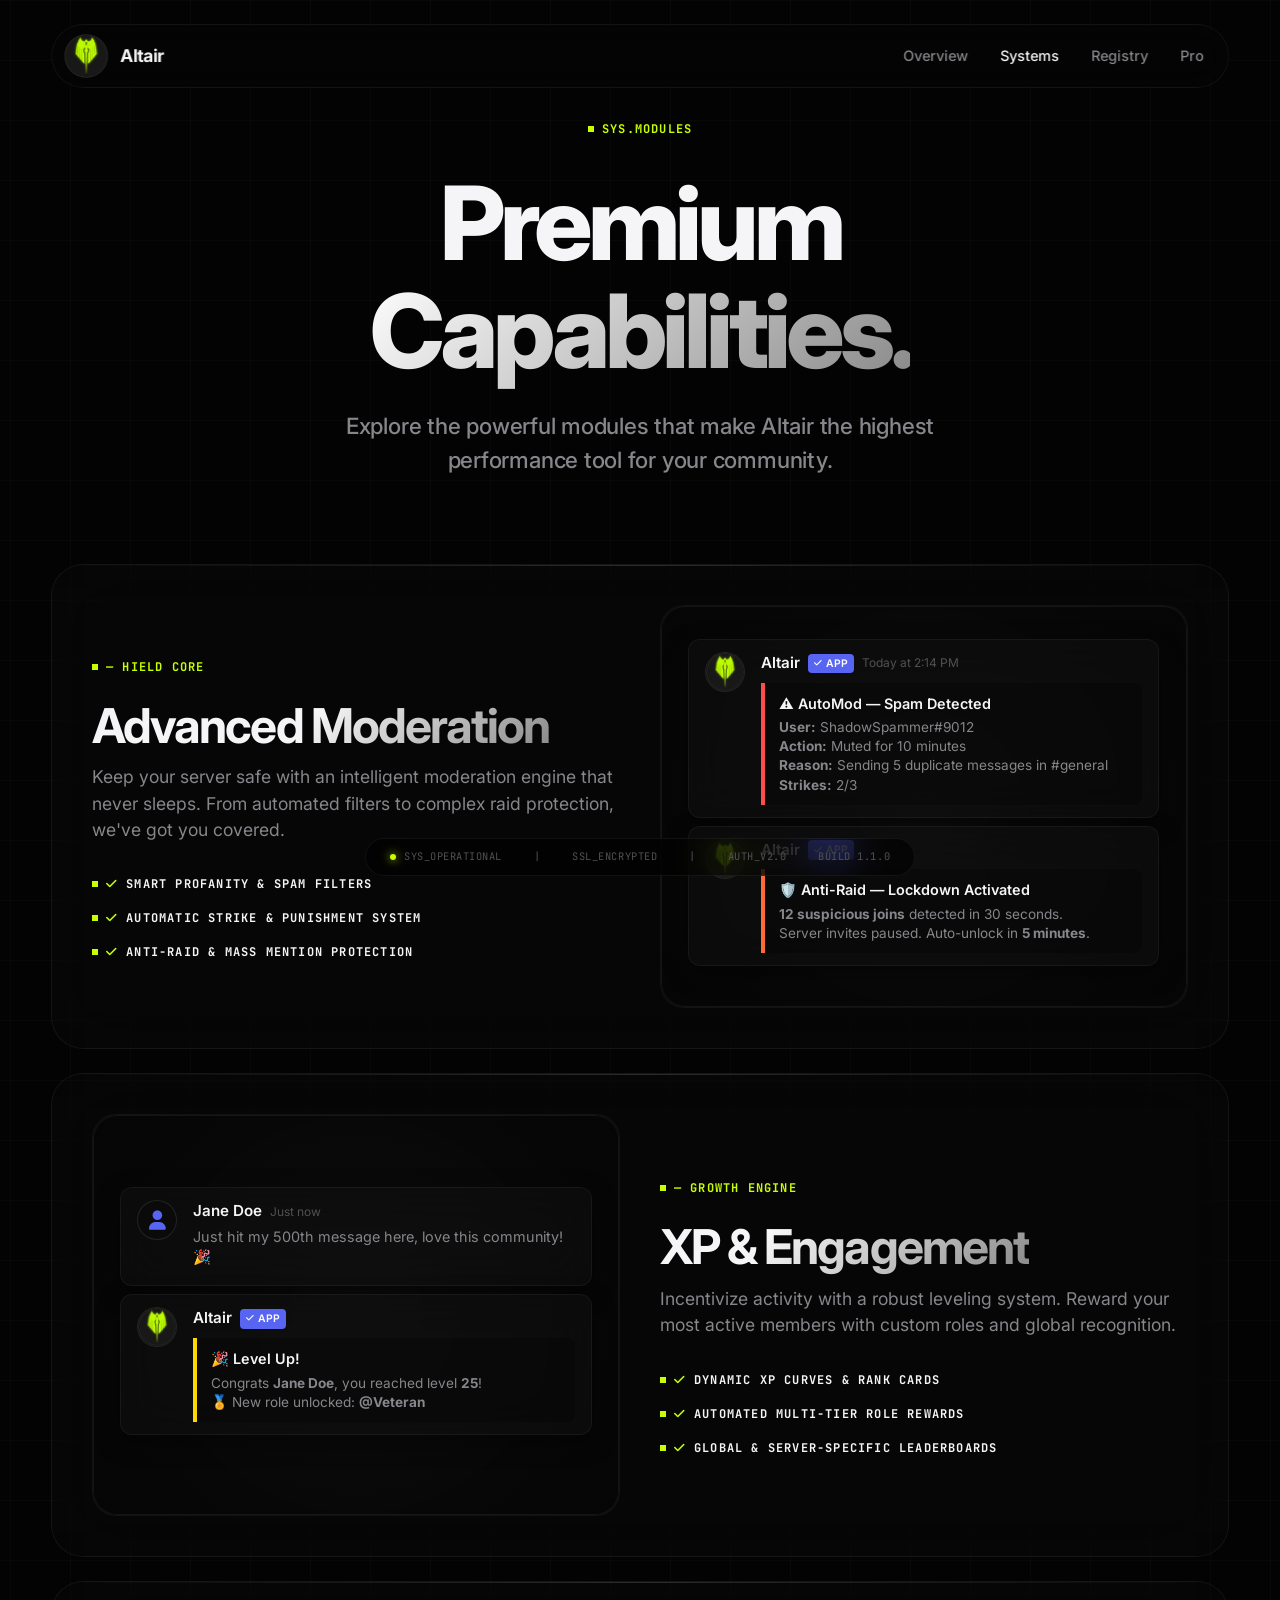
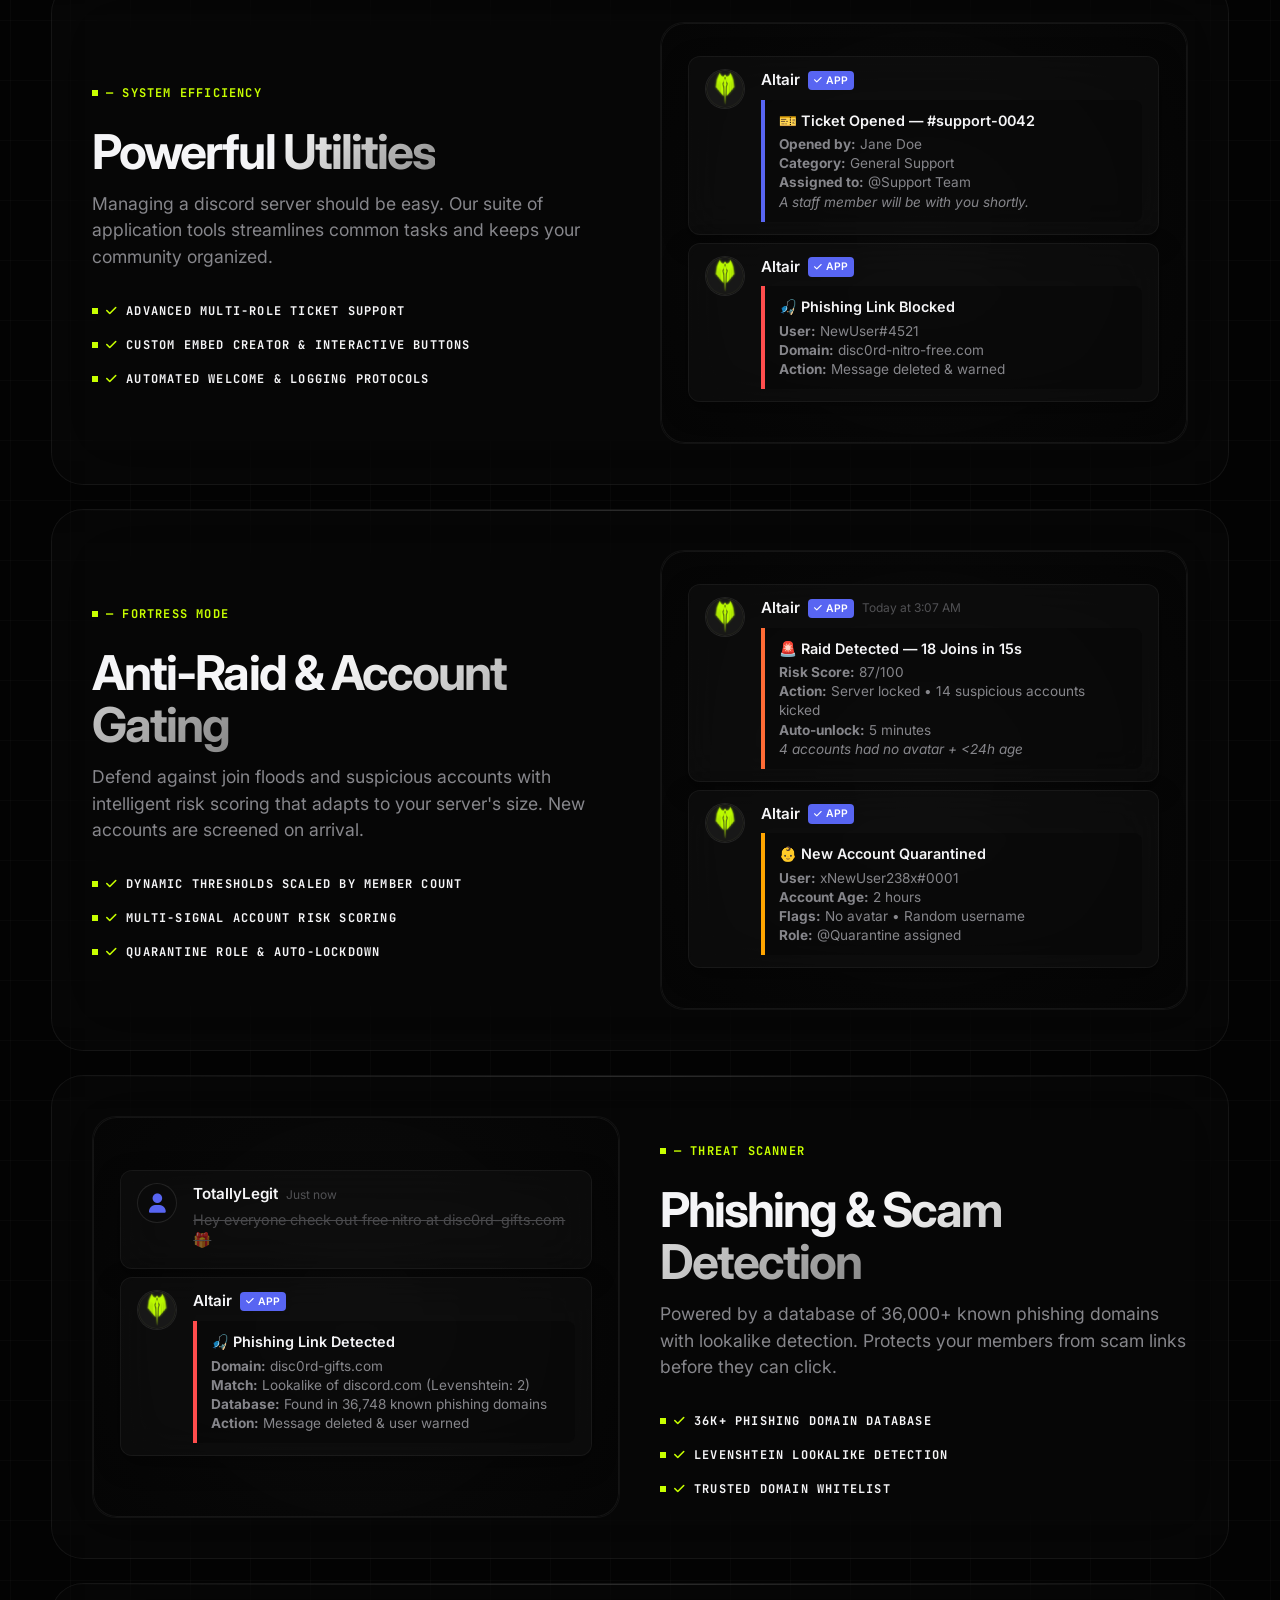
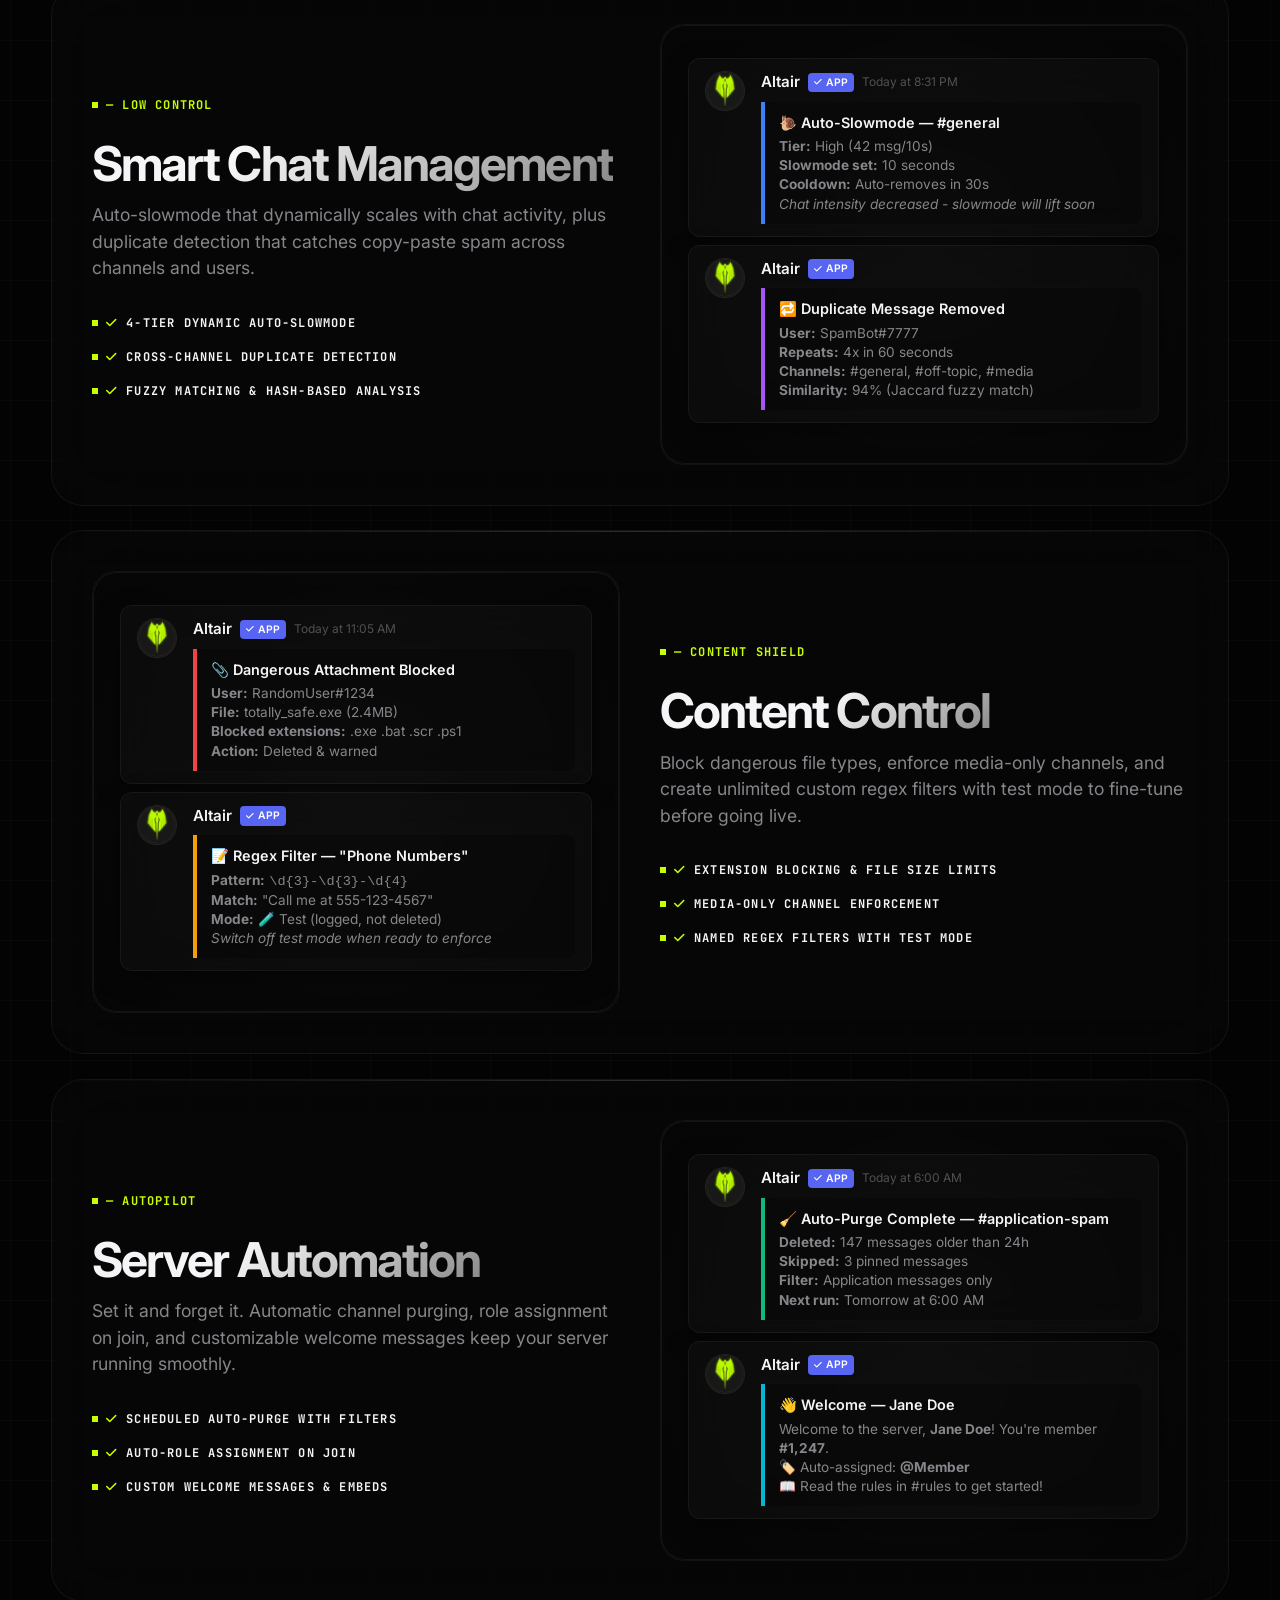
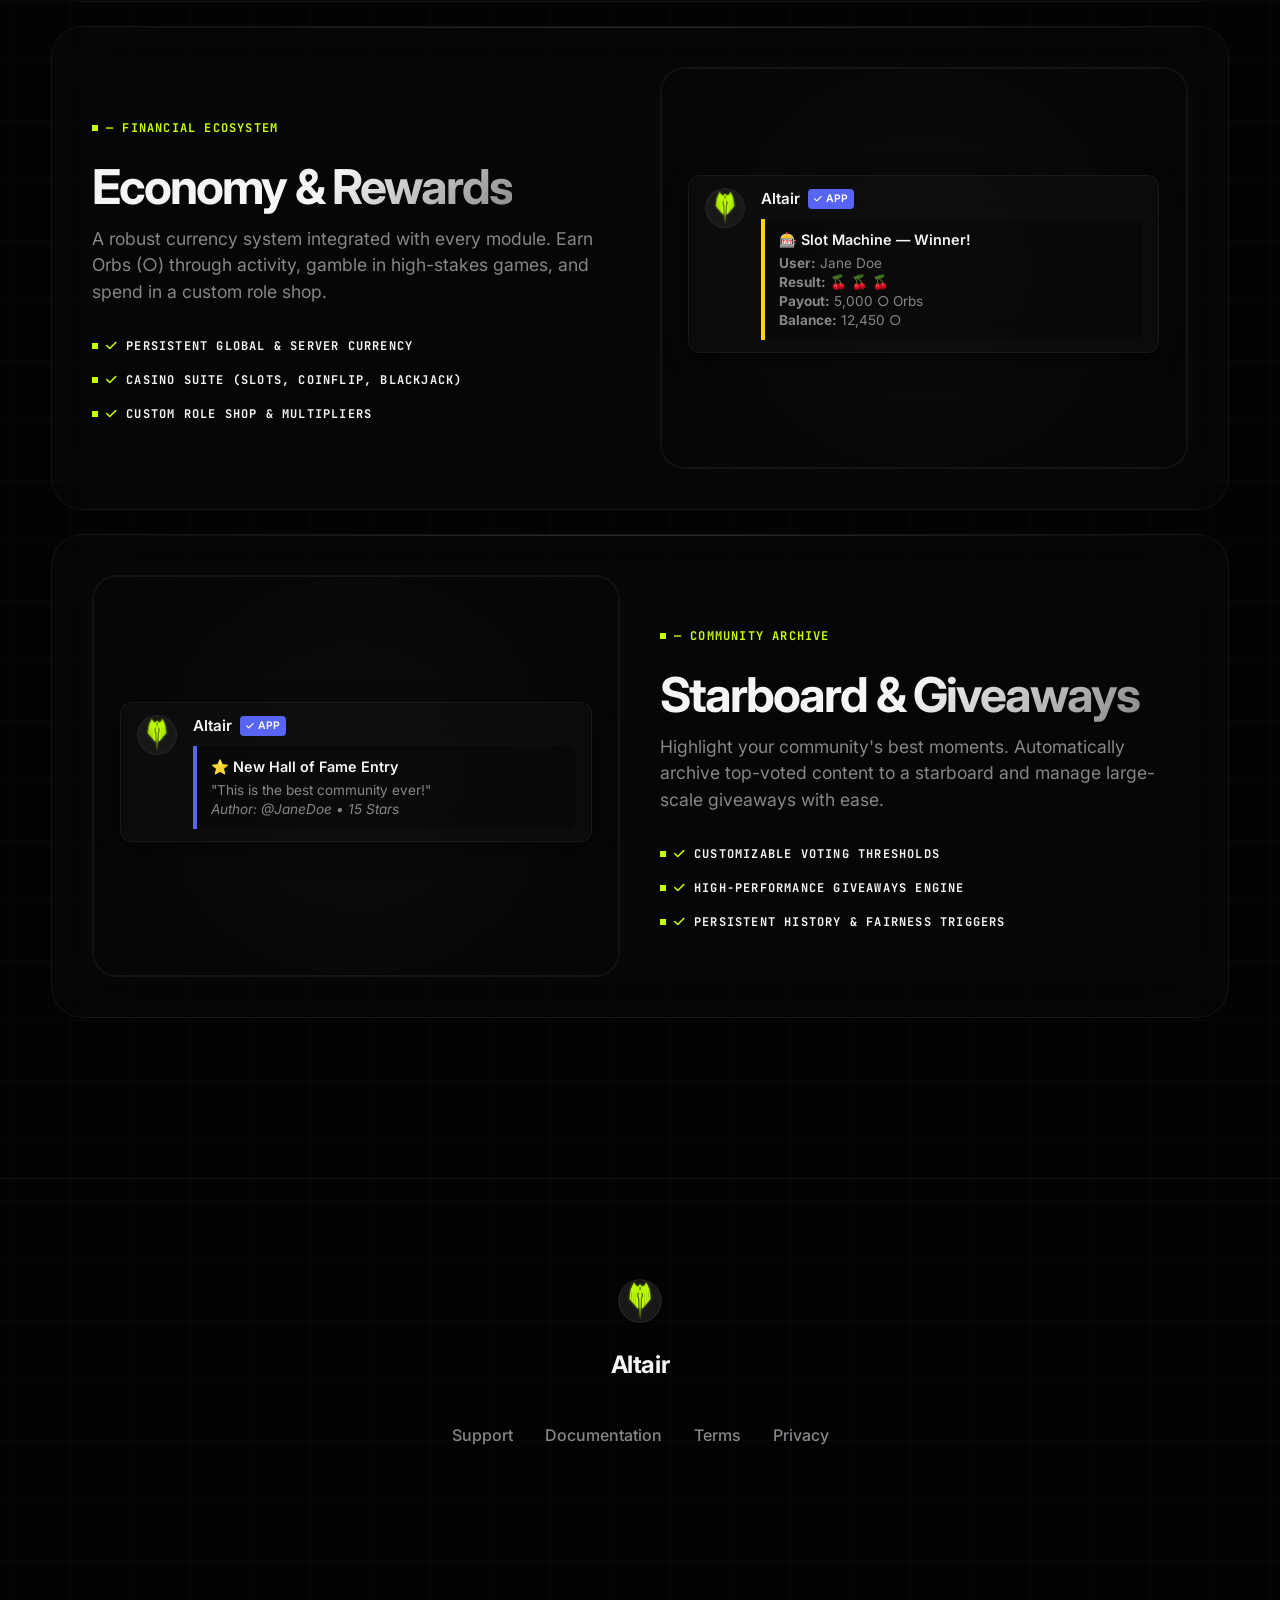
<file: features.html>
<!DOCTYPE html>
<html lang="en">

<head>
    <meta charset="UTF-8">
    <meta name="viewport" content="width=device-width, initial-scale=1.0">
    <title>Features | Altair</title>
    <link rel="stylesheet" href="css/style.css">
    <link rel="stylesheet" href="css/mobile.css">
    <link rel="stylesheet" href="https://cdnjs.cloudflare.com/ajax/libs/font-awesome/6.4.0/css/all.min.css">
</head>

<body>
    <nav id="navbar">
        <div class="logo">
            <div class="logo-box"><img src="img/altair_logo_v5.png" alt="Altair"
                    style="width:100%;height:100%;object-fit:cover;"></div>
            Altair
        </div>
        <div class="nav-links">
            <a href="index.html">Overview</a>
            <a href="features.html" class="active">Systems</a>
            <a href="commands.html">Registry</a>
            <a href="premium.html">Pro</a>
        </div>
        <div class="menu-toggle" id="mobile-toggle">
            <i class="fas fa-bars"></i>
        </div>
    </nav>

    <header class="hero container" style="min-height: 50vh; padding-top: 120px;">
        <div class="hud-label reveal" style="margin-bottom: 2rem;">SYS.MODULES</div>
        <h1 class="hero-title reveal">Premium <br><span class="text-gradient">Capabilities.</span></h1>
        <p class="hero-subtitle reveal">Explore the powerful modules that make Altair the highest performance tool for
            your community.</p>
    </header>

    <main class="container">
        <section class="section-padding" style="padding-top: 40px;">
            <div class="bento-grid">

                
                <div class="glass bento-item span-12 reveal"
                    style="display: grid; grid-template-columns: 1fr 1fr; gap: 40px; align-items: center;">
                    <div>
                        <div class="hud-label" style="margin-bottom: 24px;"> &mdash; HIELD CORE</div>
                        <h3 class="section-title" style="font-size: clamp(2rem, 4vw, 3rem);">Advanced <span
                                class="text-gradient">Moderation</span></h3>
                        <p style="margin-bottom: 32px;">Keep your server safe with an intelligent moderation engine that
                            never sleeps. From automated filters to complex raid protection, we've got you covered.</p>

                        <ul style="list-style: none; display: flex; flex-direction: column; gap: 16px;">
                            <li class="hud-label" style="color: var(--text-primary);"><i
                                    class="fas fa-check text-green"></i> Smart Profanity & Spam Filters</li>
                            <li class="hud-label" style="color: var(--text-primary);"><i
                                    class="fas fa-check text-green"></i> Automatic Strike & Punishment System</li>
                            <li class="hud-label" style="color: var(--text-primary);"><i
                                    class="fas fa-check text-green"></i> Anti-Raid & Mass Mention Protection</li>
                        </ul>
                    </div>
                    <div
                        style="height: 100%; min-height: 400px; border-radius: var(--radius-md); overflow: hidden; position: relative; border: 1px solid rgba(255,255,255,0.05); background: #050505;">
                        <div class="bubble-container" style="width: 100%; height: 100%;">
                            <div class="discord-msg">
                                <div class="discord-avatar" style="padding: 0; overflow: hidden;">
                                    <img src="img/altair_logo_v5.png" alt="Altair"
                                        style="width:100%;height:100%;object-fit:cover;">
                                </div>
                                <div class="discord-msg-content">
                                    <div class="discord-header">
                                        <span class="discord-username">Altair</span>
                                        <span class="discord-bot-tag"><i class="fas fa-check"></i> APP</span>
                                        <span class="discord-time">Today at 2:14 PM</span>
                                    </div>
                                    <div class="discord-embed" style="border-left-color: #ff4d4d;">
                                        <div class="discord-embed-title">⚠️ AutoMod — Spam Detected</div>
                                        <div class="discord-embed-desc"><strong>User:</strong>
                                            ShadowSpammer#9012<br><strong>Action:</strong> Muted for 10
                                            minutes<br><strong>Reason:</strong> Sending 5 duplicate messages in
                                            #general<br><strong>Strikes:</strong> 2/3</div>
                                    </div>
                                </div>
                            </div>
                            <div class="discord-msg">
                                <div class="discord-avatar" style="padding: 0; overflow: hidden;">
                                    <img src="img/altair_logo_v5.png" alt="Altair"
                                        style="width:100%;height:100%;object-fit:cover;">
                                </div>
                                <div class="discord-msg-content">
                                    <div class="discord-header">
                                        <span class="discord-username">Altair</span>
                                        <span class="discord-bot-tag"><i class="fas fa-check"></i> APP</span>
                                    </div>
                                    <div class="discord-embed" style="border-left-color: #ff6b35;">
                                        <div class="discord-embed-title">🛡️ Anti-Raid — Lockdown Activated</div>
                                        <div class="discord-embed-desc"><strong>12 suspicious joins</strong> detected in
                                            30 seconds.<br>Server invites paused. Auto-unlock in <strong>5
                                                minutes</strong>.</div>
                                    </div>
                                </div>
                            </div>
                        </div>
                    </div>
                </div>

                
                <div class="glass bento-item span-12 reveal"
                    style="display: grid; grid-template-columns: 1fr 1fr; gap: 40px; align-items: center;">
                    <div
                        style="height: 100%; min-height: 400px; border-radius: var(--radius-md); overflow: hidden; position: relative; border: 1px solid rgba(255,255,255,0.05); background: #050505;">
                        <div class="bubble-container" style="width: 100%; height: 100%; align-items: flex-end;">
                            <div class="discord-msg">
                                <div class="discord-avatar" style="color: #5865F2;"><i class="fas fa-user"></i>
                                </div>
                                <div class="discord-msg-content">
                                    <div class="discord-header">
                                        <span class="discord-username">Jane Doe</span>
                                        <span class="discord-time">Just now</span>
                                    </div>
                                    <div class="discord-text">Just hit my 500th message here, love this
                                        community!
                                        🎉</div>
                                </div>
                            </div>
                            <div class="discord-msg">
                                <div class="discord-avatar" style="padding: 0; overflow: hidden;">
                                    <img src="img/altair_logo_v5.png" alt="Altair"
                                        style="width:100%;height:100%;object-fit:cover;">
                                </div>
                                <div class="discord-msg-content">
                                    <div class="discord-header">
                                        <span class="discord-username">Altair</span>
                                        <span class="discord-bot-tag"><i class="fas fa-check"></i> APP</span>
                                    </div>
                                    <div class="discord-embed" style="border-left-color: #ffd700;">
                                        <div class="discord-embed-title">🎉 Level Up!</div>
                                        <div class="discord-embed-desc">Congrats <strong>Jane Doe</strong>, you
                                            reached level <strong>25</strong>!<br>🏅 New role unlocked:
                                            <strong>@Veteran</strong>
                                        </div>
                                    </div>
                                </div>
                            </div>
                        </div>
                    </div>
                    <div>
                        <div class="hud-label" style="margin-bottom: 24px;"> &mdash; GROWTH ENGINE</div>
                        <h3 class="section-title" style="font-size: clamp(2rem, 4vw, 3rem);">XP & <span
                                class="text-gradient">Engagement</span></h3>
                        <p style="margin-bottom: 32px;">Incentivize activity with a robust leveling system.
                            Reward
                            your
                            most active members with custom roles and global recognition.</p>
                        <ul style="list-style: none; display: flex; flex-direction: column; gap: 16px;">
                            <li class="hud-label" style="color: var(--text-primary);"><i
                                    class="fas fa-check text-green"></i> Dynamic XP Curves & Rank Cards</li>
                            <li class="hud-label" style="color: var(--text-primary);"><i
                                    class="fas fa-check text-green"></i> Automated Multi-Tier Role Rewards</li>
                            <li class="hud-label" style="color: var(--text-primary);"><i
                                    class="fas fa-check text-green"></i> Global & Server-Specific Leaderboards
                            </li>
                        </ul>
                    </div>
                </div>

                
                <div class="glass bento-item span-12 reveal"
                    style="display: grid; grid-template-columns: 1fr 1fr; gap: 40px; align-items: center;">
                    <div>
                        <div class="hud-label" style="margin-bottom: 24px;"> &mdash; SYSTEM EFFICIENCY</div>
                        <h3 class="section-title" style="font-size: clamp(2rem, 4vw, 3rem);">Powerful <span
                                class="text-gradient">Utilities</span></h3>
                        <p style="margin-bottom: 32px;">Managing a discord server should be easy. Our suite of
                            application
                            tools streamlines common tasks and keeps your community organized.</p>
                        <ul style="list-style: none; display: flex; flex-direction: column; gap: 16px;">
                            <li class="hud-label" style="color: var(--text-primary);"><i
                                    class="fas fa-check text-green"></i> Advanced Multi-Role Ticket Support</li>
                            <li class="hud-label" style="color: var(--text-primary);"><i
                                    class="fas fa-check text-green"></i> Custom Embed Creator & Interactive
                                Buttons
                            </li>
                            <li class="hud-label" style="color: var(--text-primary);"><i
                                    class="fas fa-check text-green"></i> Automated Welcome & Logging Protocols
                            </li>
                        </ul>
                    </div>
                    <div
                        style="height: 100%; min-height: 400px; border-radius: var(--radius-md); overflow: hidden; position: relative; border: 1px solid rgba(255,255,255,0.05); background: #050505;">
                        <div class="bubble-container" style="width: 100%; height: 100%;">
                            <div class="discord-msg">
                                <div class="discord-avatar" style="padding: 0; overflow: hidden;">
                                    <img src="img/altair_logo_v5.png" alt="Altair"
                                        style="width:100%;height:100%;object-fit:cover;">
                                </div>
                                <div class="discord-msg-content">
                                    <div class="discord-header">
                                        <span class="discord-username">Altair</span>
                                        <span class="discord-bot-tag"><i class="fas fa-check"></i> APP</span>
                                    </div>
                                    <div class="discord-embed" style="border-left-color: #5865F2;">
                                        <div class="discord-embed-title">🎫 Ticket Opened — #support-0042</div>
                                        <div class="discord-embed-desc"><strong>Opened by:</strong> Jane
                                            Doe<br><strong>Category:</strong> General
                                            Support<br><strong>Assigned
                                                to:</strong> @Support Team<br><em>A staff member will be with
                                                you
                                                shortly.</em></div>
                                    </div>
                                </div>
                            </div>
                            <div class="discord-msg">
                                <div class="discord-avatar" style="padding: 0; overflow: hidden;">
                                    <img src="img/altair_logo_v5.png" alt="Altair"
                                        style="width:100%;height:100%;object-fit:cover;">
                                </div>
                                <div class="discord-msg-content">
                                    <div class="discord-header">
                                        <span class="discord-username">Altair</span>
                                        <span class="discord-bot-tag"><i class="fas fa-check"></i> APP</span>
                                    </div>
                                    <div class="discord-embed" style="border-left-color: #ff4d4d;">
                                        <div class="discord-embed-title">🎣 Phishing Link Blocked</div>
                                        <div class="discord-embed-desc"><strong>User:</strong>
                                            NewUser#4521<br><strong>Domain:</strong>
                                            disc0rd-nitro-free.com<br><strong>Action:</strong> Message deleted
                                            &amp;
                                            warned</div>
                                    </div>
                                </div>
                            </div>
                        </div>
                    </div>

                </div>

                
                <div class="glass bento-item span-12 reveal"
                    style="display: grid; grid-template-columns: 1fr 1fr; gap: 40px; align-items: center;">
                    <div>
                        <div class="hud-label" style="margin-bottom: 24px;"> &mdash; FORTRESS MODE</div>
                        <h3 class="section-title" style="font-size: clamp(2rem, 4vw, 3rem);">Anti-Raid &amp; <span
                                class="text-gradient">Account Gating</span></h3>
                        <p style="margin-bottom: 32px;">Defend against join floods and suspicious accounts with
                            intelligent risk scoring that adapts to your server's size. New accounts are screened on
                            arrival.</p>
                        <ul style="list-style: none; display: flex; flex-direction: column; gap: 16px;">
                            <li class="hud-label" style="color: var(--text-primary);"><i
                                    class="fas fa-check text-green"></i> Dynamic Thresholds Scaled by Member Count</li>
                            <li class="hud-label" style="color: var(--text-primary);"><i
                                    class="fas fa-check text-green"></i> Multi-Signal Account Risk Scoring</li>
                            <li class="hud-label" style="color: var(--text-primary);"><i
                                    class="fas fa-check text-green"></i> Quarantine Role &amp; Auto-Lockdown</li>
                        </ul>
                    </div>
                    <div
                        style="height: 100%; min-height: 400px; border-radius: var(--radius-md); overflow: hidden; position: relative; border: 1px solid rgba(255,255,255,0.05); background: #050505;">
                        <div class="bubble-container" style="width: 100%; height: 100%;">
                            <div class="discord-msg">
                                <div class="discord-avatar" style="padding: 0; overflow: hidden;">
                                    <img src="img/altair_logo_v5.png" alt="Altair"
                                        style="width:100%;height:100%;object-fit:cover;">
                                </div>
                                <div class="discord-msg-content">
                                    <div class="discord-header">
                                        <span class="discord-username">Altair</span>
                                        <span class="discord-bot-tag"><i class="fas fa-check"></i> APP</span>
                                        <span class="discord-time">Today at 3:07 AM</span>
                                    </div>
                                    <div class="discord-embed" style="border-left-color: #ff6b35;">
                                        <div class="discord-embed-title">🚨 Raid Detected — 18 Joins in 15s</div>
                                        <div class="discord-embed-desc"><strong>Risk Score:</strong>
                                            87/100<br><strong>Action:</strong> Server locked &bull; 14 suspicious
                                            accounts kicked<br><strong>Auto-unlock:</strong> 5 minutes<br><em>4 accounts
                                                had no avatar + &lt;24h age</em></div>
                                    </div>
                                </div>
                            </div>
                            <div class="discord-msg">
                                <div class="discord-avatar" style="padding: 0; overflow: hidden;">
                                    <img src="img/altair_logo_v5.png" alt="Altair"
                                        style="width:100%;height:100%;object-fit:cover;">
                                </div>
                                <div class="discord-msg-content">
                                    <div class="discord-header">
                                        <span class="discord-username">Altair</span>
                                        <span class="discord-bot-tag"><i class="fas fa-check"></i> APP</span>
                                    </div>
                                    <div class="discord-embed" style="border-left-color: #ffa500;">
                                        <div class="discord-embed-title">👶 New Account Quarantined</div>
                                        <div class="discord-embed-desc"><strong>User:</strong>
                                            xNewUser238x#0001<br><strong>Account Age:</strong> 2
                                            hours<br><strong>Flags:</strong> No avatar &bull; Random
                                            username<br><strong>Role:</strong> @Quarantine assigned</div>
                                    </div>
                                </div>
                            </div>
                        </div>
                    </div>
                </div>

                
                <div class="glass bento-item span-12 reveal"
                    style="display: grid; grid-template-columns: 1fr 1fr; gap: 40px; align-items: center;">
                    <div
                        style="height: 100%; min-height: 400px; border-radius: var(--radius-md); overflow: hidden; position: relative; border: 1px solid rgba(255,255,255,0.05); background: #050505;">
                        <div class="bubble-container" style="width: 100%; height: 100%;">
                            <div class="discord-msg">
                                <div class="discord-avatar" style="color: #5865F2;"><i class="fas fa-user"></i></div>
                                <div class="discord-msg-content">
                                    <div class="discord-header">
                                        <span class="discord-username">TotallyLegit</span>
                                        <span class="discord-time">Just now</span>
                                    </div>
                                    <div class="discord-text" style="text-decoration: line-through; opacity: 0.5;">Hey
                                        everyone check out free nitro at disc0rd-gifts.com 🎁</div>
                                </div>
                            </div>
                            <div class="discord-msg">
                                <div class="discord-avatar" style="padding: 0; overflow: hidden;">
                                    <img src="img/altair_logo_v5.png" alt="Altair"
                                        style="width:100%;height:100%;object-fit:cover;">
                                </div>
                                <div class="discord-msg-content">
                                    <div class="discord-header">
                                        <span class="discord-username">Altair</span>
                                        <span class="discord-bot-tag"><i class="fas fa-check"></i> APP</span>
                                    </div>
                                    <div class="discord-embed" style="border-left-color: #ff4d4d;">
                                        <div class="discord-embed-title">🎣 Phishing Link Detected</div>
                                        <div class="discord-embed-desc"><strong>Domain:</strong>
                                            disc0rd-gifts.com<br><strong>Match:</strong> Lookalike of discord.com
                                            (Levenshtein: 2)<br><strong>Database:</strong> Found in 36,748 known
                                            phishing domains<br><strong>Action:</strong> Message deleted &amp; user
                                            warned</div>
                                    </div>
                                </div>
                            </div>
                        </div>
                    </div>
                    <div>
                        <div class="hud-label" style="margin-bottom: 24px;"> &mdash; THREAT SCANNER</div>
                        <h3 class="section-title" style="font-size: clamp(2rem, 4vw, 3rem);">Phishing &amp; <span
                                class="text-gradient">Scam Detection</span></h3>
                        <p style="margin-bottom: 32px;">Powered by a database of 36,000+ known phishing domains with
                            lookalike detection. Protects your members from scam links before they can click.</p>
                        <ul style="list-style: none; display: flex; flex-direction: column; gap: 16px;">
                            <li class="hud-label" style="color: var(--text-primary);"><i
                                    class="fas fa-check text-green"></i> 36K+ Phishing Domain Database</li>
                            <li class="hud-label" style="color: var(--text-primary);"><i
                                    class="fas fa-check text-green"></i> Levenshtein Lookalike Detection</li>
                            <li class="hud-label" style="color: var(--text-primary);"><i
                                    class="fas fa-check text-green"></i> Trusted Domain Whitelist</li>
                        </ul>
                    </div>
                </div>

                
                <div class="glass bento-item span-12 reveal"
                    style="display: grid; grid-template-columns: 1fr 1fr; gap: 40px; align-items: center;">
                    <div>
                        <div class="hud-label" style="margin-bottom: 24px;"> &mdash; LOW CONTROL</div>
                        <h3 class="section-title" style="font-size: clamp(2rem, 4vw, 3rem);">Smart <span
                                class="text-gradient">Chat Management</span></h3>
                        <p style="margin-bottom: 32px;">Auto-slowmode that dynamically scales with chat activity, plus
                            duplicate detection that catches copy-paste spam across channels and users.</p>
                        <ul style="list-style: none; display: flex; flex-direction: column; gap: 16px;">
                            <li class="hud-label" style="color: var(--text-primary);"><i
                                    class="fas fa-check text-green"></i> 4-Tier Dynamic Auto-Slowmode</li>
                            <li class="hud-label" style="color: var(--text-primary);"><i
                                    class="fas fa-check text-green"></i> Cross-Channel Duplicate Detection</li>
                            <li class="hud-label" style="color: var(--text-primary);"><i
                                    class="fas fa-check text-green"></i> Fuzzy Matching &amp; Hash-Based Analysis</li>
                        </ul>
                    </div>
                    <div
                        style="height: 100%; min-height: 400px; border-radius: var(--radius-md); overflow: hidden; position: relative; border: 1px solid rgba(255,255,255,0.05); background: #050505;">
                        <div class="bubble-container" style="width: 100%; height: 100%;">
                            <div class="discord-msg">
                                <div class="discord-avatar" style="padding: 0; overflow: hidden;">
                                    <img src="img/altair_logo_v5.png" alt="Altair"
                                        style="width:100%;height:100%;object-fit:cover;">
                                </div>
                                <div class="discord-msg-content">
                                    <div class="discord-header">
                                        <span class="discord-username">Altair</span>
                                        <span class="discord-bot-tag"><i class="fas fa-check"></i> APP</span>
                                        <span class="discord-time">Today at 8:31 PM</span>
                                    </div>
                                    <div class="discord-embed" style="border-left-color: #3b82f6;">
                                        <div class="discord-embed-title">🐌 Auto-Slowmode — #general</div>
                                        <div class="discord-embed-desc"><strong>Tier:</strong> High (42
                                            msg/10s)<br><strong>Slowmode set:</strong> 10
                                            seconds<br><strong>Cooldown:</strong> Auto-removes in 30s<br><em>Chat
                                                intensity decreased - slowmode will lift soon</em></div>
                                    </div>
                                </div>
                            </div>
                            <div class="discord-msg">
                                <div class="discord-avatar" style="padding: 0; overflow: hidden;">
                                    <img src="img/altair_logo_v5.png" alt="Altair"
                                        style="width:100%;height:100%;object-fit:cover;">
                                </div>
                                <div class="discord-msg-content">
                                    <div class="discord-header">
                                        <span class="discord-username">Altair</span>
                                        <span class="discord-bot-tag"><i class="fas fa-check"></i> APP</span>
                                    </div>
                                    <div class="discord-embed" style="border-left-color: #a855f7;">
                                        <div class="discord-embed-title">🔁 Duplicate Message Removed</div>
                                        <div class="discord-embed-desc"><strong>User:</strong>
                                            SpamBot#7777<br><strong>Repeats:</strong> 4x in 60
                                            seconds<br><strong>Channels:</strong> #general, #off-topic,
                                            #media<br><strong>Similarity:</strong> 94% (Jaccard fuzzy match)</div>
                                    </div>
                                </div>
                            </div>
                        </div>
                    </div>
                </div>

                
                <div class="glass bento-item span-12 reveal"
                    style="display: grid; grid-template-columns: 1fr 1fr; gap: 40px; align-items: center;">
                    <div
                        style="height: 100%; min-height: 400px; border-radius: var(--radius-md); overflow: hidden; position: relative; border: 1px solid rgba(255,255,255,0.05); background: #050505;">
                        <div class="bubble-container" style="width: 100%; height: 100%;">
                            <div class="discord-msg">
                                <div class="discord-avatar" style="padding: 0; overflow: hidden;">
                                    <img src="img/altair_logo_v5.png" alt="Altair"
                                        style="width:100%;height:100%;object-fit:cover;">
                                </div>
                                <div class="discord-msg-content">
                                    <div class="discord-header">
                                        <span class="discord-username">Altair</span>
                                        <span class="discord-bot-tag"><i class="fas fa-check"></i> APP</span>
                                        <span class="discord-time">Today at 11:05 AM</span>
                                    </div>
                                    <div class="discord-embed" style="border-left-color: #ef4444;">
                                        <div class="discord-embed-title">📎 Dangerous Attachment Blocked</div>
                                        <div class="discord-embed-desc"><strong>User:</strong>
                                            RandomUser#1234<br><strong>File:</strong> totally_safe.exe
                                            (2.4MB)<br><strong>Blocked extensions:</strong> .exe .bat .scr
                                            .ps1<br><strong>Action:</strong> Deleted &amp; warned</div>
                                    </div>
                                </div>
                            </div>
                            <div class="discord-msg">
                                <div class="discord-avatar" style="padding: 0; overflow: hidden;">
                                    <img src="img/altair_logo_v5.png" alt="Altair"
                                        style="width:100%;height:100%;object-fit:cover;">
                                </div>
                                <div class="discord-msg-content">
                                    <div class="discord-header">
                                        <span class="discord-username">Altair</span>
                                        <span class="discord-bot-tag"><i class="fas fa-check"></i> APP</span>
                                    </div>
                                    <div class="discord-embed" style="border-left-color: #f59e0b;">
                                        <div class="discord-embed-title">📝 Regex Filter — "Phone Numbers"</div>
                                        <div class="discord-embed-desc"><strong>Pattern:</strong>
                                            <code>\d{3}-\d{3}-\d{4}</code><br><strong>Match:</strong> "Call me at
                                            555-123-4567"<br><strong>Mode:</strong> 🧪 Test (logged, not
                                            deleted)<br><em>Switch off test mode when ready to enforce</em>
                                        </div>
                                    </div>
                                </div>
                            </div>
                        </div>
                    </div>
                    <div>
                        <div class="hud-label" style="margin-bottom: 24px;"> &mdash; CONTENT SHIELD</div>
                        <h3 class="section-title" style="font-size: clamp(2rem, 4vw, 3rem);">Content <span
                                class="text-gradient">Control</span></h3>
                        <p style="margin-bottom: 32px;">Block dangerous file types, enforce media-only channels, and
                            create unlimited custom regex filters with test mode to fine-tune before going live.</p>
                        <ul style="list-style: none; display: flex; flex-direction: column; gap: 16px;">
                            <li class="hud-label" style="color: var(--text-primary);"><i
                                    class="fas fa-check text-green"></i> Extension Blocking &amp; File Size Limits</li>
                            <li class="hud-label" style="color: var(--text-primary);"><i
                                    class="fas fa-check text-green"></i> Media-Only Channel Enforcement</li>
                            <li class="hud-label" style="color: var(--text-primary);"><i
                                    class="fas fa-check text-green"></i> Named Regex Filters with Test Mode</li>
                        </ul>
                    </div>
                </div>

                
                <div class="glass bento-item span-12 reveal"
                    style="display: grid; grid-template-columns: 1fr 1fr; gap: 40px; align-items: center;">
                    <div>
                        <div class="hud-label" style="margin-bottom: 24px;"> &mdash; AUTOPILOT</div>
                        <h3 class="section-title" style="font-size: clamp(2rem, 4vw, 3rem);">Server <span
                                class="text-gradient">Automation</span></h3>
                        <p style="margin-bottom: 32px;">Set it and forget it. Automatic channel purging, role assignment
                            on join, and customizable welcome messages keep your server running smoothly.</p>
                        <ul style="list-style: none; display: flex; flex-direction: column; gap: 16px;">
                            <li class="hud-label" style="color: var(--text-primary);"><i
                                    class="fas fa-check text-green"></i> Scheduled Auto-Purge with Filters</li>
                            <li class="hud-label" style="color: var(--text-primary);"><i
                                    class="fas fa-check text-green"></i> Auto-Role Assignment on Join</li>
                            <li class="hud-label" style="color: var(--text-primary);"><i
                                    class="fas fa-check text-green"></i> Custom Welcome Messages &amp; Embeds</li>
                        </ul>
                    </div>
                    <div
                        style="height: 100%; min-height: 400px; border-radius: var(--radius-md); overflow: hidden; position: relative; border: 1px solid rgba(255,255,255,0.05); background: #050505;">
                        <div class="bubble-container" style="width: 100%; height: 100%;">
                            <div class="discord-msg">
                                <div class="discord-avatar" style="padding: 0; overflow: hidden;">
                                    <img src="img/altair_logo_v5.png" alt="Altair"
                                        style="width:100%;height:100%;object-fit:cover;">
                                </div>
                                <div class="discord-msg-content">
                                    <div class="discord-header">
                                        <span class="discord-username">Altair</span>
                                        <span class="discord-bot-tag"><i class="fas fa-check"></i> APP</span>
                                        <span class="discord-time">Today at 6:00 AM</span>
                                    </div>
                                    <div class="discord-embed" style="border-left-color: #10b981;">
                                        <div class="discord-embed-title">🧹 Auto-Purge Complete — #application-spam</div>
                                        <div class="discord-embed-desc"><strong>Deleted:</strong> 147 messages older
                                            than 24h<br><strong>Skipped:</strong> 3 pinned
                                            messages<br><strong>Filter:</strong> Application messages only<br><strong>Next
                                                run:</strong> Tomorrow at 6:00 AM</div>
                                    </div>
                                </div>
                            </div>
                            <div class="discord-msg">
                                <div class="discord-avatar" style="padding: 0; overflow: hidden;">
                                    <img src="img/altair_logo_v5.png" alt="Altair"
                                        style="width:100%;height:100%;object-fit:cover;">
                                </div>
                                <div class="discord-msg-content">
                                    <div class="discord-header">
                                        <span class="discord-username">Altair</span>
                                        <span class="discord-bot-tag"><i class="fas fa-check"></i> APP</span>
                                    </div>
                                    <div class="discord-embed" style="border-left-color: #06b6d4;">
                                        <div class="discord-embed-title">👋 Welcome — Jane Doe</div>
                                        <div class="discord-embed-desc">Welcome to the server, <strong>Jane
                                                Doe</strong>! You're member <strong>#1,247</strong>.<br>🏷️
                                            Auto-assigned: <strong>@Member</strong><br>📖 Read the rules in #rules to
                                            get started!</div>
                                    </div>
                                </div>
                            </div>
                        </div>
                    </div>
                </div>

                
                <div class="glass bento-item span-12 reveal"
                    style="display: grid; grid-template-columns: 1fr 1fr; gap: 40px; align-items: center;">
                    <div>
                        <div class="hud-label" style="margin-bottom: 24px;"> &mdash; FINANCIAL ECOSYSTEM</div>
                        <h3 class="section-title" style="font-size: clamp(2rem, 4vw, 3rem);">Economy &amp; <span
                                class="text-gradient">Rewards</span></h3>
                        <p style="margin-bottom: 32px;">A robust currency system integrated with every module. Earn Orbs (○) through activity, gamble in high-stakes games, and spend in a custom role shop.</p>
                        <ul style="list-style: none; display: flex; flex-direction: column; gap: 16px;">
                            <li class="hud-label" style="color: var(--text-primary);"><i
                                     class="fas fa-check text-green"></i> Persistent Global & Server Currency</li>
                            <li class="hud-label" style="color: var(--text-primary);"><i
                                     class="fas fa-check text-green"></i> Casino Suite (Slots, Coinflip, Blackjack)</li>
                            <li class="hud-label" style="color: var(--text-primary);"><i
                                     class="fas fa-check text-green"></i> Custom Role Shop & Multipliers</li>
                        </ul>
                    </div>
                    <div
                        style="height: 100%; min-height: 400px; border-radius: var(--radius-md); overflow: hidden; position: relative; border: 1px solid rgba(255,255,255,0.05); background: #050505;">
                        <div class="bubble-container" style="width: 100%; height: 100%;">
                            <div class="discord-msg">
                                <div class="discord-avatar" style="padding: 0; overflow: hidden;">
                                    <img src="img/altair_logo_v5.png" alt="Altair"
                                        style="width:100%;height:100%;object-fit:cover;">
                                </div>
                                <div class="discord-msg-content">
                                    <div class="discord-header">
                                        <span class="discord-username">Altair</span>
                                        <span class="discord-bot-tag"><i class="fas fa-check"></i> APP</span>
                                    </div>
                                    <div class="discord-embed" style="border-left-color: #ffd700;">
                                        <div class="discord-embed-title">🎰 Slot Machine — Winner!</div>
                                        <div class="discord-embed-desc"><strong>User:</strong> Jane Doe<br><strong>Result:</strong> 🍒 🍒 🍒<br><strong>Payout:</strong> 5,000 ○ Orbs<br><strong>Balance:</strong> 12,450 ○</div>
                                    </div>
                                </div>
                            </div>
                        </div>
                    </div>
                </div>

                
                <div class="glass bento-item span-12 reveal"
                    style="display: grid; grid-template-columns: 1fr 1fr; gap: 40px; align-items: center;">
                    <div
                        style="height: 100%; min-height: 400px; border-radius: var(--radius-md); overflow: hidden; position: relative; border: 1px solid rgba(255,255,255,0.05); background: #050505;">
                        <div class="bubble-container" style="width: 100%; height: 100%;">
                            <div class="discord-msg">
                                <div class="discord-avatar" style="padding: 0; overflow: hidden;">
                                    <img src="img/altair_logo_v5.png" alt="Altair"
                                        style="width:100%;height:100%;object-fit:cover;">
                                </div>
                                <div class="discord-msg-content">
                                    <div class="discord-header">
                                        <span class="discord-username">Altair</span>
                                        <span class="discord-bot-tag"><i class="fas fa-check"></i> APP</span>
                                    </div>
                                    <div class="discord-embed" style="border-left-color: #5865f2;">
                                        <div class="discord-embed-title">⭐ New Hall of Fame Entry</div>
                                        <div class="discord-embed-desc">"This is the best community ever!"<br><em>Author: @JaneDoe &bull; 15 Stars</em></div>
                                    </div>
                                </div>
                            </div>
                        </div>
                    </div>
                    <div>
                        <div class="hud-label" style="margin-bottom: 24px;"> &mdash; COMMUNITY ARCHIVE</div>
                        <h3 class="section-title" style="font-size: clamp(2rem, 4vw, 3rem);">Starboard &amp; <span
                                class="text-gradient">Giveaways</span></h3>
                        <p style="margin-bottom: 32px;">Highlight your community's best moments. Automatically archive top-voted content to a starboard and manage large-scale giveaways with ease.</p>
                        <ul style="list-style: none; display: flex; flex-direction: column; gap: 16px;">
                            <li class="hud-label" style="color: var(--text-primary);"><i
                                     class="fas fa-check text-green"></i> Customizable Voting Thresholds</li>
                            <li class="hud-label" style="color: var(--text-primary);"><i
                                     class="fas fa-check text-green"></i> High-Performance Giveaways Engine</li>
                            <li class="hud-label" style="color: var(--text-primary);"><i
                                     class="fas fa-check text-green"></i> Persistent History & Fairness Triggers</li>
                        </ul>
                    </div>
                </div>
            </div>
        </section>
    </main>

    <footer style="padding: 100px 4vw 160px; border-top: 1px solid var(--glass-border); text-align: center;">
        <div class="logo-box" style="margin: 0 auto 24px;"><img src="img/altair_logo_v5.png" alt="Altair"
                style="width:100%;height:100%;object-fit:cover;"></div>
        <h2 style="font-size: 1.5rem; letter-spacing: -0.02em; margin-bottom: 40px;">Altair</h2>
        <div style="display: flex; justify-content: center; gap: 32px; font-weight: 500;">
            <a href="support.html" style="color: var(--text-secondary); transition: color 0.3s;">Support</a>
            <a href="docs.html" style="color: var(--text-secondary); transition: color 0.3s;">Documentation</a>
            <a href="tos.html" style="color: var(--text-secondary); transition: color 0.3s;">Terms</a>
            <a href="privacy.html" style="color: var(--text-secondary); transition: color 0.3s;">Privacy</a>
        </div>
    </footer>

    
    <div class="status-strip">
        <span style="display: flex; align-items: center;"><span class="status-dot"></span>SYS_OPERATIONAL</span>
        <span class="status-optional">|</span>
        <span class="status-optional">SSL_ENCRYPTED</span>
        <span class="status-optional">|</span>
        <span class="status-optional">AUTH_V2.0</span>
        <span>BUILD 1.1.0</span>
    </div>

    
    <script src="js/auth.js"></script>
    <script>
        
        const nav = document.getElementById('navbar');
        if (nav) {
            window.addEventListener('scroll', () => {
                const scrollY = window.scrollY;
                const threshold = 100;
                const progress = Math.min(scrollY / threshold, 1);

                const currentVW = window.innerWidth;
                const dynamicMaxW = 1200 + (progress * (currentVW - 1200));

                nav.style.setProperty('--nav-top', `${24 - (progress * 24)}px`);
                nav.style.setProperty('--nav-w', `${92 + (progress * 8)}%`);
                nav.style.setProperty('--nav-radius', `${100 - (progress * 100)}px`);
                nav.style.setProperty('--nav-bg', `rgba(5, 5, 5, ${0.6 + (progress * 0.3)})`);
                nav.style.setProperty('--nav-max-w', `${dynamicMaxW}px`);

                if (progress > 0) {
                    nav.style.setProperty('--nav-border', 'rgba(255, 255, 255, 0.08)');
                    nav.style.borderBottom = '1px solid rgba(255, 255, 255, 0.1)';
                } else {
                    nav.style.setProperty('--nav-border', 'var(--glass-border)');
                    nav.style.borderBottom = '1px solid var(--glass-border)';
                }
            });
        }

        
    </script>
    
    <button id="back-to-top" class="glass">
        <i class="fas fa-arrow-up"></i>
    </button>
</body>

</html>
</file>
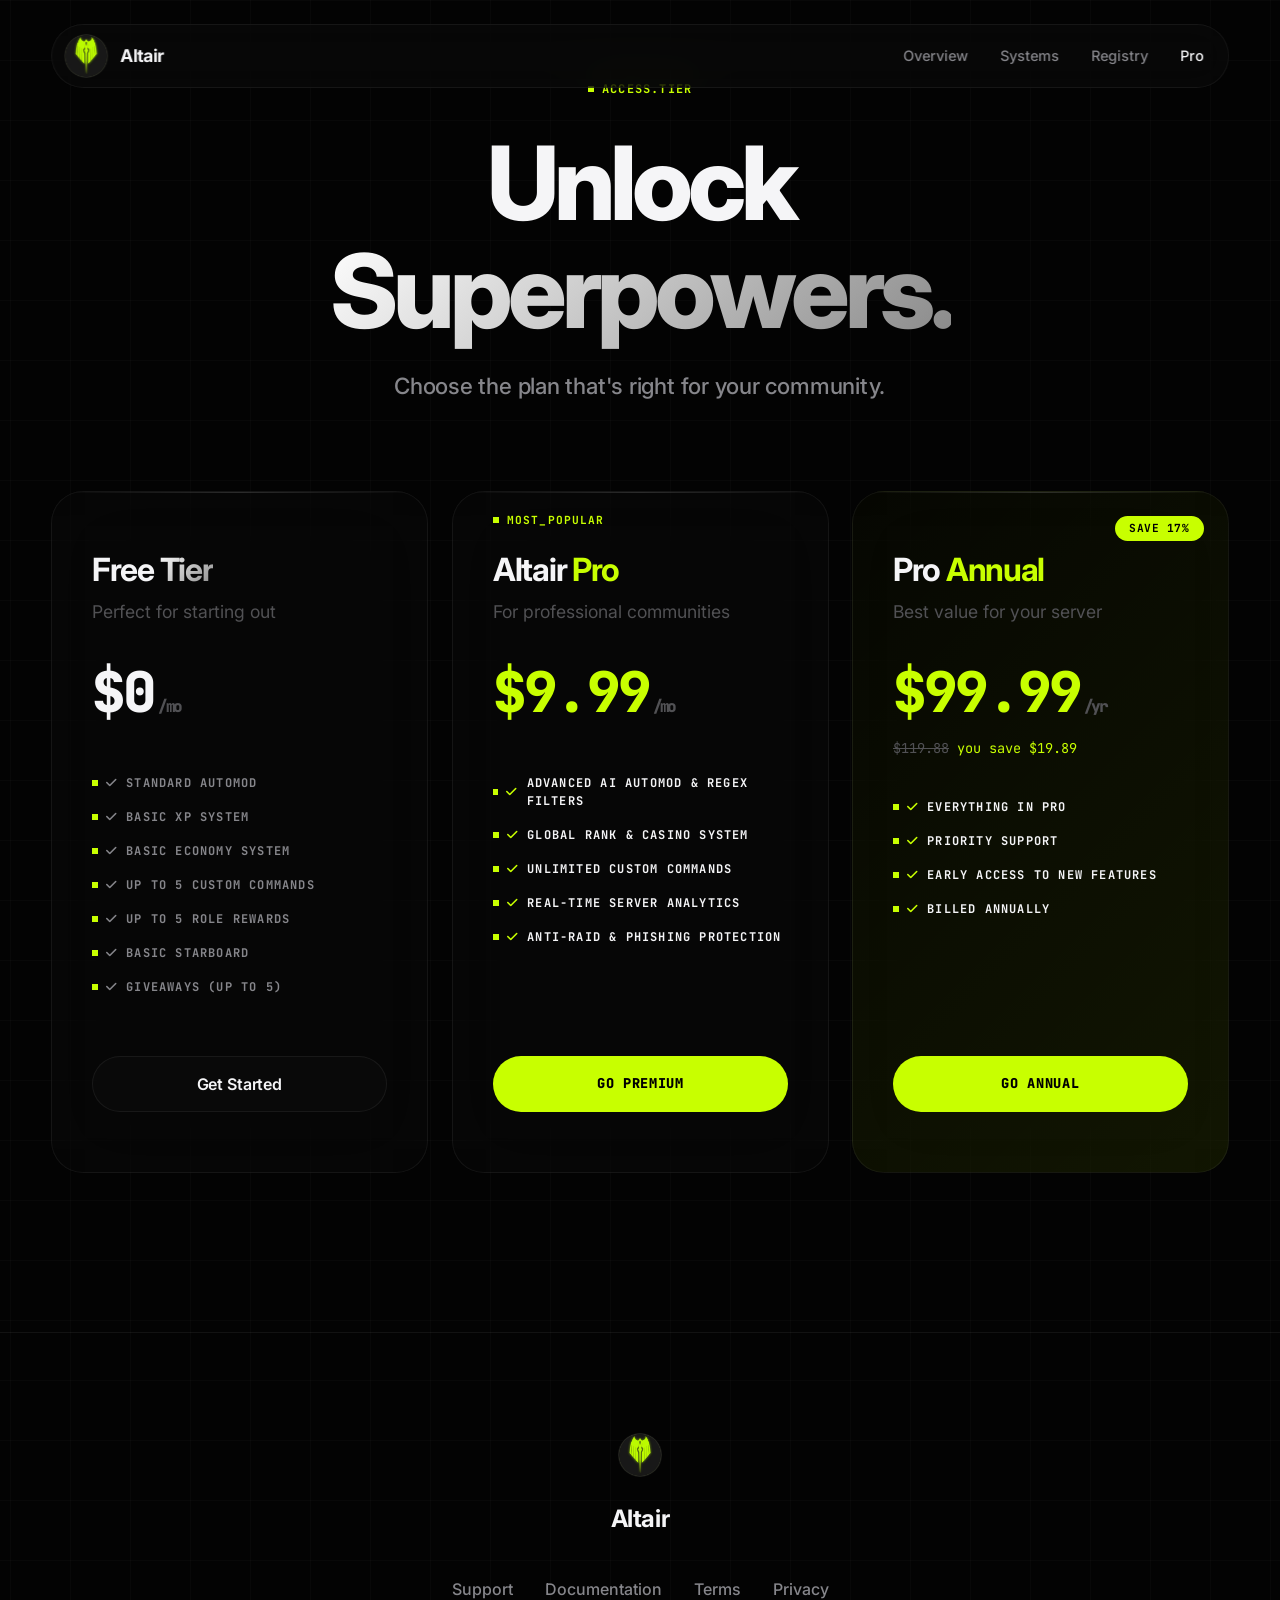
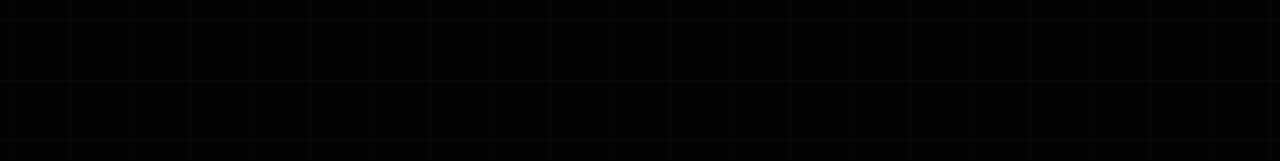
<file: premium.html>
<!DOCTYPE html>
<html lang="en">

<head>
    <meta charset="UTF-8">
    <meta name="viewport" content="width=device-width, initial-scale=1.0">
    <title>Premium | Altair</title>
    <link rel="stylesheet" href="css/style.css">
    <link rel="stylesheet" href="css/mobile.css">
    <link rel="stylesheet" href="https://cdnjs.cloudflare.com/ajax/libs/font-awesome/6.4.0/css/all.min.css">
    <script src="https://js.stripe.com/v3/"></script>
</head>

<body>
    <nav id="navbar">
        <div class="logo">
            <div class="logo-box"><img src="img/altair_logo_v5.png" alt="Altair"
                    style="width:100%;height:100%;object-fit:cover;"></div>
            Altair
        </div>
        <div class="nav-links">
            <a href="index.html">Overview</a>
            <a href="features.html">Systems</a>
            <a href="commands.html">Registry</a>
            <a href="premium.html" class="active">Pro</a>
        </div>
        <div class="menu-toggle" id="mobile-toggle">
            <i class="fas fa-bars"></i>
        </div>
    </nav>

    <header class="hero container" style="min-height: 50vh;">
        <div class="hud-label reveal" style="margin-bottom: 2rem;">ACCESS.TIER</div>
        <h1 class="hero-title reveal">Unlock <br><span class="text-gradient">Superpowers.</span></h1>
        <p class="hero-subtitle reveal">Choose the plan that's right for your community.</p>
    </header>

    <main class="container">
        <section class="section-padding" style="padding-top: 40px;">
            <div class="bento-grid">

                <!-- Free Tier -->
                <div class="glass bento-item span-4 reveal" style="padding: 60px 40px; display: flex; flex-direction: column;">
                    <h3 class="section-title">Free <span class="text-gradient">Tier</span></h3>
                    <p style="color: var(--text-muted); font-size: 1.1rem; margin-bottom: 24px;">Perfect for starting
                        out</p>
                    <div
                        style="font-family: var(--font-mono); font-size: 3.5rem; font-weight: 800; letter-spacing: -0.05em; margin-bottom: 40px;">
                        $0<span style="font-size: 1rem; color: var(--text-muted); margin-left: 4px;">/mo</span></div>

                    <ul
                        style="list-style: none; display: flex; flex-direction: column; gap: 16px; margin-bottom: 60px; flex: 1;">
                        <li class="hud-label" style="color: var(--text-secondary);"><i class="fas fa-check"></i>
                            Standard AutoMod</li>
                        <li class="hud-label" style="color: var(--text-secondary);"><i class="fas fa-check"></i> Basic
                            XP System</li>
                        <li class="hud-label" style="color: var(--text-secondary);"><i class="fas fa-check"></i>
                            Basic Economy System</li>
                        <li class="hud-label" style="color: var(--text-secondary);"><i class="fas fa-check"></i>
                            Up to 5 Custom Commands</li>
                        <li class="hud-label" style="color: var(--text-secondary);"><i class="fas fa-check"></i>
                            Up to 5 Role Rewards</li>
                        <li class="hud-label" style="color: var(--text-secondary);"><i class="fas fa-check"></i>
                            Basic Starboard</li>
                        <li class="hud-label" style="color: var(--text-secondary);"><i class="fas fa-check"></i>
                            Giveaways (up to 5)</li>
                    </ul>
                    <a href="https://discord.com/api/oauth2/authorize?client_id=592415939442507776&permissions=8&scope=bot%20applications.commands" class="btn btn-secondary" style="width: 100%; justify-content: center;">Get Started</a>
                </div>

                <!-- Pro Monthly -->
                <div class="glass bento-item span-4 reveal"
                    style="padding: 60px 40px; display: flex; flex-direction: column; position: relative; border-color: var(--green-dim);">
                    <div class="hud-label" style="position: absolute; top: 20px; left: 40px; color: var(--green); font-size: 0.7rem;">MOST_POPULAR</div>
                    <h3 class="section-title">Altair <span class="text-green">Pro</span></h3>
                    <p style="color: var(--text-muted); font-size: 1.1rem; margin-bottom: 24px;">For professional
                        communities</p>
                    <div
                        style="font-family: var(--font-mono); font-size: 3.5rem; font-weight: 800; letter-spacing: -0.05em; color: var(--green); margin-bottom: 40px;">
                        $9.99<span style="font-size: 1rem; color: var(--text-muted); margin-left: 4px;">/mo</span></div>

                    <ul
                        style="list-style: none; display: flex; flex-direction: column; gap: 16px; margin-bottom: 60px; flex: 1;">
                        <li class="hud-label" style="color: var(--text-primary);"><i
                                class="fas fa-check text-green"></i> Advanced AI AutoMod & Regex Filters</li>
                        <li class="hud-label" style="color: var(--text-primary);"><i
                                class="fas fa-check text-green"></i> Global Rank & Casino System</li>
                        <li class="hud-label" style="color: var(--text-primary);"><i
                                class="fas fa-check text-green"></i> Unlimited Custom Commands</li>
                        <li class="hud-label" style="color: var(--text-primary);"><i
                                class="fas fa-check text-green"></i> Real-time Server Analytics</li>
                        <li class="hud-label" style="color: var(--text-primary);"><i
                                class="fas fa-check text-green"></i> Anti-Raid & Phishing Protection</li>
                    </ul>
                    <a href="wip.html" class="btn btn-cyber" style="width: 100%; justify-content: center;">Go Premium</a>
                </div>

                <!-- Pro Annual -->
                <div class="glass bento-item span-4 reveal"
                    style="padding: 60px 40px; display: flex; flex-direction: column; border-color: rgba(200,255,0,0.3); background: linear-gradient(135deg, rgba(200,255,0,0.02) 0%, rgba(200,255,0,0.08) 100%); position: relative;">
                    <div
                        style="position: absolute; top: 24px; right: 24px; background: var(--green); color: #000; padding: 4px 14px; border-radius: 100px; font-family: var(--font-mono); font-size: 0.7rem; font-weight: 700; letter-spacing: 0.05em;">
                        SAVE 17%</div>
                    <h3 class="section-title">Pro <span class="text-green">Annual</span></h3>
                    <p style="color: var(--text-muted); font-size: 1.1rem; margin-bottom: 24px;">Best value for your
                        server</p>
                    <div style="margin-bottom: 40px;">
                        <div
                            style="font-family: var(--font-mono); font-size: 3.5rem; font-weight: 800; letter-spacing: -0.05em; color: var(--green);">
                            $99.99<span style="font-size: 1rem; color: var(--text-muted); margin-left: 4px;">/yr</span>
                        </div>
                        <div
                            style="font-family: var(--font-mono); font-size: 0.85rem; color: var(--text-muted); margin-top: 4px;">
                            <s>$119.88</s> <span style="color: var(--green);">you save $19.89</span>
                        </div>
                    </div>

                    <ul
                        style="list-style: none; display: flex; flex-direction: column; gap: 16px; margin-bottom: 60px; flex: 1;">
                        <li class="hud-label" style="color: var(--text-primary);"><i
                                class="fas fa-check text-green"></i> Everything in Pro</li>
                        <li class="hud-label" style="color: var(--text-primary);"><i
                                class="fas fa-check text-green"></i> Priority Support</li>
                        <li class="hud-label" style="color: var(--text-primary);"><i
                                class="fas fa-check text-green"></i> Early Access to New Features</li>

                        <li class="hud-label" style="color: var(--text-primary);"><i
                                class="fas fa-check text-green"></i> Billed Annually</li>
                    </ul>
                    <a href="wip.html" class="btn btn-cyber" style="width: 100%; justify-content: center;">Go Annual</a>
                </div>

            </div>
        </section>
    </main>

    <footer style="padding: 100px 4vw 160px; border-top: 1px solid var(--glass-border); text-align: center;">
        <div class="logo-box" style="margin: 0 auto 24px;"><img src="img/altair_logo_v5.png" alt="Altair"
                style="width:100%;height:100%;object-fit:cover;"></div>
        <h2 style="font-size: 1.5rem; letter-spacing: -0.02em; margin-bottom: 40px;">Altair</h2>
        <div style="display: flex; justify-content: center; gap: 32px; font-weight: 500;">
            <a href="support.html" style="color: var(--text-secondary); transition: color 0.3s;">Support</a>
            <a href="docs.html" style="color: var(--text-secondary); transition: color 0.3s;">Documentation</a>
            <a href="tos.html" style="color: var(--text-secondary); transition: color 0.3s;">Terms</a>
            <a href="privacy.html" style="color: var(--text-secondary); transition: color 0.3s;">Privacy</a>
        </div>
    </footer>

    
    </div>

    
    <button id="back-to-top" class="glass">
        <i class="fas fa-arrow-up"></i>
    </button>

    <script src="js/auth.js"></script>
    <script>
        
    </script>
    
    <button id="back-to-top" class="glass">
        <i class="fas fa-arrow-up"></i>
    </button>
</body>

</html>
</file>
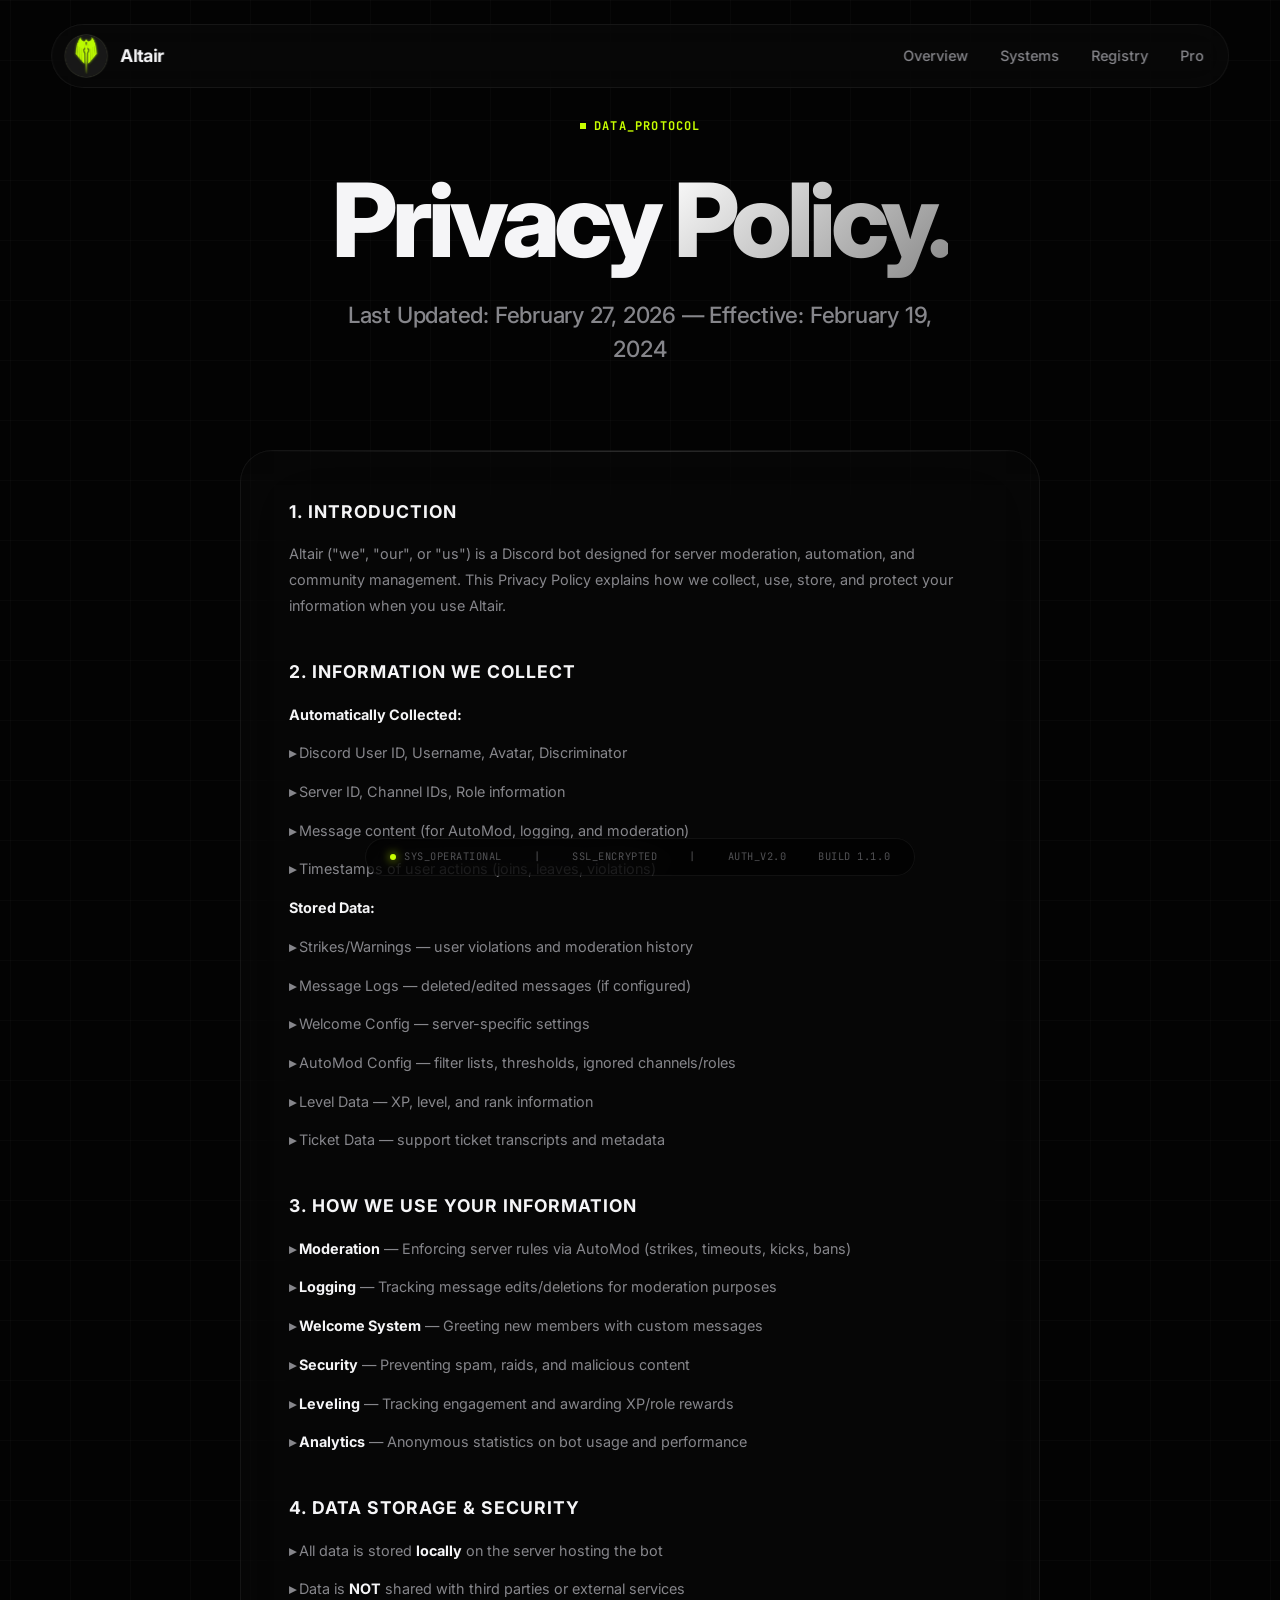
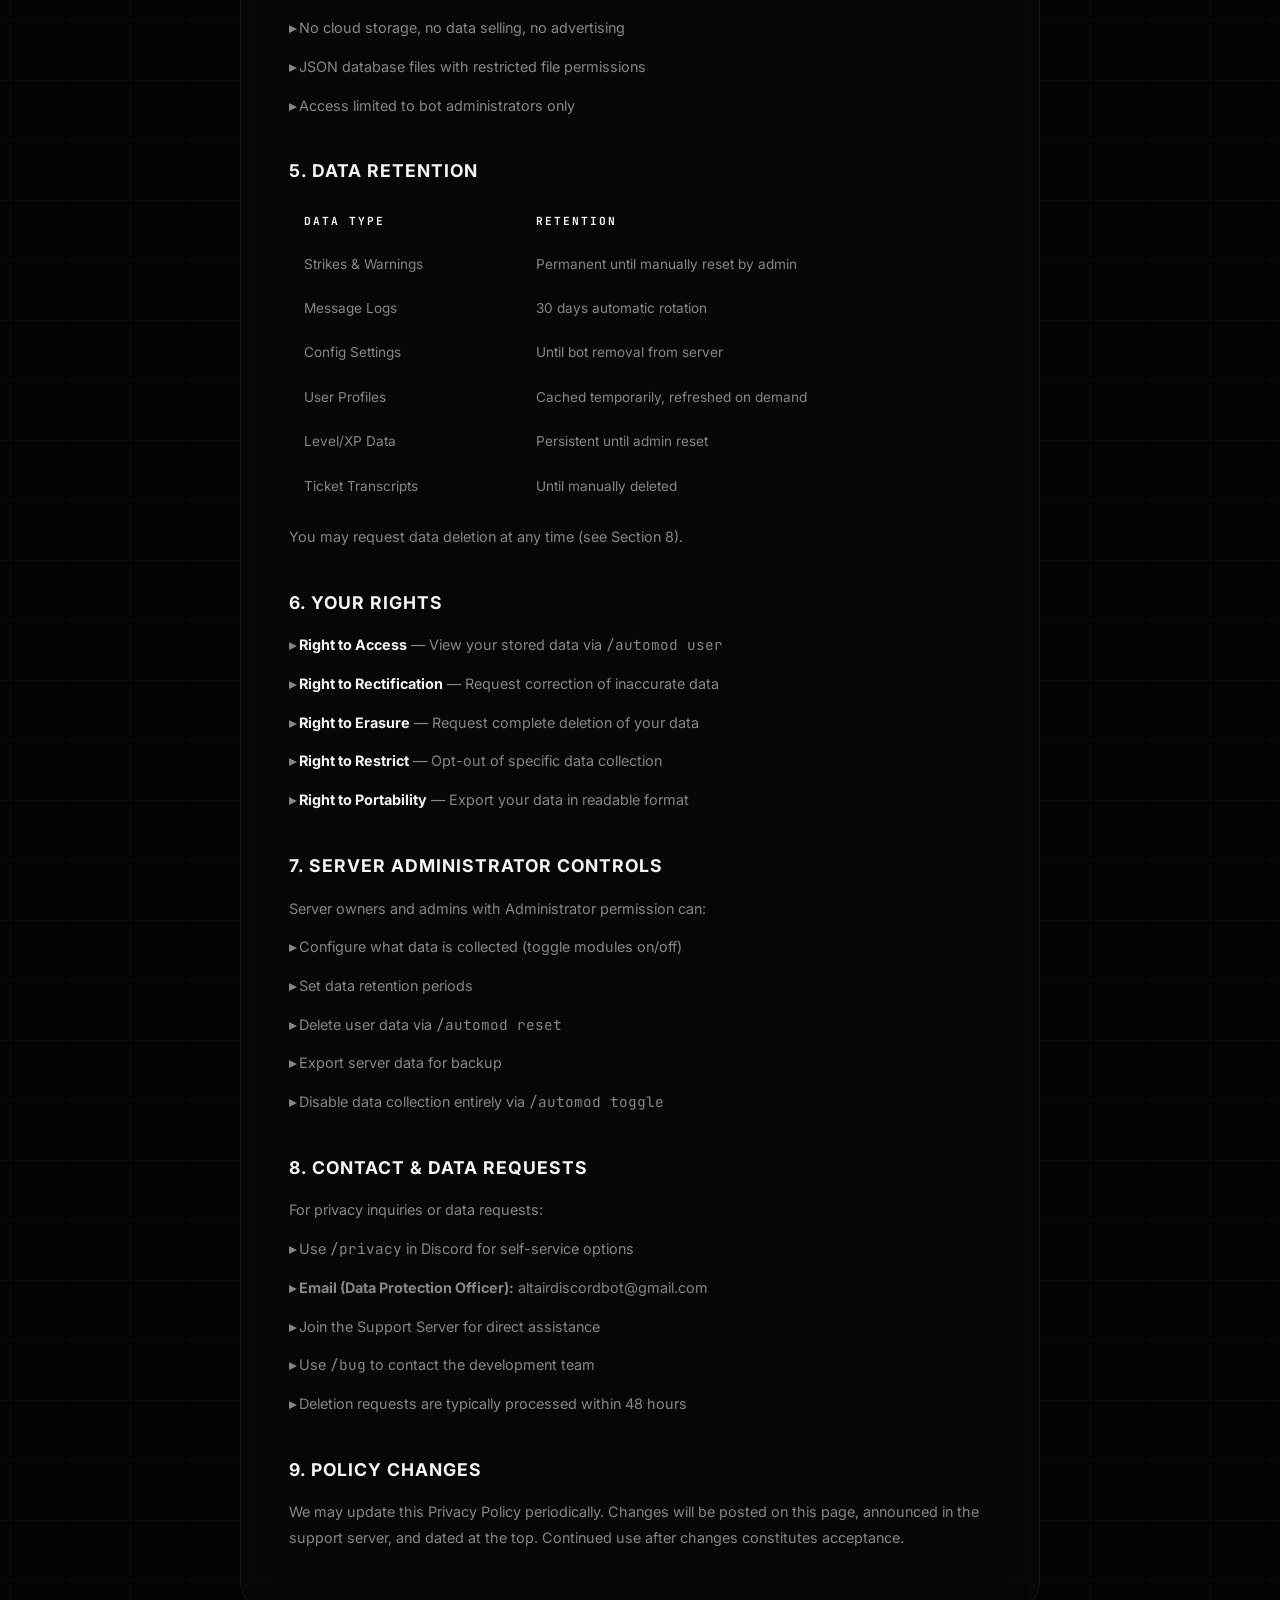
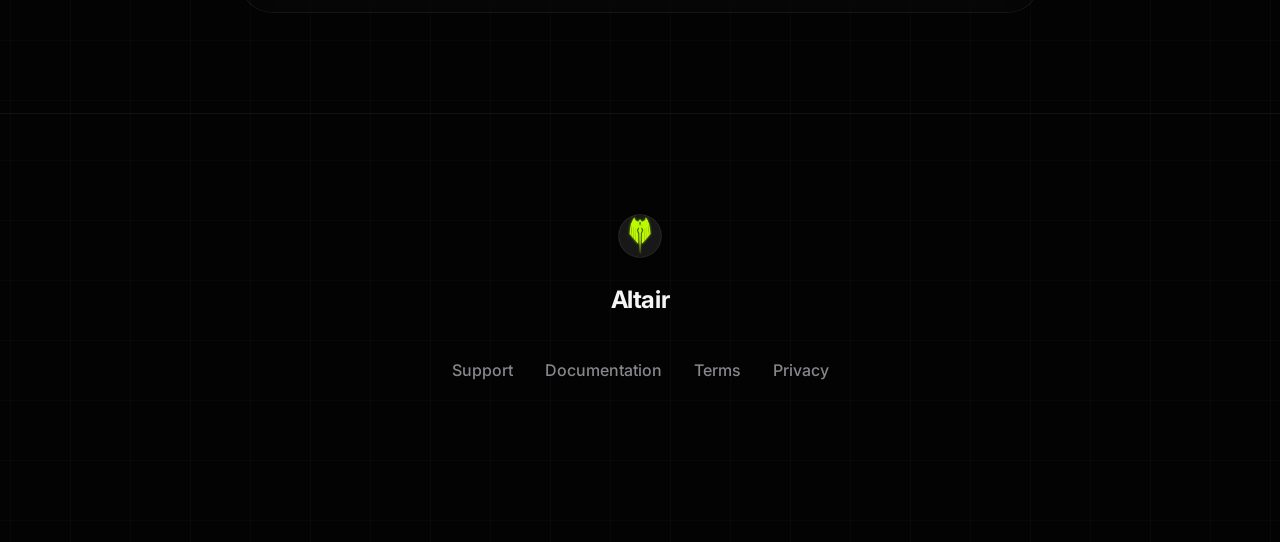
<file: privacy.html>
<!DOCTYPE html>
<html lang="en">

<head>
    <meta charset="UTF-8">
    <meta name="viewport" content="width=device-width, initial-scale=1.0">
    <title>Privacy Policy | Altair</title>
    <link rel="stylesheet" href="css/style.css">
    <link rel="stylesheet" href="css/mobile.css">
    <link rel="stylesheet" href="https://cdnjs.cloudflare.com/ajax/libs/font-awesome/6.4.0/css/all.min.css">
    <style>
        .legal-container {
            max-width: 800px;
            margin: 0 auto;
            padding-bottom: 100px;
        }

        .legal-section {
            margin-bottom: 2.5rem;
        }

        .legal-section h3 {
            font-size: 1.1rem;
            color: var(--accent-primary);
            margin-bottom: 1rem;
            letter-spacing: 1px;
        }

        .legal-section p,
        .legal-section li {
            color: var(--text-secondary);
            font-size: 0.9rem;
            line-height: 1.8;
            margin-bottom: 0.8rem;
        }

        .legal-section ul {
            list-style: none;
            padding-left: 0;
        }

        .legal-section ul li::before {
            content: '▸ ';
            color: var(--accent-primary);
            font-weight: bold;
        }

        .data-table {
            width: 100%;
            border-collapse: collapse;
            margin: 1rem 0;
        }

        .data-table th,
        .data-table td {
            text-align: left;
            padding: 12px 15px;
            font-size: 0.85rem;
            border-bottom: 1px solid var(--card-border);
        }

        .data-table th {
            color: var(--accent-primary);
            font-family: var(--font-mono);
            font-size: 0.7rem;
            letter-spacing: 2px;
            text-transform: uppercase;
        }

        .data-table td {
            color: var(--text-secondary);
        }
    </style>
</head>

<body>
    <nav id="navbar">
        <div class="logo">
            <div class="logo-box"><img src="img/altair_logo_v5.png" alt="Altair" style="width:100%;height:100%;object-fit:cover;"></div>
            Altair
        </div>
        <div class="nav-links">
            <a href="index.html">Overview</a>
            <a href="features.html">Systems</a>
            <a href="commands.html">Registry</a>
            <a href="premium.html">Pro</a>
        </div>
        <div class="menu-toggle" id="mobile-toggle">
            <i class="fas fa-bars"></i>
        </div>
    </nav>

    <header class="hero container" style="min-height: 50vh;">
        <div class="hud-label reveal" style="margin-bottom: 2rem;">DATA_PROTOCOL</div>
        <h1 class="hero-title reveal">Privacy <span class="text-gradient">Policy.</span></h1>
        <p class="hero-subtitle reveal">Last Updated: February 27, 2026 &mdash; Effective: February 19, 2024</p>
    </header>

    <main class="container">
        <div class="legal-container">
            <div class="glass reveal" style="padding: 3rem;">

                <div class="legal-section">
                    <h3>1. INTRODUCTION</h3>
                    <p>Altair ("we", "our", or "us") is a Discord bot designed for server moderation, automation, and
                        community management. This Privacy Policy explains how we collect, use, store, and protect your
                        information when you use Altair.</p>
                </div>

                <div class="legal-section">
                    <h3>2. INFORMATION WE COLLECT</h3>
                    <p><strong style="color: var(--text-primary);">Automatically Collected:</strong></p>
                    <ul>
                        <li>Discord User ID, Username, Avatar, Discriminator</li>
                        <li>Server ID, Channel IDs, Role information</li>
                        <li>Message content (for AutoMod, logging, and moderation)</li>
                        <li>Timestamps of user actions (joins, leaves, violations)</li>
                    </ul>
                    <p><strong style="color: var(--text-primary);">Stored Data:</strong></p>
                    <ul>
                        <li>Strikes/Warnings — user violations and moderation history</li>
                        <li>Message Logs — deleted/edited messages (if configured)</li>
                        <li>Welcome Config — server-specific settings</li>
                        <li>AutoMod Config — filter lists, thresholds, ignored channels/roles</li>
                        <li>Level Data — XP, level, and rank information</li>
                        <li>Ticket Data — support ticket transcripts and metadata</li>
                    </ul>
                </div>

                <div class="legal-section">
                    <h3>3. HOW WE USE YOUR INFORMATION</h3>
                    <ul>
                        <li><strong style="color: var(--text-primary);">Moderation</strong> — Enforcing server rules via
                            AutoMod (strikes, timeouts, kicks, bans)</li>
                        <li><strong style="color: var(--text-primary);">Logging</strong> — Tracking message
                            edits/deletions for moderation purposes</li>
                        <li><strong style="color: var(--text-primary);">Welcome System</strong> — Greeting new members
                            with custom messages</li>
                        <li><strong style="color: var(--text-primary);">Security</strong> — Preventing spam, raids, and
                            malicious content</li>
                        <li><strong style="color: var(--text-primary);">Leveling</strong> — Tracking engagement and
                            awarding XP/role rewards</li>
                        <li><strong style="color: var(--text-primary);">Analytics</strong> — Anonymous statistics on bot
                            usage and performance</li>
                    </ul>
                </div>

                <div class="legal-section">
                    <h3>4. DATA STORAGE & SECURITY</h3>
                    <ul>
                        <li>All data is stored <strong style="color: var(--text-primary);">locally</strong> on the
                            server hosting the bot</li>
                        <li>Data is <strong style="color: var(--text-primary);">NOT</strong> shared with third parties
                            or external services</li>
                        <li>No cloud storage, no data selling, no advertising</li>
                        <li>JSON database files with restricted file permissions</li>
                        <li>Access limited to bot administrators only</li>
                    </ul>
                </div>

                <div class="legal-section">
                    <h3>5. DATA RETENTION</h3>
                    <table class="data-table">
                        <thead>
                            <tr>
                                <th>Data Type</th>
                                <th>Retention</th>
                            </tr>
                        </thead>
                        <tbody>
                            <tr>
                                <td>Strikes & Warnings</td>
                                <td>Permanent until manually reset by admin</td>
                            </tr>
                            <tr>
                                <td>Message Logs</td>
                                <td>30 days automatic rotation</td>
                            </tr>
                            <tr>
                                <td>Config Settings</td>
                                <td>Until bot removal from server</td>
                            </tr>
                            <tr>
                                <td>User Profiles</td>
                                <td>Cached temporarily, refreshed on demand</td>
                            </tr>
                            <tr>
                                <td>Level/XP Data</td>
                                <td>Persistent until admin reset</td>
                            </tr>
                            <tr>
                                <td>Ticket Transcripts</td>
                                <td>Until manually deleted</td>
                            </tr>
                        </tbody>
                    </table>
                    <p>You may request data deletion at any time (see Section 8).</p>
                </div>

                <div class="legal-section">
                    <h3>6. YOUR RIGHTS</h3>
                    <ul>
                        <li><strong style="color: var(--text-primary);">Right to Access</strong> — View your stored data
                            via <code
                                style="color: var(--accent-primary); font-family: var(--font-mono);">/automod user</code>
                        </li>
                        <li><strong style="color: var(--text-primary);">Right to Rectification</strong> — Request
                            correction of inaccurate data</li>
                        <li><strong style="color: var(--text-primary);">Right to Erasure</strong> — Request complete
                            deletion of your data</li>
                        <li><strong style="color: var(--text-primary);">Right to Restrict</strong> — Opt-out of specific
                            data collection</li>
                        <li><strong style="color: var(--text-primary);">Right to Portability</strong> — Export your data
                            in readable format</li>
                    </ul>
                </div>

                <div class="legal-section">
                    <h3>7. SERVER ADMINISTRATOR CONTROLS</h3>
                    <p>Server owners and admins with Administrator permission can:</p>
                    <ul>
                        <li>Configure what data is collected (toggle modules on/off)</li>
                        <li>Set data retention periods</li>
                        <li>Delete user data via <code
                                style="color: var(--accent-primary); font-family: var(--font-mono);">/automod reset</code>
                        </li>
                        <li>Export server data for backup</li>
                        <li>Disable data collection entirely via <code
                                style="color: var(--accent-primary); font-family: var(--font-mono);">/automod toggle</code>
                        </li>
                    </ul>
                </div>

                <div class="legal-section">
                    <h3>8. CONTACT & DATA REQUESTS</h3>
                    <p>For privacy inquiries or data requests:</p>
                    <ul>
                        <li>Use <code
                                style="color: var(--accent-primary); font-family: var(--font-mono);">/privacy</code> in
                            Discord for self-service options</li>
                        <li><strong>Email (Data Protection Officer):</strong> altairdiscordbot@gmail.com</li>
                        <li>Join the <a href="support.html" style="color: var(--accent-primary);">Support Server</a> for
                            direct assistance</li>
                        <li>Use <code style="color: var(--accent-primary); font-family: var(--font-mono);">/bug</code>
                            to contact the development team</li>
                        <li>Deletion requests are typically processed within 48 hours</li>
                    </ul>
                </div>

                <div class="legal-section" style="margin-bottom: 0;">
                    <h3>9. POLICY CHANGES</h3>
                    <p>We may update this Privacy Policy periodically. Changes will be posted on this page, announced in
                        the support server, and dated at the top. Continued use after changes constitutes acceptance.
                    </p>
                </div>
            </div>
        </div>
    </main>

    <footer style="padding: 100px 4vw 160px; border-top: 1px solid var(--glass-border); text-align: center;">
        <div class="logo-box" style="margin: 0 auto 24px;"><img src="img/altair_logo_v5.png" alt="Altair" style="width:100%;height:100%;object-fit:cover;"></div>
        <h2 style="font-size: 1.5rem; letter-spacing: -0.02em; margin-bottom: 40px;">Altair</h2>
        <div style="display: flex; justify-content: center; gap: 32px; font-weight: 500;">
            <a href="support.html" style="color: var(--text-secondary); transition: color 0.3s;">Support</a>
            <a href="docs.html" style="color: var(--text-secondary); transition: color 0.3s;">Documentation</a>
            <a href="tos.html" style="color: var(--text-secondary); transition: color 0.3s;">Terms</a>
            <a href="privacy.html" style="color: var(--text-secondary); transition: color 0.3s;">Privacy</a>
        </div>
    </footer>

    
    <div class="status-strip">
        <span style="display: flex; align-items: center;"><span class="status-dot"></span>SYS_OPERATIONAL</span>
        <span class="status-optional">|</span>
        <span class="status-optional">SSL_ENCRYPTED</span>
        <span class="status-optional">|</span>
        <span class="status-optional">AUTH_V2.0</span>
        <span>BUILD 1.1.0</span>
    </div>

    
    <script src="js/auth.js"></script>
        
    </script>
    
    <button id="back-to-top" class="glass">
        <i class="fas fa-arrow-up"></i>
    </button>
</body>

</html>
</file>
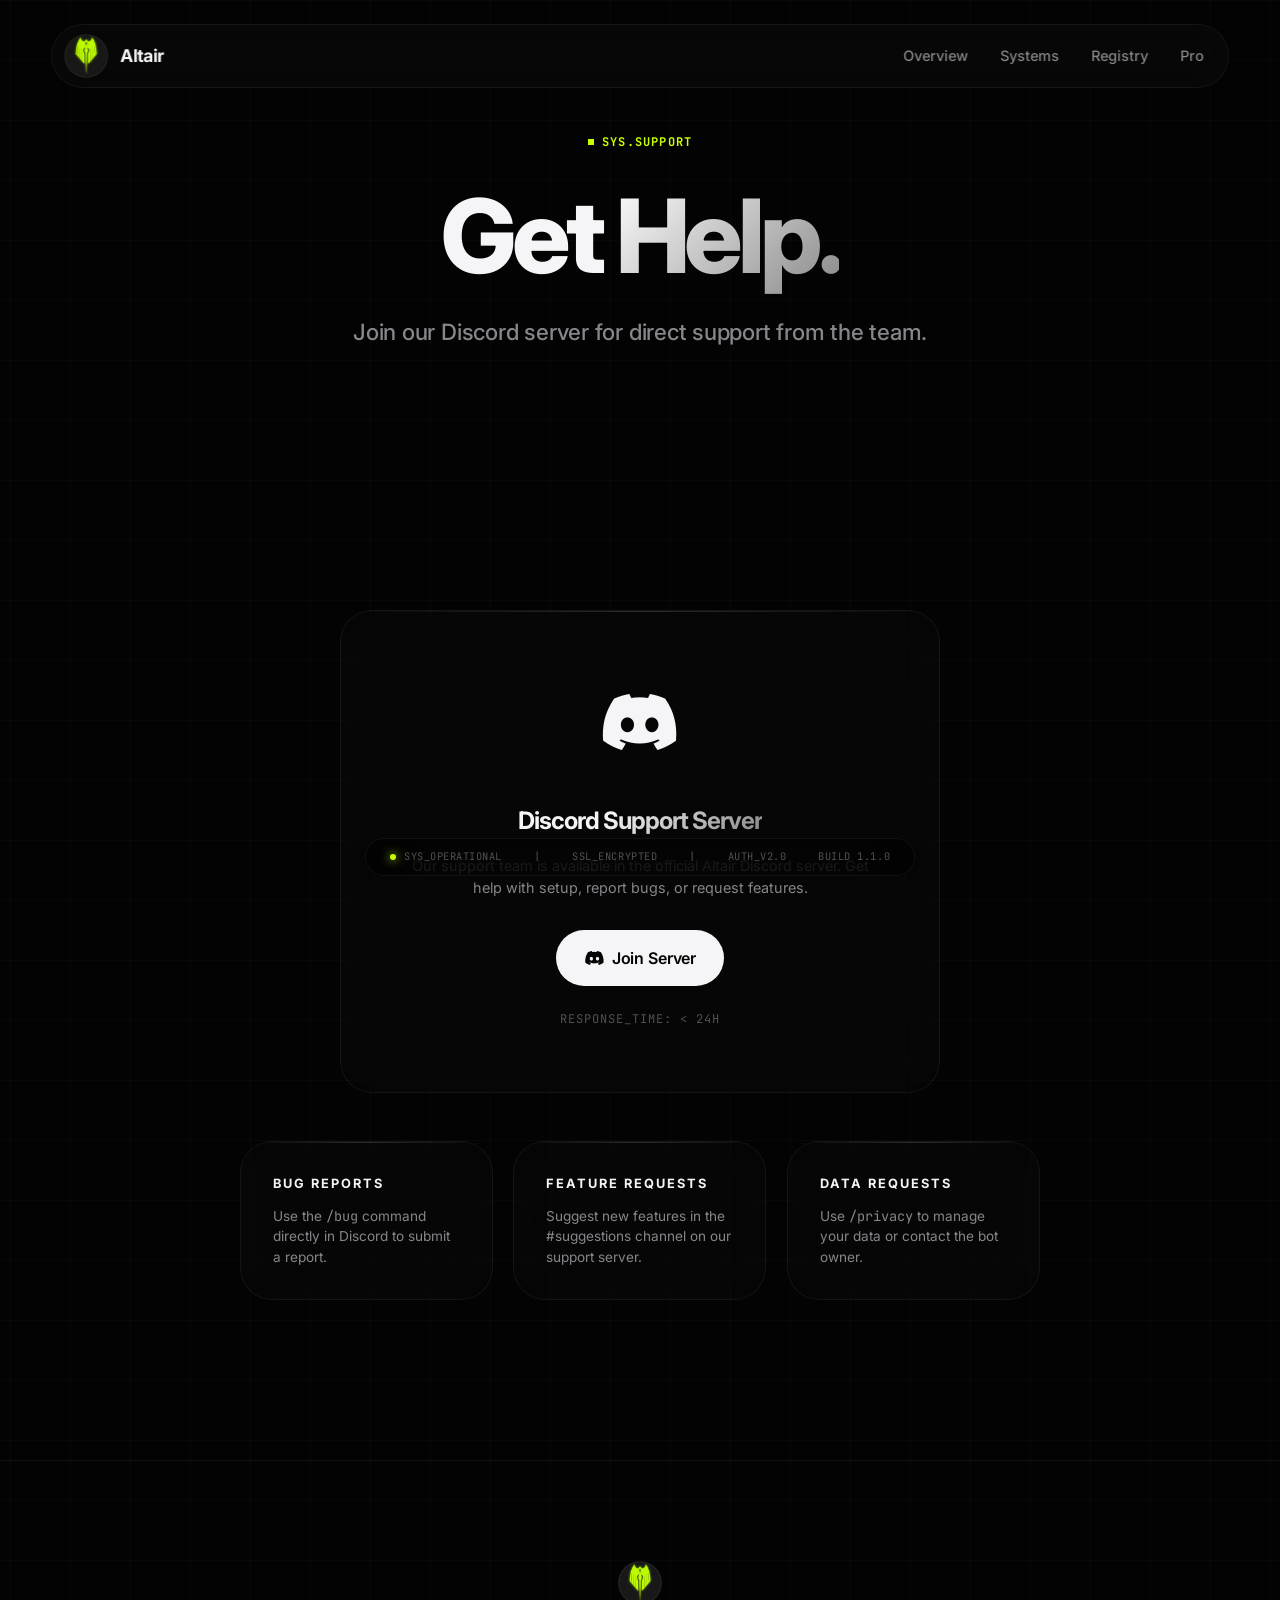
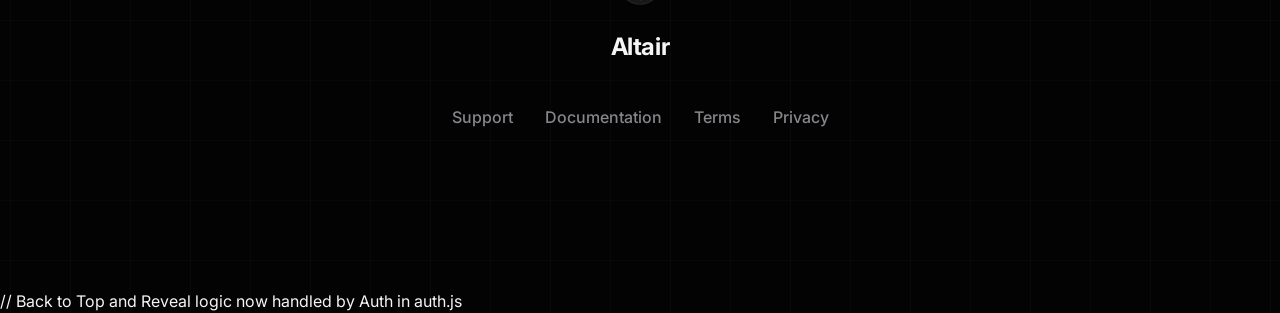
<file: support.html>
<!DOCTYPE html>
<html lang="en">

<head>
    <meta charset="UTF-8">
    <meta name="viewport" content="width=device-width, initial-scale=1.0">
    <title>Support | Altair</title>
    <link rel="stylesheet" href="css/style.css">
    <link rel="stylesheet" href="css/mobile.css">
    <link rel="stylesheet" href="https://cdnjs.cloudflare.com/ajax/libs/font-awesome/6.4.0/css/all.min.css">
</head>

<body>
    <nav id="navbar">
        <div class="logo">
            <div class="logo-box"><img src="img/altair_logo_v5.png" alt="Altair" style="width:100%;height:100%;object-fit:cover;"></div>
            Altair
        </div>
        <div class="nav-links">
            <a href="index.html">Overview</a>
            <a href="features.html">Systems</a>
            <a href="commands.html">Registry</a>
            <a href="premium.html">Pro</a>
        </div>
        <div class="menu-toggle" id="mobile-toggle">
            <i class="fas fa-bars"></i>
        </div>
    </nav>

    <header class="hero container" style="min-height: 50vh;">
        <div class="hud-label reveal" style="margin-bottom: 2rem;">SYS.SUPPORT</div>
        <h1 class="hero-title reveal">Get <span class="text-gradient">Help.</span></h1>
        <p class="hero-subtitle reveal">Join our Discord server for direct support from the team.</p>
    </header>

    <main class="container">
        <section class="section-padding" style="text-align: center;">
            <div class="glass reveal" style="max-width: 600px; margin: 0 auto; padding: 4rem;">
                <div style="font-size: 4rem; margin-bottom: 2rem; color: var(--accent-primary);"><i
                        class="fab fa-discord"></i></div>
                <h2 style="margin-bottom: 1rem;">Discord <span class="text-gradient">Support Server</span></h2>
                <p style="color: var(--text-secondary); margin-bottom: 2rem; font-size: 0.9rem;">
                    Our support team is available in the official Altair Discord server. Get help with setup, report
                    bugs, or request features.
                </p>
                <a href="https://discord.gg/eE8jZ2HdTS" target="_blank" class="btn btn-primary" style="margin-bottom: 1.5rem;"><i class="fab fa-discord"></i> Join
                    Server</a>
                <p
                    style="color: var(--text-muted); font-size: 0.75rem; font-family: var(--font-mono); letter-spacing: 1px;">
                    RESPONSE_TIME: &lt; 24H</p>
            </div>

            <div
                style="display: grid; grid-template-columns: repeat(auto-fit, minmax(250px, 1fr)); gap: 20px; max-width: 800px; margin: 3rem auto 0;">
                <div class="glass reveal" style="padding: 2rem; text-align: left;">
                    <h4
                        style="color: var(--accent-primary); margin-bottom: 0.8rem; font-size: 0.8rem; letter-spacing: 2px;">
                        BUG REPORTS</h4>
                    <p style="color: var(--text-secondary); font-size: 0.85rem;">Use the <code
                            style="color: var(--accent-primary); font-family: var(--font-mono);">/bug</code> command
                        directly in Discord to submit a report.</p>
                </div>
                <div class="glass reveal" style="padding: 2rem; text-align: left;">
                    <h4
                        style="color: var(--accent-primary); margin-bottom: 0.8rem; font-size: 0.8rem; letter-spacing: 2px;">
                        FEATURE REQUESTS</h4>
                    <p style="color: var(--text-secondary); font-size: 0.85rem;">Suggest new features in the
                        #suggestions channel on our support server.</p>
                </div>
                <div class="glass reveal" style="padding: 2rem; text-align: left;">
                    <h4
                        style="color: var(--accent-primary); margin-bottom: 0.8rem; font-size: 0.8rem; letter-spacing: 2px;">
                        DATA REQUESTS</h4>
                    <p style="color: var(--text-secondary); font-size: 0.85rem;">Use <code
                            style="color: var(--accent-primary); font-family: var(--font-mono);">/privacy</code> to
                        manage your data or contact the bot owner.</p>
                </div>
            </div>
        </section>
    </main>

    <footer style="padding: 100px 4vw 160px; border-top: 1px solid var(--glass-border); text-align: center;">
        <div class="logo-box" style="margin: 0 auto 24px;"><img src="img/altair_logo_v5.png" alt="Altair" style="width:100%;height:100%;object-fit:cover;"></div>
        <h2 style="font-size: 1.5rem; letter-spacing: -0.02em; margin-bottom: 40px;">Altair</h2>
        <div style="display: flex; justify-content: center; gap: 32px; font-weight: 500;">
            <a href="support.html" style="color: var(--text-secondary); transition: color 0.3s;">Support</a>
            <a href="docs.html" style="color: var(--text-secondary); transition: color 0.3s;">Documentation</a>
            <a href="tos.html" style="color: var(--text-secondary); transition: color 0.3s;">Terms</a>
            <a href="privacy.html" style="color: var(--text-secondary); transition: color 0.3s;">Privacy</a>
        </div>
    </footer>

    
    <div class="status-strip">
        <span style="display: flex; align-items: center;"><span class="status-dot"></span>SYS_OPERATIONAL</span>
        <span class="status-optional">|</span>
        <span class="status-optional">SSL_ENCRYPTED</span>
        <span class="status-optional">|</span>
        <span class="status-optional">AUTH_V2.0</span>
        <span>BUILD 1.1.0</span>
    </div>

    
    <script src="js/auth.js"></script>
        // Back to Top and Reveal logic now handled by Auth in auth.js
    </script>
    
    <button id="back-to-top" class="glass">
        <i class="fas fa-arrow-up"></i>
    </button>
</body>

</html>
</file>
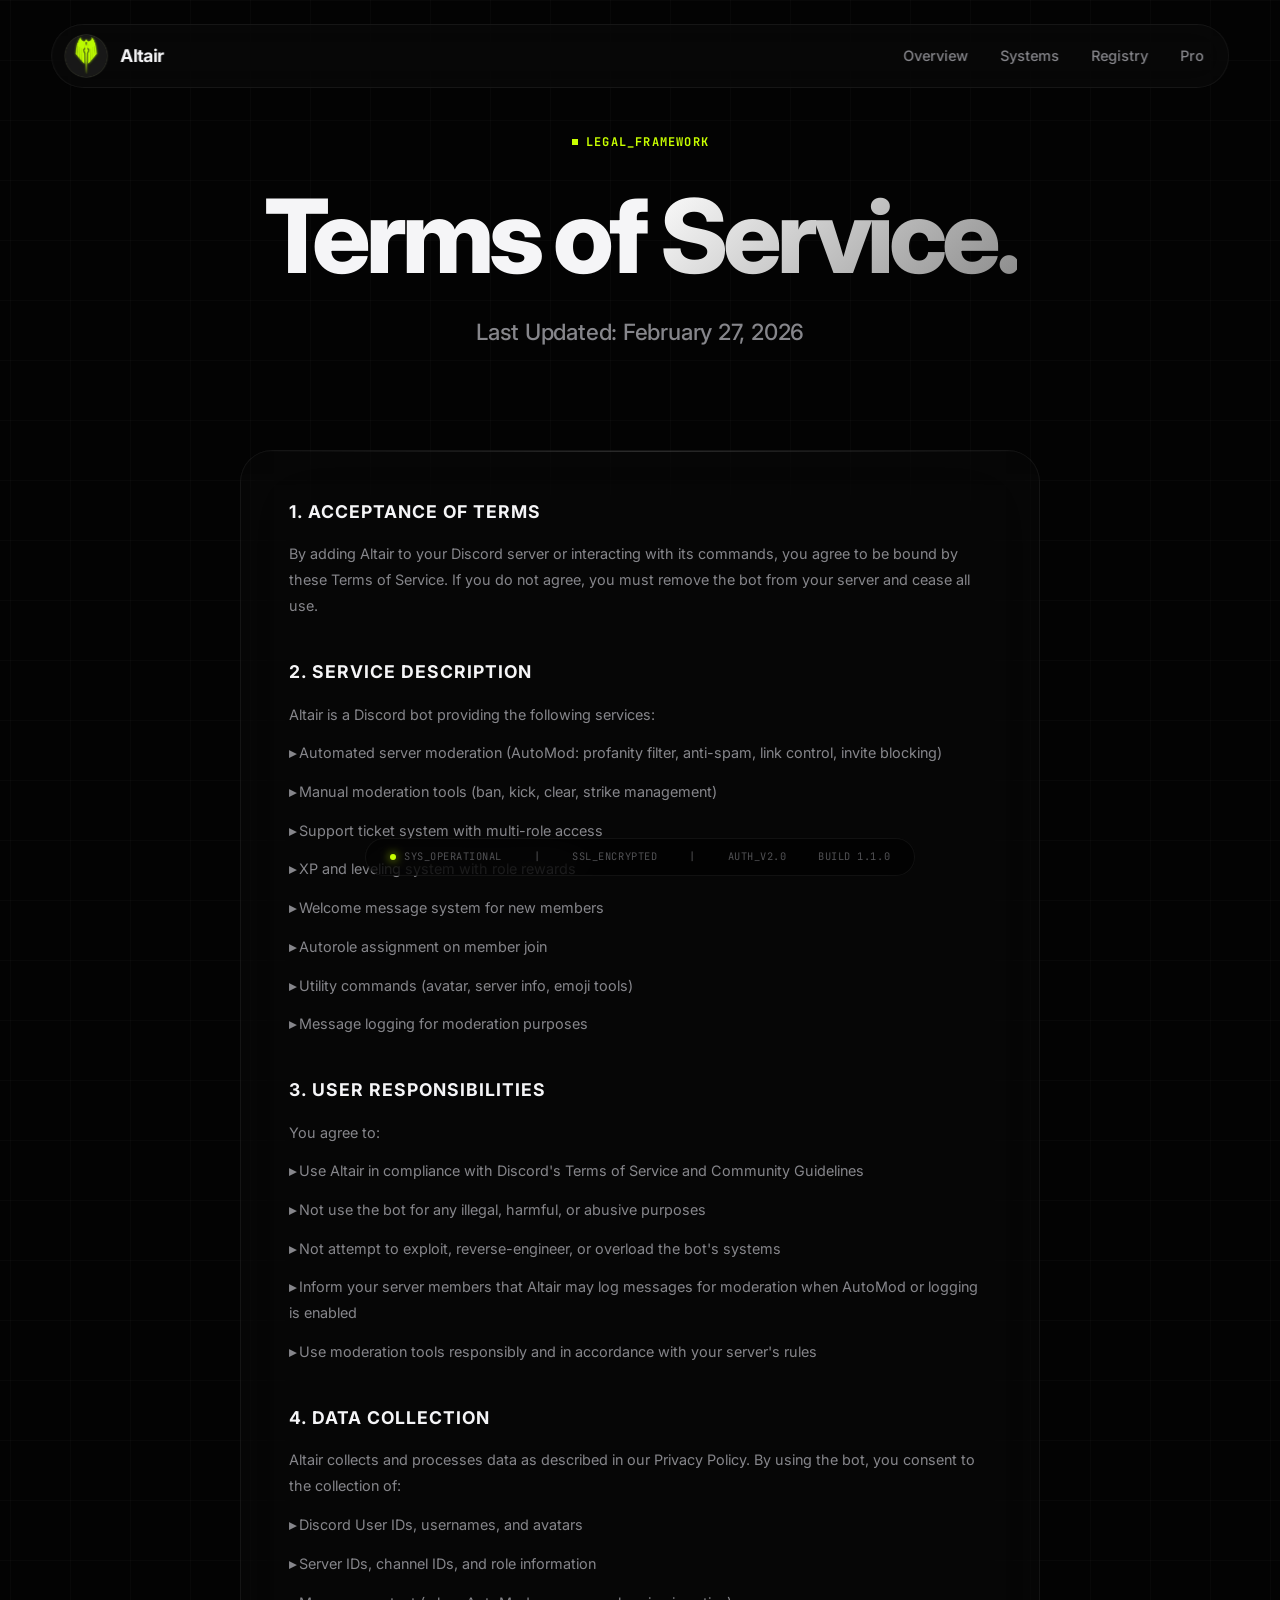
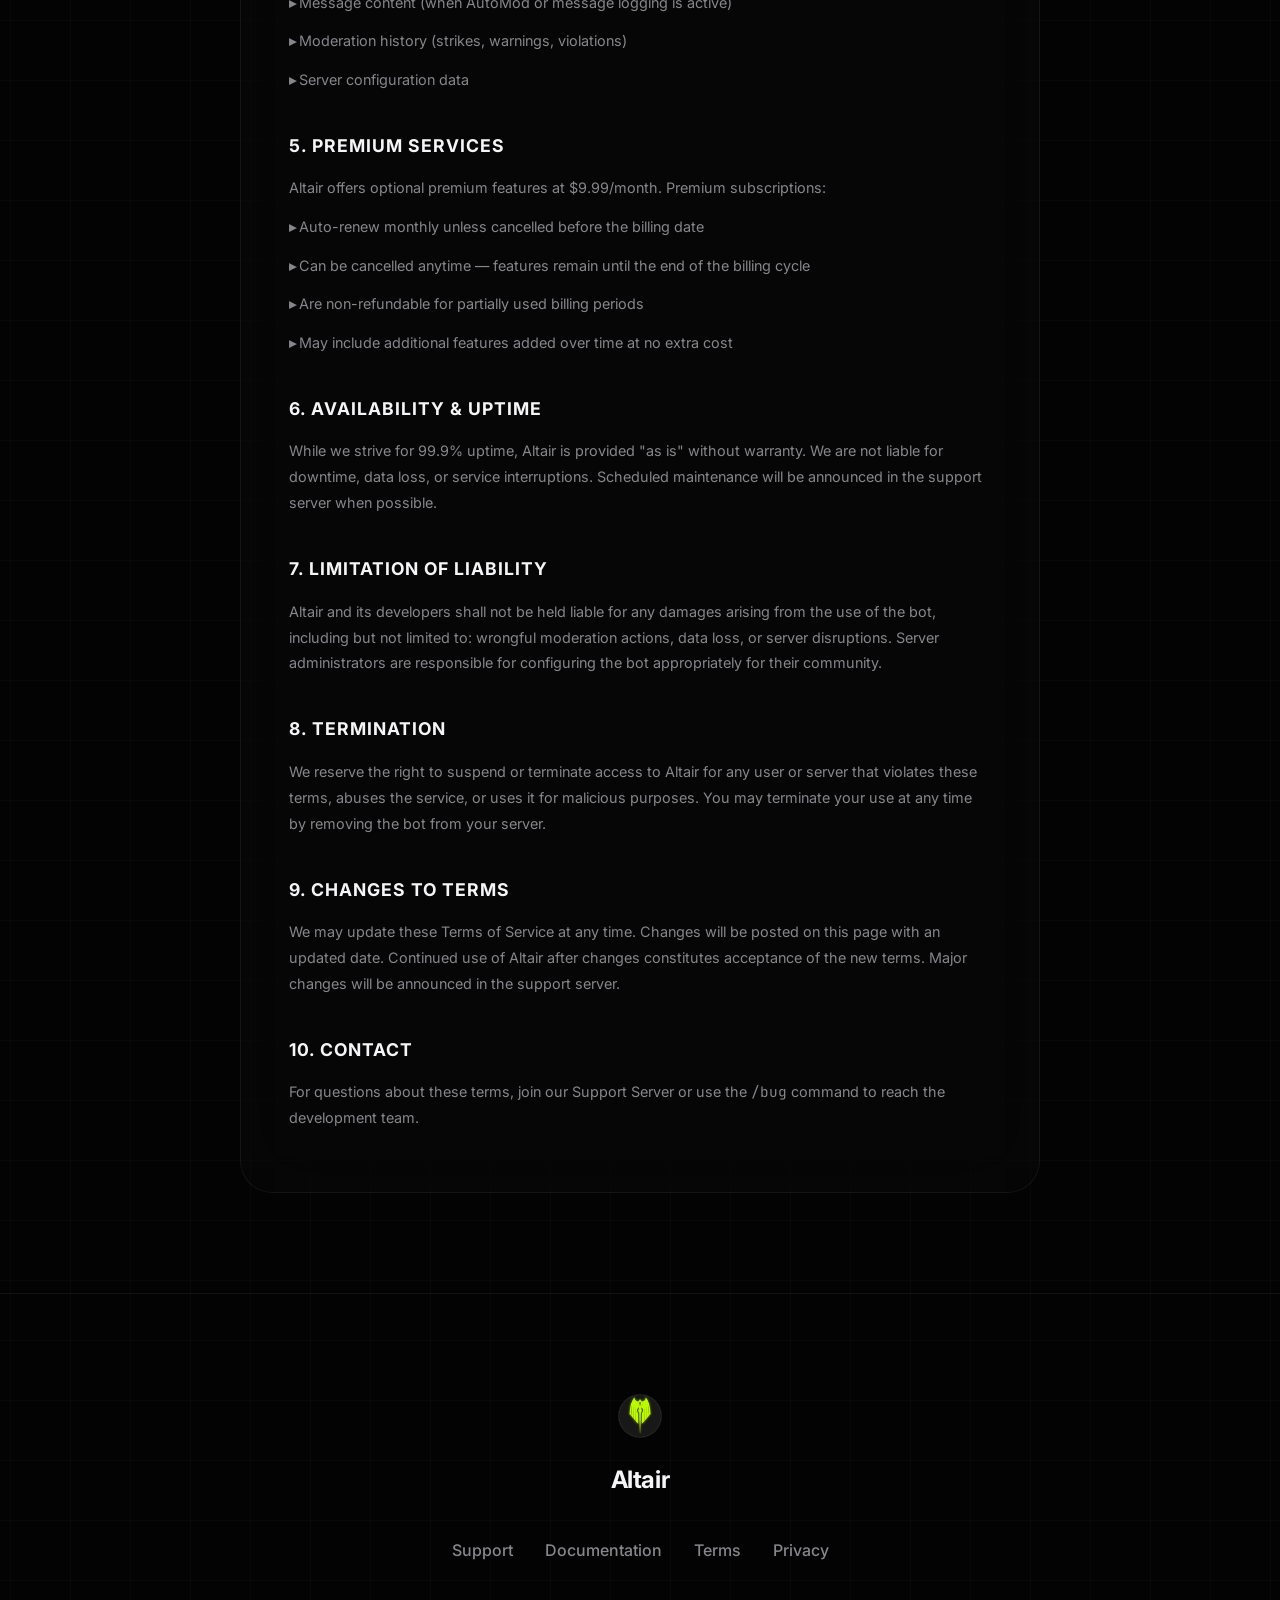
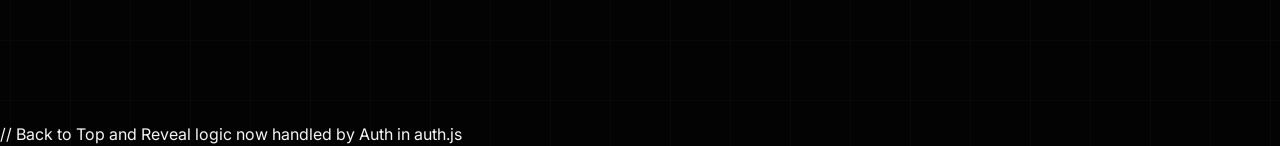
<file: tos.html>
<!DOCTYPE html>
<html lang="en">

<head>
    <meta charset="UTF-8">
    <meta name="viewport" content="width=device-width, initial-scale=1.0">
    <title>Terms of Service | Altair</title>
    <link rel="stylesheet" href="css/style.css">
    <link rel="stylesheet" href="css/mobile.css">
    <link rel="stylesheet" href="https://cdnjs.cloudflare.com/ajax/libs/font-awesome/6.4.0/css/all.min.css">
    <style>
        .legal-container {
            max-width: 800px;
            margin: 0 auto;
            padding-bottom: 100px;
        }

        .legal-section {
            margin-bottom: 2.5rem;
        }

        .legal-section h3 {
            font-size: 1.1rem;
            color: var(--accent-primary);
            margin-bottom: 1rem;
            letter-spacing: 1px;
        }

        .legal-section p,
        .legal-section li {
            color: var(--text-secondary);
            font-size: 0.9rem;
            line-height: 1.8;
            margin-bottom: 0.8rem;
        }

        .legal-section ul {
            list-style: none;
            padding-left: 0;
        }

        .legal-section ul li::before {
            content: '▸ ';
            color: var(--accent-primary);
            font-weight: bold;
        }
    </style>
</head>

<body>
    <nav id="navbar">
        <div class="logo">
            <div class="logo-box"><img src="img/altair_logo_v5.png" alt="Altair" style="width:100%;height:100%;object-fit:cover;"></div>
            Altair
        </div>
        <div class="nav-links">
            <a href="index.html">Overview</a>
            <a href="features.html">Systems</a>
            <a href="commands.html">Registry</a>
            <a href="premium.html">Pro</a>
        </div>
        <div class="menu-toggle" id="mobile-toggle">
            <i class="fas fa-bars"></i>
        </div>
    </nav>

    <header class="hero container" style="min-height: 50vh;">
        <div class="hud-label reveal" style="margin-bottom: 2rem;">LEGAL_FRAMEWORK</div>
        <h1 class="hero-title reveal">Terms of <span class="text-gradient">Service.</span></h1>
        <p class="hero-subtitle reveal">Last Updated: February 27, 2026</p>
    </header>

    <main class="container">
        <div class="legal-container">
            <div class="glass reveal" style="padding: 3rem;">
                <div class="legal-section">
                    <h3>1. ACCEPTANCE OF TERMS</h3>
                    <p>By adding Altair to your Discord server or interacting with its commands, you agree to be bound
                        by these Terms of Service. If you do not agree, you must remove the bot from your server and
                        cease all use.</p>
                </div>

                <div class="legal-section">
                    <h3>2. SERVICE DESCRIPTION</h3>
                    <p>Altair is a Discord bot providing the following services:</p>
                    <ul>
                        <li>Automated server moderation (AutoMod: profanity filter, anti-spam, link control, invite
                            blocking)</li>
                        <li>Manual moderation tools (ban, kick, clear, strike management)</li>
                        <li>Support ticket system with multi-role access</li>
                        <li>XP and leveling system with role rewards</li>
                        <li>Welcome message system for new members</li>
                        <li>Autorole assignment on member join</li>
                        <li>Utility commands (avatar, server info, emoji tools)</li>
                        <li>Message logging for moderation purposes</li>
                    </ul>
                </div>

                <div class="legal-section">
                    <h3>3. USER RESPONSIBILITIES</h3>
                    <p>You agree to:</p>
                    <ul>
                        <li>Use Altair in compliance with Discord's Terms of Service and Community Guidelines</li>
                        <li>Not use the bot for any illegal, harmful, or abusive purposes</li>
                        <li>Not attempt to exploit, reverse-engineer, or overload the bot's systems</li>
                        <li>Inform your server members that Altair may log messages for moderation when AutoMod or
                            logging is enabled</li>
                        <li>Use moderation tools responsibly and in accordance with your server's rules</li>
                    </ul>
                </div>

                <div class="legal-section">
                    <h3>4. DATA COLLECTION</h3>
                    <p>Altair collects and processes data as described in our <a href="privacy.html"
                            style="color: var(--accent-primary);">Privacy Policy</a>. By using the bot, you consent to
                        the collection of:</p>
                    <ul>
                        <li>Discord User IDs, usernames, and avatars</li>
                        <li>Server IDs, channel IDs, and role information</li>
                        <li>Message content (when AutoMod or message logging is active)</li>
                        <li>Moderation history (strikes, warnings, violations)</li>
                        <li>Server configuration data</li>
                    </ul>
                </div>

                <div class="legal-section">
                    <h3>5. PREMIUM SERVICES</h3>
                    <p>Altair offers optional premium features at $9.99/month. Premium subscriptions:</p>
                    <ul>
                        <li>Auto-renew monthly unless cancelled before the billing date</li>
                        <li>Can be cancelled anytime — features remain until the end of the billing cycle</li>
                        <li>Are non-refundable for partially used billing periods</li>
                        <li>May include additional features added over time at no extra cost</li>
                    </ul>
                </div>

                <div class="legal-section">
                    <h3>6. AVAILABILITY & UPTIME</h3>
                    <p>While we strive for 99.9% uptime, Altair is provided "as is" without warranty. We are not liable
                        for downtime, data loss, or service interruptions. Scheduled maintenance will be announced in
                        the support server when possible.</p>
                </div>

                <div class="legal-section">
                    <h3>7. LIMITATION OF LIABILITY</h3>
                    <p>Altair and its developers shall not be held liable for any damages arising from the use of the
                        bot, including but not limited to: wrongful moderation actions, data loss, or server
                        disruptions. Server administrators are responsible for configuring the bot appropriately for
                        their community.</p>
                </div>

                <div class="legal-section">
                    <h3>8. TERMINATION</h3>
                    <p>We reserve the right to suspend or terminate access to Altair for any user or server that
                        violates these terms, abuses the service, or uses it for malicious purposes. You may terminate
                        your use at any time by removing the bot from your server.</p>
                </div>

                <div class="legal-section">
                    <h3>9. CHANGES TO TERMS</h3>
                    <p>We may update these Terms of Service at any time. Changes will be posted on this page with an
                        updated date. Continued use of Altair after changes constitutes acceptance of the new terms.
                        Major changes will be announced in the support server.</p>
                </div>

                <div class="legal-section" style="margin-bottom: 0;">
                    <h3>10. CONTACT</h3>
                    <p>For questions about these terms, join our <a href="support.html"
                            style="color: var(--accent-primary);">Support Server</a> or use the <code
                            style="color: var(--accent-primary); font-family: var(--font-mono);">/bug</code> command to
                        reach the development team.</p>
                </div>
            </div>
        </div>
    </main>

    <footer style="padding: 100px 4vw 160px; border-top: 1px solid var(--glass-border); text-align: center;">
        <div class="logo-box" style="margin: 0 auto 24px;"><img src="img/altair_logo_v5.png" alt="Altair" style="width:100%;height:100%;object-fit:cover;"></div>
        <h2 style="font-size: 1.5rem; letter-spacing: -0.02em; margin-bottom: 40px;">Altair</h2>
        <div style="display: flex; justify-content: center; gap: 32px; font-weight: 500;">
            <a href="support.html" style="color: var(--text-secondary); transition: color 0.3s;">Support</a>
            <a href="docs.html" style="color: var(--text-secondary); transition: color 0.3s;">Documentation</a>
            <a href="tos.html" style="color: var(--text-secondary); transition: color 0.3s;">Terms</a>
            <a href="privacy.html" style="color: var(--text-secondary); transition: color 0.3s;">Privacy</a>
        </div>
    </footer>

    
    <div class="status-strip">
        <span style="display: flex; align-items: center;"><span class="status-dot"></span>SYS_OPERATIONAL</span>
        <span class="status-optional">|</span>
        <span class="status-optional">SSL_ENCRYPTED</span>
        <span class="status-optional">|</span>
        <span class="status-optional">AUTH_V2.0</span>
        <span>BUILD 1.1.0</span>
    </div>

    
    <script src="js/auth.js"></script>
        // Back to Top and Reveal logic now handled by Auth in auth.js
    </script>
   
    <button id="back-to-top" class="glass">
        <i class="fas fa-arrow-up"></i>
    </button>
</body>

</html>
</file>
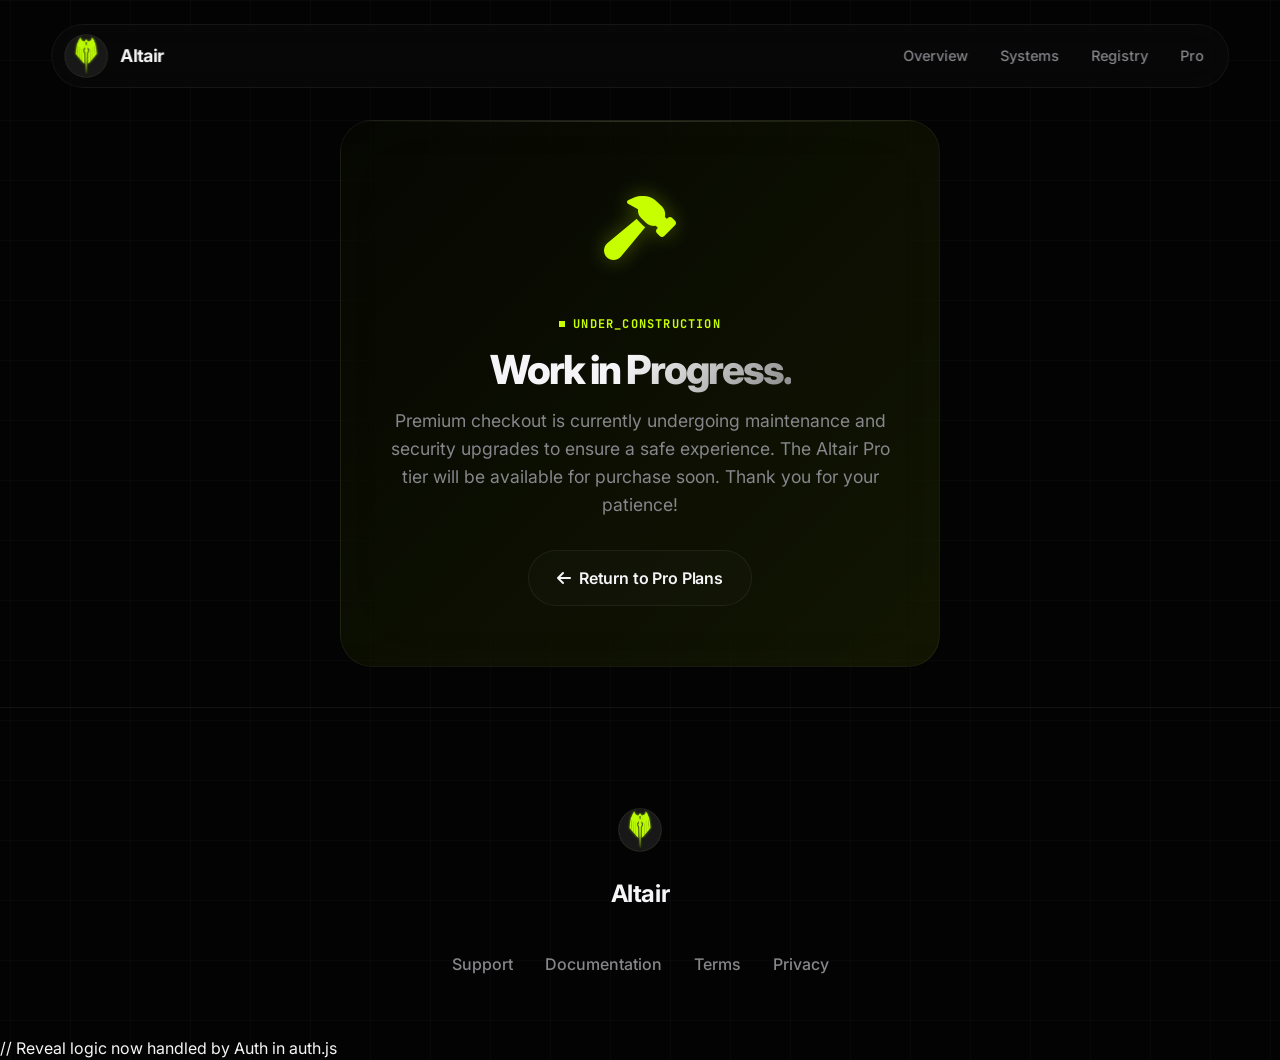
<file: wip.html>
<!DOCTYPE html>
<html lang="en">

<head>
    <meta charset="UTF-8">
    <meta name="viewport" content="width=device-width, initial-scale=1.0">
    <title>Work in Progress | Altair</title>
    <link rel="stylesheet" href="css/style.css">
    <link rel="stylesheet" href="css/mobile.css">
    <link rel="stylesheet" href="https://cdnjs.cloudflare.com/ajax/libs/font-awesome/6.4.0/css/all.min.css">
    <style>
        .wip-container {
            min-height: 70vh;
            display: flex;
            align-items: center;
            justify-content: center;
            text-align: center;
            padding-top: 120px;
            padding-bottom: 40px;
        }

        .wip-box {
            max-width: 600px;
            padding: 60px 40px;
            border-color: rgba(200, 255, 0, 0.3);
            background: linear-gradient(135deg, rgba(200, 255, 0, 0.02) 0%, rgba(200, 255, 0, 0.08) 100%);
        }

        .wip-icon {
            font-size: 4rem;
            color: var(--green);
            margin-bottom: 2rem;
            text-shadow: 0 0 20px rgba(200, 255, 0, 0.3);
        }

        .code-block {
            background: rgba(0, 0, 0, 0.4);
            border: 1px solid var(--glass-border);
            padding: 15px 25px;
            border-radius: 8px;
            font-family: var(--font-mono);
            color: var(--accent-primary);
            font-size: 1.1rem;
            display: inline-block;
            margin: 20px 0 30px;
            letter-spacing: 1px;
        }
    </style>
</head>

<body>
    <nav id="navbar">
        <div class="logo">
            <div class="logo-box"><img src="img/altair_logo_v5.png" alt="Altair"
                    style="width:100%;height:100%;object-fit:cover;"></div>
            Altair
        </div>
        <div class="nav-links">
            <a href="index.html">Overview</a>
            <a href="features.html">Systems</a>
            <a href="commands.html">Registry</a>
            <a href="premium.html">Pro</a>
        </div>
        <div class="menu-toggle" id="mobile-toggle">
            <i class="fas fa-bars"></i>
        </div>
    </nav>

    <main class="container wip-container">
        <div class="glass wip-box reveal">
            <div class="wip-icon">
                <i class="fas fa-hammer"></i>
            </div>
            <div class="hud-label" style="margin-bottom: 1rem; color: var(--green);">UNDER_CONSTRUCTION</div>
            <h1 class="hero-title" style="font-size: 2.5rem; margin-bottom: 1rem;">Work in <span class="text-gradient">Progress.</span></h1>
            <p style="color: var(--text-secondary); font-size: 1.1rem; line-height: 1.6; margin-bottom: 30px;">
                Premium checkout is currently undergoing maintenance and security upgrades to ensure a safe experience. The Altair Pro tier will be available for purchase soon. Thank you for your patience!
            </p>
            
            <a href="premium.html" class="btn btn-secondary"><i class="fas fa-arrow-left"></i> Return to Pro Plans</a>
        </div>
    </main>

    <footer style="padding: 100px 4vw 60px; border-top: 1px solid var(--glass-border); text-align: center;">
        <div class="logo-box" style="margin: 0 auto 24px;"><img src="img/altair_logo_v5.png" alt="Altair"
                style="width:100%;height:100%;object-fit:cover;"></div>
        <h2 style="font-size: 1.5rem; letter-spacing: -0.02em; margin-bottom: 40px;">Altair</h2>
        <div style="display: flex; justify-content: center; gap: 32px; font-weight: 500;">
            <a href="support.html" style="color: var(--text-secondary); transition: color 0.3s;">Support</a>
            <a href="docs.html" style="color: var(--text-secondary); transition: color 0.3s;">Documentation</a>
            <a href="tos.html" style="color: var(--text-secondary); transition: color 0.3s;">Terms</a>
            <a href="privacy.html" style="color: var(--text-secondary); transition: color 0.3s;">Privacy</a>
        </div>
    </footer>

    
    <script src="js/auth.js"></script>
        // Reveal logic now handled by Auth in auth.js
    </script>
    
    <button id="back-to-top" class="glass">
        <i class="fas fa-arrow-up"></i>
    </button>
</body>

</html>
</file>
<file: css/style.css>
/* 
    ALTAIR DESIGN SYSTEM V5
    Apple Pro × Cyberpunk HUD Fusion
    ─────────────────────────────────────
    Massive typography, bento-box layouts,
    heavy glassmorphism blurs, acid green HUD accents.
*/

@import url('https://fonts.googleapis.com/css2?family=Inter:wght@300;400;500;600;700;800;900&family=JetBrains+Mono:wght@400;500;700;800&display=swap');

:root {
    /* ── Surface (Darker, OLED-like) ── */
    --bg-base: #030303;
    --bg-elevated: #0a0a0a;

    /* ── Apple Glass ── */
    --glass-bg: rgba(255, 255, 255, 0.015);
    --glass-border: rgba(255, 255, 255, 0.06);
    --glass-hover-border: rgba(200, 255, 0, 0.3);
    --glass-blur: blur(40px);

    /* ── Text ── */
    --text-primary: #f5f5f7;
    /* Apple's standard off-white */
    --text-secondary: #86868b;
    /* Apple's standard gray */
    --text-muted: #515154;
    --text-inverse: #000000;

    /* ── Cyberpunk Accents ── */
    --green: #C8FF00;
    --green-glow: rgba(200, 255, 0, 0.15);
    --green-dim: rgba(200, 255, 0, 0.05);

    /* ── Typography ── */
    --font-sans: 'Inter', -apple-system, BlinkMacSystemFont, sans-serif;
    --font-mono: 'JetBrains Mono', ui-monospace, monospace;

    /* ── Apple Geometry ── */
    --radius-sm: 12px;
    --radius-md: 24px;
    --radius-lg: 32px;
    --radius-xl: 48px;

    /* ── Motion ── */
    --spring: cubic-bezier(0.175, 0.885, 0.32, 1.15);
    /* Snappy bouncy spring */
    --ease-apple: cubic-bezier(0.25, 1, 0.5, 1);
    --duration: 0.5s;
}

/* ══════════════════════════════════
   RESET
   ══════════════════════════════════ */
*,
*::before,
*::after {
    margin: 0;
    padding: 0;
    box-sizing: border-box;
}

html {
    -webkit-font-smoothing: antialiased;
    -moz-osx-font-smoothing: grayscale;
    background-color: var(--bg-base);
}

body {
    color: var(--text-primary);
    font-family: var(--font-sans);
    line-height: 1.5;
    overflow-x: hidden;
    /* Subtle tech grid background */
    background-color: var(--bg-base);
    background-image:
        linear-gradient(rgba(255, 255, 255, 0.02) 1px, transparent 1px),
        linear-gradient(90deg, rgba(255, 255, 255, 0.02) 1px, transparent 1px);
    background-size: 60px 60px;
    background-position: center top;
}

/* Radial light source behind everything */
body::before {
    content: '';
    position: fixed;
    top: -20vh;
    left: 50%;
    transform: translateX(-50%);
    width: 80vw;
    height: 80vh;
    background: radial-gradient(ellipse at bottom, rgba(200, 255, 0, 0.05) 0%, transparent 60%);
    z-index: -1;
    pointer-events: none;
}

a {
    text-decoration: none;
    color: inherit;
}

/* ══════════════════════════════════
   TYPOGRAPHY
   ══════════════════════════════════ */
h1,
h2,
h3,
h4 {
    font-weight: 700;
    letter-spacing: -0.04em;
    /* Tight Apple Pro tracking */
}

/* Massive Apple-style headlines */
.hero-title {
    font-size: clamp(3.5rem, 8vw, 7rem);
    line-height: 1.05;
    letter-spacing: -0.05em;
    font-weight: 800;
    margin-bottom: 1.5rem;
}

.section-title {
    font-size: clamp(2.5rem, 5vw, 4rem);
    line-height: 1.1;
    letter-spacing: -0.04em;
    font-weight: 700;
    margin-bottom: 1rem;
}

.text-gradient {
    background: linear-gradient(135deg, #fff 0%, #888 100%);
    background-clip: text;
    -webkit-background-clip: text;
    -webkit-text-fill-color: transparent;
}

.text-green {
    color: var(--green);
}

.hero-subtitle {
    font-size: clamp(1.1rem, 2vw, 1.4rem);
    color: var(--text-secondary);
    max-width: 600px;
    margin: 0 auto 3rem;
    font-weight: 500;
    letter-spacing: -0.01em;
}

/* Cyberpunk HUD text components */
.hud-label {
    font-family: var(--font-mono);
    font-size: 0.75rem;
    font-weight: 700;
    text-transform: uppercase;
    letter-spacing: 0.1em;
    color: var(--green);
    display: inline-flex;
    align-items: center;
    gap: 8px;
}

.hud-label::before {
    content: '';
    display: inline-block;
    width: 6px;
    height: 6px;
    background: var(--green);
}

.hud-value {
    font-family: var(--font-mono);
    font-weight: 800;
    letter-spacing: -0.02em;
}

/* ══════════════════════════════════
   APPLE GLASS CARDS
   ══════════════════════════════════ */
.glass {
    background: var(--glass-bg);
    border: 1px solid var(--glass-border);
    backdrop-filter: var(--glass-blur);
    -webkit-backdrop-filter: var(--glass-blur);
    border-radius: var(--radius-lg);
    box-shadow: 0 20px 40px rgba(0, 0, 0, 0.4);
    transition: transform var(--duration) var(--ease-apple),
        border-color var(--duration) var(--ease-apple),
        box-shadow var(--duration) var(--ease-apple);
    position: relative;
    overflow: hidden;
}

.glass::before {
    content: '';
    position: absolute;
    top: 0;
    left: 0;
    right: 0;
    height: 1px;
    background: linear-gradient(90deg, transparent, rgba(255, 255, 255, 0.15), transparent);
    z-index: 1;
}

.glass.active:hover {
    transform: translateY(-4px) scale(1.01);
    border-color: rgba(255, 255, 255, 0.15);
    box-shadow: 0 30px 60px rgba(0, 0, 0, 0.6),
        0 0 40px var(--green-dim);
}

/* ══════════════════════════════════
   NAVIGATION
   ══════════════════════════════════ */
nav {
    --nav-w: 92%;
    --nav-max-w: 1200px;
    --nav-top: 24px;
    --nav-radius: 100px;
    --nav-bg: rgba(10, 10, 10, 0.6);
    --nav-border: var(--glass-border);

    position: fixed;
    top: var(--nav-top);
    left: 50%;
    transform: translateX(-50%);
    width: var(--nav-w);
    max-width: var(--nav-max-w);
    height: 64px;
    background: var(--nav-bg);
    backdrop-filter: blur(20px);
    -webkit-backdrop-filter: blur(20px);
    border: 1px solid var(--nav-border);
    border-radius: var(--nav-radius);
    display: flex;
    justify-content: space-between;
    align-items: center;
    padding: 0 24px 0 12px;
    z-index: 1000;
    /* transition removed for smooth dynamic updates, but kept for non-scroll state changes */
    transition: background 0.3s ease, border-color 0.3s ease;
    will-change: width, top, border-radius, max-width;
}

/* Base style remains clean; JS will override variables */

.logo {
    display: flex;
    align-items: center;
    gap: 12px;
    font-weight: 700;
    font-size: 1.1rem;
    letter-spacing: -0.02em;
}

.logo-box {
    width: 44px;
    height: 44px;
    background: transparent;
    color: #000;
    border-radius: 50%;
    display: flex;
    align-items: center;
    justify-content: center;
    font-weight: 800;
    font-size: 1.1rem;
    overflow: hidden;
}

.nav-links {
    display: flex;
    gap: 32px;
}

.nav-links a {
    color: var(--text-secondary);
    font-size: 0.9rem;
    font-weight: 500;
    transition: color 0.3s ease;
}

.nav-links a:hover,
.nav-links a.active {
    color: var(--text-primary);
}

/* ══════════════════════════════════
   BUTTONS
   ══════════════════════════════════ */
.btn {
    display: inline-flex;
    align-items: center;
    justify-content: center;
    gap: 8px;
    padding: 0 28px;
    height: 56px;
    border-radius: 100px;
    font-weight: 600;
    font-size: 1rem;
    letter-spacing: -0.01em;
    cursor: pointer;
    transition: all var(--duration) var(--ease-apple);
    border: none;
}

.btn-primary {
    background: var(--text-primary);
    color: var(--bg-base);
}

.btn-primary:hover {
    transform: scale(1.04);
    box-shadow: 0 10px 30px rgba(255, 255, 255, 0.2);
}

.btn-secondary {
    background: var(--glass-bg);
    border: 1px solid var(--glass-border);
    color: var(--text-primary);
}

.btn-secondary:hover {
    background: rgba(255, 255, 255, 0.05);
    border-color: rgba(255, 255, 255, 0.2);
}

.btn-cyber {
    background: var(--green);
    color: #000;
    font-family: var(--font-mono);
    text-transform: uppercase;
    font-weight: 800;
    letter-spacing: 0.05em;
    font-size: 0.85rem;
}

.btn-cyber:hover {
    box-shadow: 0 0 30px var(--green-glow);
    transform: scale(1.04);
}

/* ══════════════════════════════════
   LAYOUT
   ══════════════════════════════════ */
.container {
    max-width: 1400px;
    margin: 0 auto;
    padding: 0 4vw;
}

.section-padding {
    padding: 160px 0;
}

/* ══════════════════════════════════
   HERO
   ══════════════════════════════════ */
.hero {
    min-height: 100vh;
    display: flex;
    flex-direction: column;
    justify-content: center;
    align-items: center;
    text-align: center;
    padding-top: 80px;
    position: relative;
}

.hero-btns {
    display: flex;
    gap: 16px;
    margin-top: 2rem;
}

/* ══════════════════════════════════
   BENTO GRID (Apple Style Layout)
   ══════════════════════════════════ */
.bento-grid {
    display: grid;
    grid-template-columns: repeat(12, 1fr);
    grid-auto-rows: minmax(min-content, max-content);
    gap: 24px;
}

.bento-item {
    padding: 40px;
    display: flex;
    flex-direction: column;
}

/* Spans */
.span-12 {
    grid-column: span 12;
}

.span-8 {
    grid-column: span 8;
}

.span-6 {
    grid-column: span 6;
}

.span-4 {
    grid-column: span 4;
}

.bento-icon {
    width: 64px;
    height: 64px;
    border-radius: 50%;
    background: var(--glass-bg);
    border: 1px solid var(--glass-border);
    display: flex;
    align-items: center;
    justify-content: center;
    font-size: 1.5rem;
    color: var(--green);
    margin-bottom: 24px;
}

.bento-item h3 {
    font-size: 2rem;
    margin-bottom: 12px;
}

.bento-item p {
    color: var(--text-secondary);
    font-size: 1.1rem;
}

/* ══════════════════════════════════
   HUD STATUS BAR
   ══════════════════════════════════ */
.status-strip {
    position: fixed;
    bottom: 24px;
    left: 50%;
    transform: translateX(-50%);
    background: rgba(0, 0, 0, 0.6);
    backdrop-filter: blur(20px);
    -webkit-backdrop-filter: blur(20px);
    border: 1px solid var(--glass-border);
    border-radius: 100px;
    padding: 10px 24px;
    display: flex;
    gap: 32px;
    font-family: var(--font-mono);
    font-size: 0.65rem;
    color: var(--text-muted);
    letter-spacing: 0.05em;
    z-index: 999;
}

.status-dot {
    display: inline-block;
    width: 6px;
    height: 6px;
    background: var(--green);
    border-radius: 50%;
    margin-right: 8px;
    box-shadow: 0 0 10px var(--green);
    animation: blink 2s infinite;
}

@keyframes blink {

    0%,
    100% {
        opacity: 1;
    }

    50% {
        opacity: 0.3;
    }
}

/* ══════════════════════════════════
   ENTRANCE ANIMATIONS
   ══════════════════════════════════ */
.reveal {
    opacity: 0;
    visibility: hidden;
    pointer-events: none;
    transform: translateY(40px) scale(0.95);
    box-shadow: none !important;
    border-color: transparent !important;
    will-change: opacity, transform;
    transition: all 1s var(--ease-apple), visibility 0s 1s, border-color 1s var(--ease-apple);
}

.reveal.active {
    opacity: 1;
    visibility: visible;
    pointer-events: auto;
    transform: translateY(0) scale(1);
    box-shadow: 0 20px 40px rgba(0, 0, 0, 0.4);
    border-color: var(--glass-border) !important;
    transition: all 1s var(--ease-apple), visibility 0s, border-color 1s var(--ease-apple);
}

/* ══════════════════════════════════
   RESPONSIVE OVERRIDES
   ══════════════════════════════════ */
@media (max-width: 1024px) {

    .span-8,
    .span-6,
    .span-4 {
        grid-column: span 12;
    }

    .status-strip {
        display: none;
    }
}

@media (max-width: 768px) {
    .nav-links {
        display: none;
    }

    .hero-btns {
        flex-direction: column;
        width: 100%;
    }

    .btn {
        width: 100%;
    }
}

/* ══════════════════════════════════
   USER PROFILE & DROPDOWN
   ══════════════════════════════════ */
.user-profile-nav {
    position: relative;
    display: flex;
    align-items: center;
}

.user-avatar-trigger {
    width: 36px;
    height: 36px;
    border-radius: 50%;
    overflow: hidden;
    cursor: pointer;
    border: 1px solid var(--glass-border);
    transition: all 0.3s var(--ease-apple);
    background: var(--bg-elevated);
}

.user-avatar-trigger:hover {
    border-color: var(--green);
    transform: scale(1.05);
    box-shadow: 0 0 15px var(--green-dim);
}

.user-avatar-trigger img {
    width: 100%;
    height: 100%;
    object-fit: cover;
    display: block;
}

.profile-dropdown {
    position: absolute;
    top: calc(100% + 16px);
    right: 0;
    width: 240px;
    padding: 12px;
    display: none;
    flex-direction: column;
    z-index: 1001;
    border-radius: var(--radius-md);
}

.profile-dropdown.active {
    display: flex;
    animation: dropIn 0.3s var(--ease-apple) forwards;
}

@keyframes dropIn {
    from {
        opacity: 0;
        transform: translateY(10px);
    }

    to {
        opacity: 1;
        transform: translateY(0);
    }
}

.dropdown-header {
    padding: 8px 12px 12px;
}

.dropdown-header .username {
    font-weight: 700;
    font-size: 1rem;
    color: var(--text-primary);
    margin-bottom: 2px;
}

.dropdown-header .status {
    font-size: 0.65rem;
    font-weight: 700;
    font-family: var(--font-mono);
    text-transform: uppercase;
    letter-spacing: 1px;
}

.dropdown-divider {
    height: 1px;
    background: var(--glass-border);
    margin: 8px 0;
}

.profile-dropdown a {
    padding: 10px 12px;
    font-size: 0.85rem;
    font-weight: 500;
    color: var(--text-secondary);
    border-radius: var(--radius-sm);
    display: flex;
    align-items: center;
    gap: 12px;
    transition: all 0.2s ease;
}

.profile-dropdown a:hover {
    background: rgba(255, 255, 255, 0.05);
    color: var(--text-primary);
}

.profile-dropdown a i {
    width: 18px;
    text-align: center;
    font-size: 1rem;
    color: var(--text-muted);
    transition: color 0.2s ease;
}

/* ══════════════════════════════════
   DISCORD FLOATING MESSAGES (APPLE PRO STYLE)
   ══════════════════════════════════ */
.bubble-container {
    height: 100%;
    min-height: 400px;
    border-radius: var(--radius-md);
    overflow: hidden;
    position: relative;
    border: 1px solid var(--glass-border);
    background: radial-gradient(circle at center, rgba(30, 30, 30, 0.3) 0%, rgba(5, 5, 5, 0.8) 100%);
    display: flex;
    flex-direction: column;
    align-items: stretch;
    justify-content: center;
    padding: 2rem 5%;
}

.discord-msg {
    display: flex;
    gap: 16px;
    padding: 12px 16px;
    width: 100%;
    margin-bottom: 8px;
    border-radius: 12px;
    background: rgba(20, 20, 20, 0.4);
    backdrop-filter: blur(20px);
    -webkit-backdrop-filter: blur(20px);
    border: 1px solid rgba(255, 255, 255, 0.05);
    box-shadow: 0 8px 24px rgba(0, 0, 0, 0.4);
    transform: translateY(0);
    opacity: 0;
    animation: fade-in-msg 0.6s var(--ease-apple) forwards;
}

.discord-msg:nth-child(1) {
    animation-delay: 0.2s;
}

.discord-msg:nth-child(2) {
    animation-delay: 0.5s;
}

.discord-msg:nth-child(3) {
    animation-delay: 0.8s;
}

@keyframes fade-in-msg {
    from {
        opacity: 0;
        transform: translateY(20px);
    }

    to {
        opacity: 1;
        transform: translateY(0);
    }
}

@keyframes float-msg {
    0% {
        transform: translateY(0px);
    }

    50% {
        transform: translateY(-8px);
    }

    100% {
        transform: translateY(0px);
    }
}

.discord-avatar {
    width: 40px;
    height: 40px;
    border-radius: 50%;
    background: var(--bg-elevated);
    display: flex;
    align-items: center;
    justify-content: center;
    font-size: 1.2rem;
    flex-shrink: 0;
    border: 1px solid rgba(255, 255, 255, 0.1);
}

.discord-msg-content {
    display: flex;
    flex-direction: column;
    width: 100%;
}

.discord-header {
    display: flex;
    align-items: center;
    gap: 8px;
    margin-bottom: 4px;
}

.discord-username {
    font-weight: 600;
    color: var(--text-primary);
    font-size: 0.95rem;
}

.discord-bot-tag {
    background: #5865F2;
    color: white;
    font-size: 0.65rem;
    padding: 2px 6px;
    border-radius: 4px;
    font-weight: 600;
    display: flex;
    align-items: center;
    gap: 4px;
}

.discord-bot-tag i {
    font-size: 0.55rem;
}

.discord-time {
    color: var(--text-muted);
    font-size: 0.75rem;
}

.discord-text {
    color: var(--text-secondary);
    font-size: 0.9rem;
    line-height: 1.4;
    margin-bottom: 6px;
}

.discord-embed {
    border-left: 4px solid var(--green);
    background: rgba(0, 0, 0, 0.3);
    border-radius: 0 8px 8px 0;
    padding: 10px 14px;
    margin-top: 4px;
}

.discord-embed-title {
    color: var(--text-primary);
    font-weight: 600;
    font-size: 0.9rem;
    margin-bottom: 4px;
}

.discord-embed-desc {
    color: var(--text-secondary);
    font-size: 0.85rem;
    line-height: 1.4;
}
/* Status strip responsive \u2014 W-14 fix */
@media (max-width: 767px) {
  .status-optional { display: none; }
}

/* ══════════════════════════════════
   COMPARISON CHART
   ══════════════════════════════════ */
.comparison-grid {
    display: grid;
    grid-template-columns: 1fr 1fr;
    gap: 48px;
    align-items: stretch;
}

.comparison-column {
    display: flex;
    flex-direction: column;
}

.stack-item {
    margin-bottom: 24px;
}

.stack-info {
    display: flex;
    justify-content: space-between;
    margin-bottom: 8px;
    font-size: 0.9rem;
    font-weight: 500;
}

.stack-price {
    font-family: var(--font-mono);
    color: var(--text-muted);
}

.stack-bar {
    height: 4px;
    background: rgba(255, 77, 77, 0.2);
    border-radius: 2px;
    position: relative;
    overflow: hidden;
}

.stack-bar::after {
    content: '';
    position: absolute;
    left: 0;
    top: 0;
    height: 100%;
    width: 100%;
    background: #ff4d4d;
    transform: translateX(-100%);
    animation: bar-reveal 1.5s var(--ease-apple) forwards;
}

.altair-column {
    display: flex;
    flex-direction: column;
}

.altair-column .total-row span:last-child {
    text-shadow: 0 0 20px var(--green-glow);
}

.total-row {
    display: flex;
    justify-content: space-between;
    align-items: center;
}

.altair-item h4 {
    font-size: 1.25rem;
    margin-bottom: 4px;
    color: var(--green);
}

.altair-item p {
    color: var(--text-secondary);
    line-height: 1.6;
}

@keyframes bar-reveal {
    to { transform: translateX(0); }
}

@media (max-width: 768px) {
    .comparison-grid {
        grid-template-columns: 1fr;
    }
    
    .glass.reveal {
        padding: 32px !important;
    }
    
    .comparison-header {
        flex-direction: column;
        align-items: flex-start !important;
        gap: 24px;
    }
    
    .comparison-header div:last-child {
        text-align: left !important;
    }
}

/* ── Search Container & Bar ── */
.search-container {
    margin-bottom: 3rem;
    position: relative;
    max-width: 600px;
}

.search-bar {
    width: 100%;
    height: 56px;
    background: var(--glass-bg);
    border: 1px solid var(--glass-border);
    backdrop-filter: var(--glass-blur);
    -webkit-backdrop-filter: var(--glass-blur);
    border-radius: 100px;
    padding: 0 60px 0 24px;
    color: var(--text-primary);
    font-size: 1rem;
    font-weight: 500;
    transition: all 0.3s var(--ease-apple);
    outline: none;
    box-shadow: 0 8px 32px rgba(0, 0, 0, 0.2);
}

.search-bar::placeholder {
    color: var(--text-muted);
}

.search-bar:focus {
    border-color: var(--green);
    box-shadow: 0 0 20px var(--green-dim), 0 10px 40px rgba(0, 0, 0, 0.4);
    background: rgba(255, 255, 255, 0.05);
}

.search-icon {
    position: absolute;
    right: 24px;
    top: 50%;
    transform: translateY(-50%);
    color: var(--text-muted);
    font-size: 1.1rem;
    transition: color 0.3s ease;
    pointer-events: none;
}

.search-bar:focus + .search-icon {
    color: var(--green);
}

#back-to-top {
    position: fixed !important;
    bottom: 40px !important;
    right: 40px !important;
    width: 60px;
    height: 60px;
    border-radius: 50%;
    z-index: 9999 !important;
    display: none;
    align-items: center;
    justify-content: center;
    color: var(--green);
    cursor: pointer;
    border: 1px solid var(--glass-border);
    background: rgba(10, 10, 10, 0.85);
    backdrop-filter: blur(20px);
    -webkit-backdrop-filter: blur(20px);
    transition: all 0.3s cubic-bezier(0.4, 0, 0.2, 1);
    box-shadow: 0 10px 30px rgba(0,0,0,0.5);
    pointer-events: auto !important;
}

#back-to-top:hover {
    transform: translateY(-5px) scale(1.1);
    border-color: var(--green);
    color: #fff;
    box-shadow: 0 15px 40px rgba(0,0,0,0.7), 0 0 20px var(--green-dim);
}

#back-to-top::before {
    display: none;
}
</file>
<file: css/mobile.css>
/* 
    ALTAIR MOBILE OVERRIDES
    ─────────────────────────────────────
    Purely for screens < 768px.
*/

.menu-toggle {
    display: none;
}

@media (max-width: 768px) {
    /* ── Global Spacing ── */
    .section-padding {
        padding: 60px 0 !important;
    }

    /* ── Navigation ── */
    #navbar {
        padding: 0 16px !important;
    }

    .menu-toggle {
        display: flex !important;
        width: 44px;
        height: 44px;
        background: var(--glass-bg);
        border: 1px solid var(--glass-border);
        border-radius: 50%;
        align-items: center;
        justify-content: center;
        color: var(--text-primary);
        cursor: pointer;
        z-index: 2000;
        margin-left: auto;
    }

    .nav-links {
        display: none !important;
        position: fixed !important;
        top: 80px;
        left: 5%;
        right: 5%;
        width: 90% !important;
        background: rgba(10, 10, 10, 0.98) !important;
        backdrop-filter: blur(30px) !important;
        -webkit-backdrop-filter: blur(30px) !important;
        border: 1px solid var(--glass-border) !important;
        border-radius: var(--radius-md) !important;
        padding: 40px 20px !important;
        flex-direction: column !important;
        gap: 24px !important;
        align-items: center !important;
        box-shadow: 0 40px 100px rgba(0, 0, 0, 0.9) !important;
        z-index: 1500 !important;
    }

    .nav-links.mobile-active {
        display: flex !important;
        animation: mobileFadeIn 0.3s cubic-bezier(0.25, 1, 0.5, 1) forwards;
    }

    @keyframes mobileFadeIn {
        from { opacity: 0; transform: translateY(10px); }
        to { opacity: 1; transform: translateY(0); }
    }

    /* ── Typography fixes ── */
    .hero-title {
        font-size: 2.6rem !important;
        line-height: 1.1 !important;
        margin-bottom: 1.5rem !important;
    }

    .hero-subtitle {
        font-size: 1rem !important;
        line-height: 1.6 !important;
        padding: 0 10px;
    }

    .section-title {
        font-size: 1.8rem !important;
    }

    /* ── Bento Grid Fixes (Square Cards) ── */
    .bento-grid, 
    main .bento-grid {
        display: flex !important;
        flex-direction: column !important;
        align-items: center !important;
        gap: 24px !important;
        width: 100% !important;
        padding: 0 !important;
    }

    .bento-item,
    .bento-grid .bento-item,
    .bento-grid [class*="span-"] {
        display: flex !important;
        flex-direction: column !important;
        align-items: center !important;
        text-align: center !important;
        width: 95% !important;
        max-width: 360px !important;
        min-height: 340px !important;
        padding: 40px 20px !important;
        border-radius: 24px !important;
        margin: 0 auto !important;
        justify-content: center !important;
        box-sizing: border-box !important;
    }

    /* Exceptions for large sections on Features/Systems page */
    .bento-item.span-12,
    .bento-item.span-8 {
        max-width: 600px !important;
        min-height: auto !important;
        align-items: flex-start !important;
        text-align: left !important;
    }

    .bento-icon {
        display: flex !important;
        margin: 0 0 24px 0 !important;
        width: 64px !important;
        height: 64px !important;
        font-size: 1.5rem !important;
        border-radius: 50% !important;
        align-items: center !important;
        justify-content: center !important;
    }

    .bento-item h3 {
        font-size: 1.6rem !important;
        margin-bottom: 12px !important;
        line-height: 1.2 !important;
    }

    .bento-item p {
        font-size: 0.95rem !important;
        line-height: 1.5 !important;
        max-width: 100% !important;
        margin: 0 !important;
        color: var(--text-secondary) !important;
    }

    /* ── Discord Mocks (Text Blobs) ── */
    .bubble-container {
        padding: 24px 12px !important;
        min-height: auto !important;
    }

    .discord-msg {
        gap: 10px !important;
        padding: 10px !important;
        font-size: 0.85rem !important;
    }

    .discord-avatar {
        width: 32px !important;
        height: 32px !important;
        font-size: 1rem !important;
    }

    .discord-text {
        font-size: 0.85rem !important;
        line-height: 1.4 !important;
    }

    .discord-embed {
        padding: 8px 10px !important;
    }

    .discord-embed-desc {
        font-size: 0.75rem !important;
        line-height: 1.3 !important;
    }

    /* ── Overflow & Wiggling ── */
    body, html {
        overflow-x: hidden !important;
        max-width: 100vw !important;
        scroll-padding-top: 100px !important; /* Account for fixed navbar */
    }

    .hud-value,
    .comparison-grid .hud-value {
        font-size: 1.3rem !important;
        word-break: break-word !important;
        white-space: normal !important;
    }

    .hud-label {
        font-size: 0.8rem !important;
        letter-spacing: 0.05em !important;
    }

    /* ── Documentation Page ── */
    .doc-grid-container {
        grid-template-columns: 1fr !important;
        gap: 20px !important;
    }

    .doc-nav {
        display: none !important;
    }

    .search-container {
        max-width: 100% !important;
        margin-bottom: 1.5rem !important;
    }

    .search-bar {
        height: 48px !important;
        font-size: 0.9rem !important;
        padding: 0 50px 0 20px !important;
    }

    .search-icon {
        right: 18px !important;
        font-size: 1rem !important;
    }

    .doc-cmd {
        padding: 20px 16px !important;
        margin-bottom: 16px !important;
    }

    .doc-cmd h4 {
        font-size: 0.85rem !important;
        word-break: break-all !important;
    }

    .doc-cmd p {
        font-size: 0.85rem !important;
        line-height: 1.5 !important;
    }

    #back-to-top {
        bottom: 30px !important;
        right: 20px !important;
        width: 50px !important;
        height: 50px !important;
    }

    /* ── Comparisons ── */
    .comparison-grid {
        grid-template-columns: 1fr !important;
        gap: 24px !important;
    }

    .command-inner-grid {
        display: flex !important;
        flex-direction: column !important;
        gap: 24px !important;
        width: 100% !important;
    }
}
</file>
